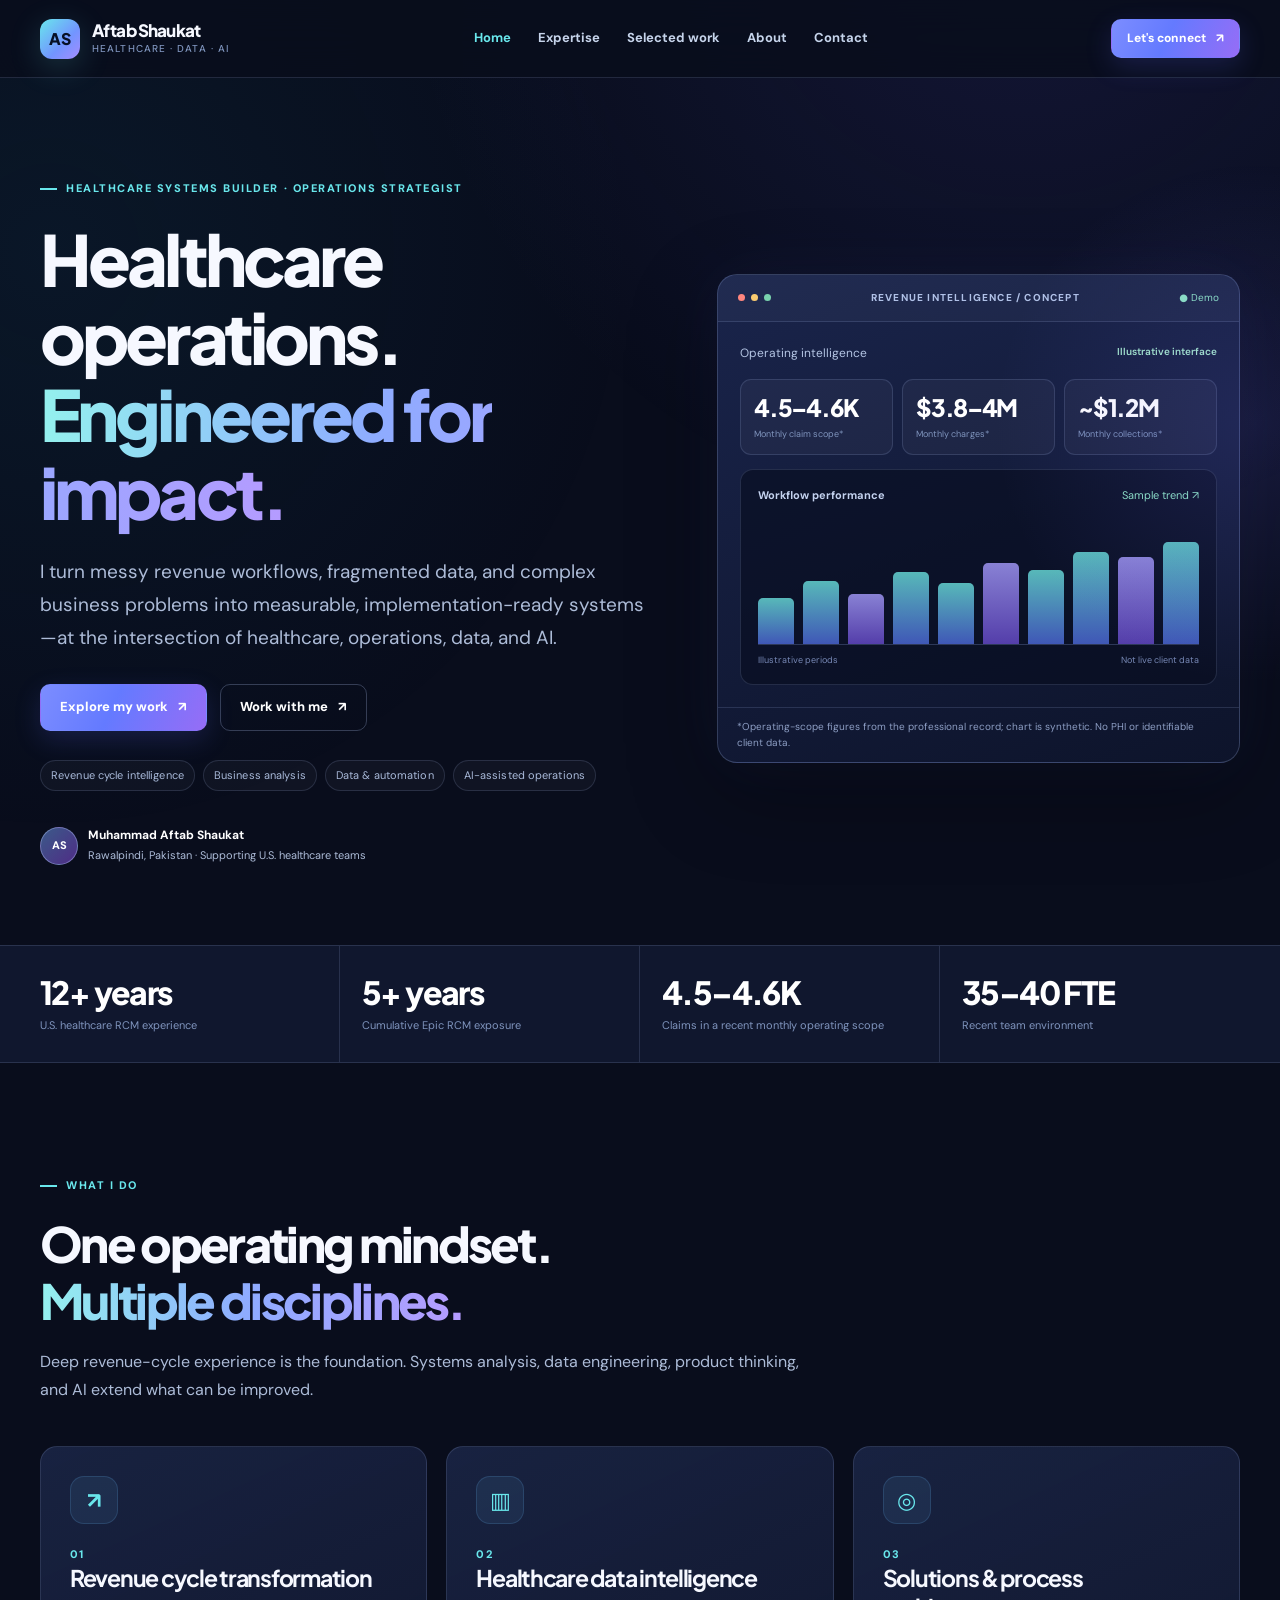
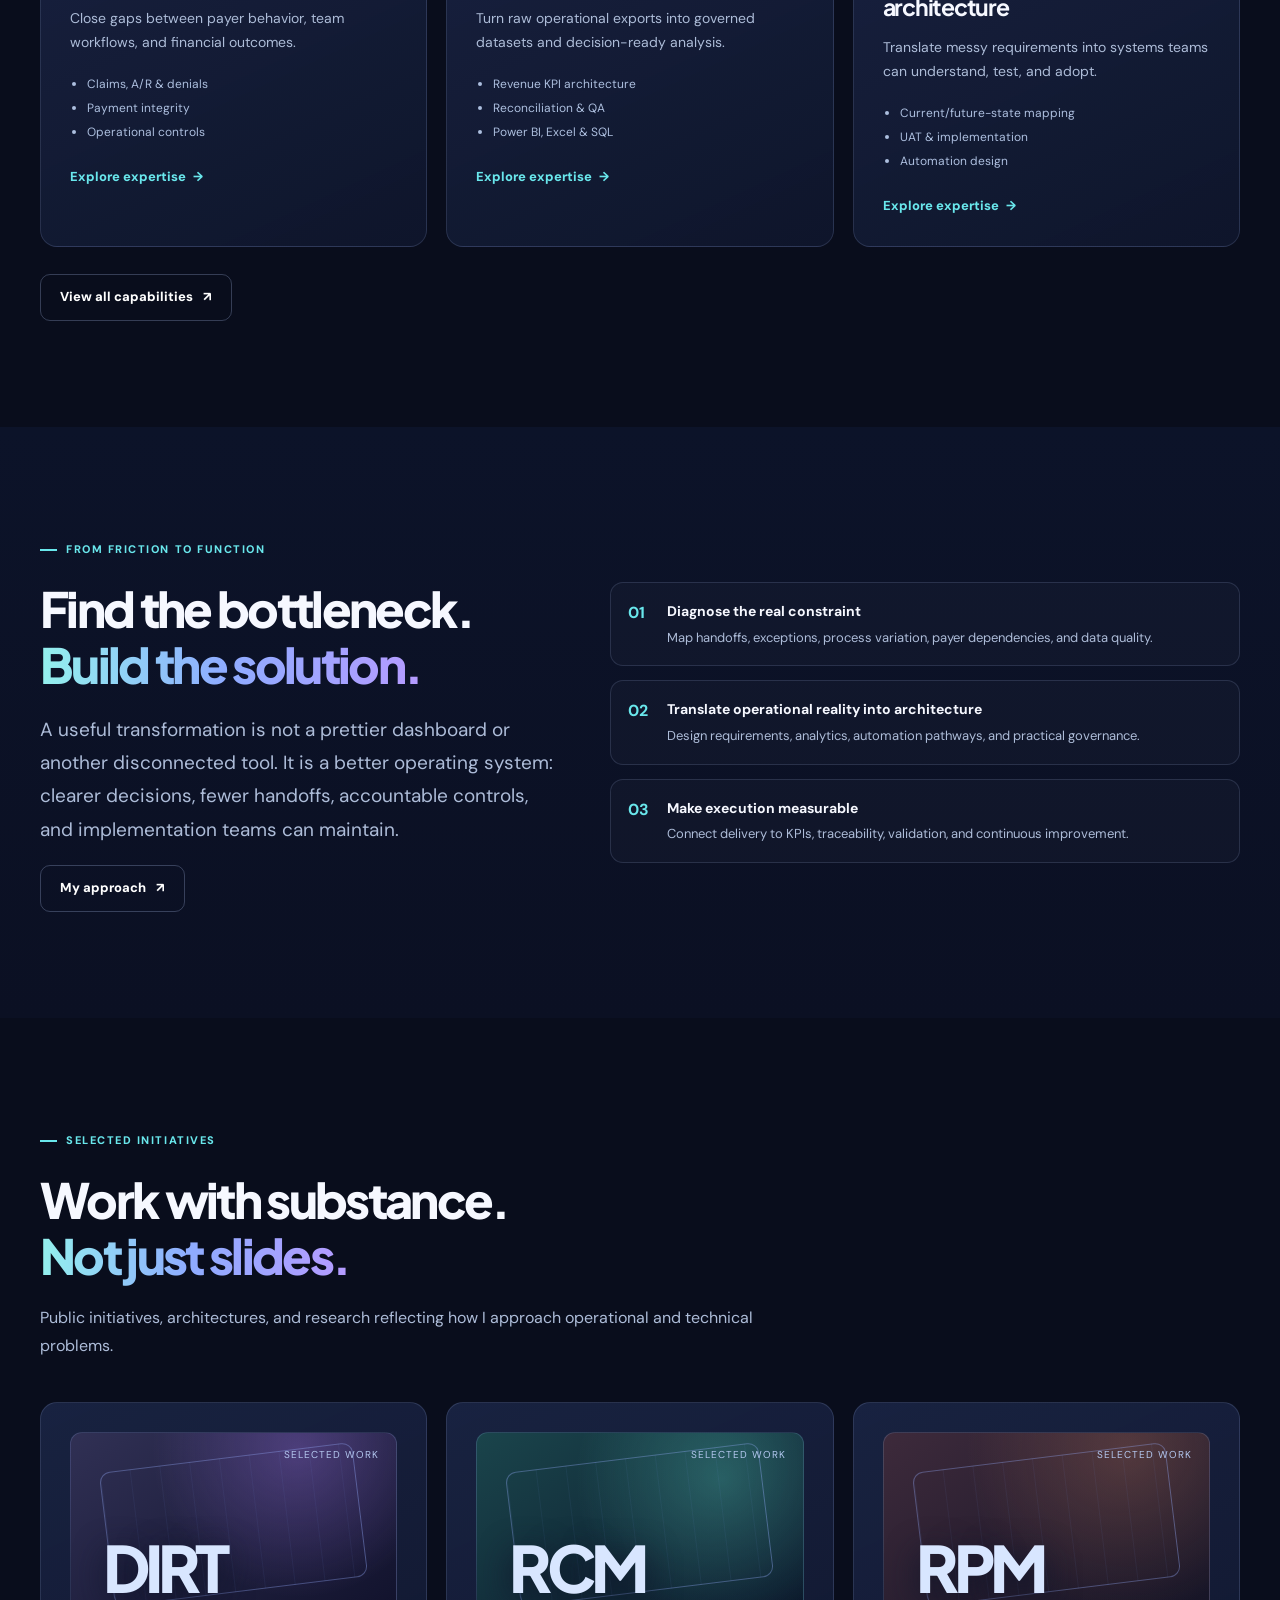
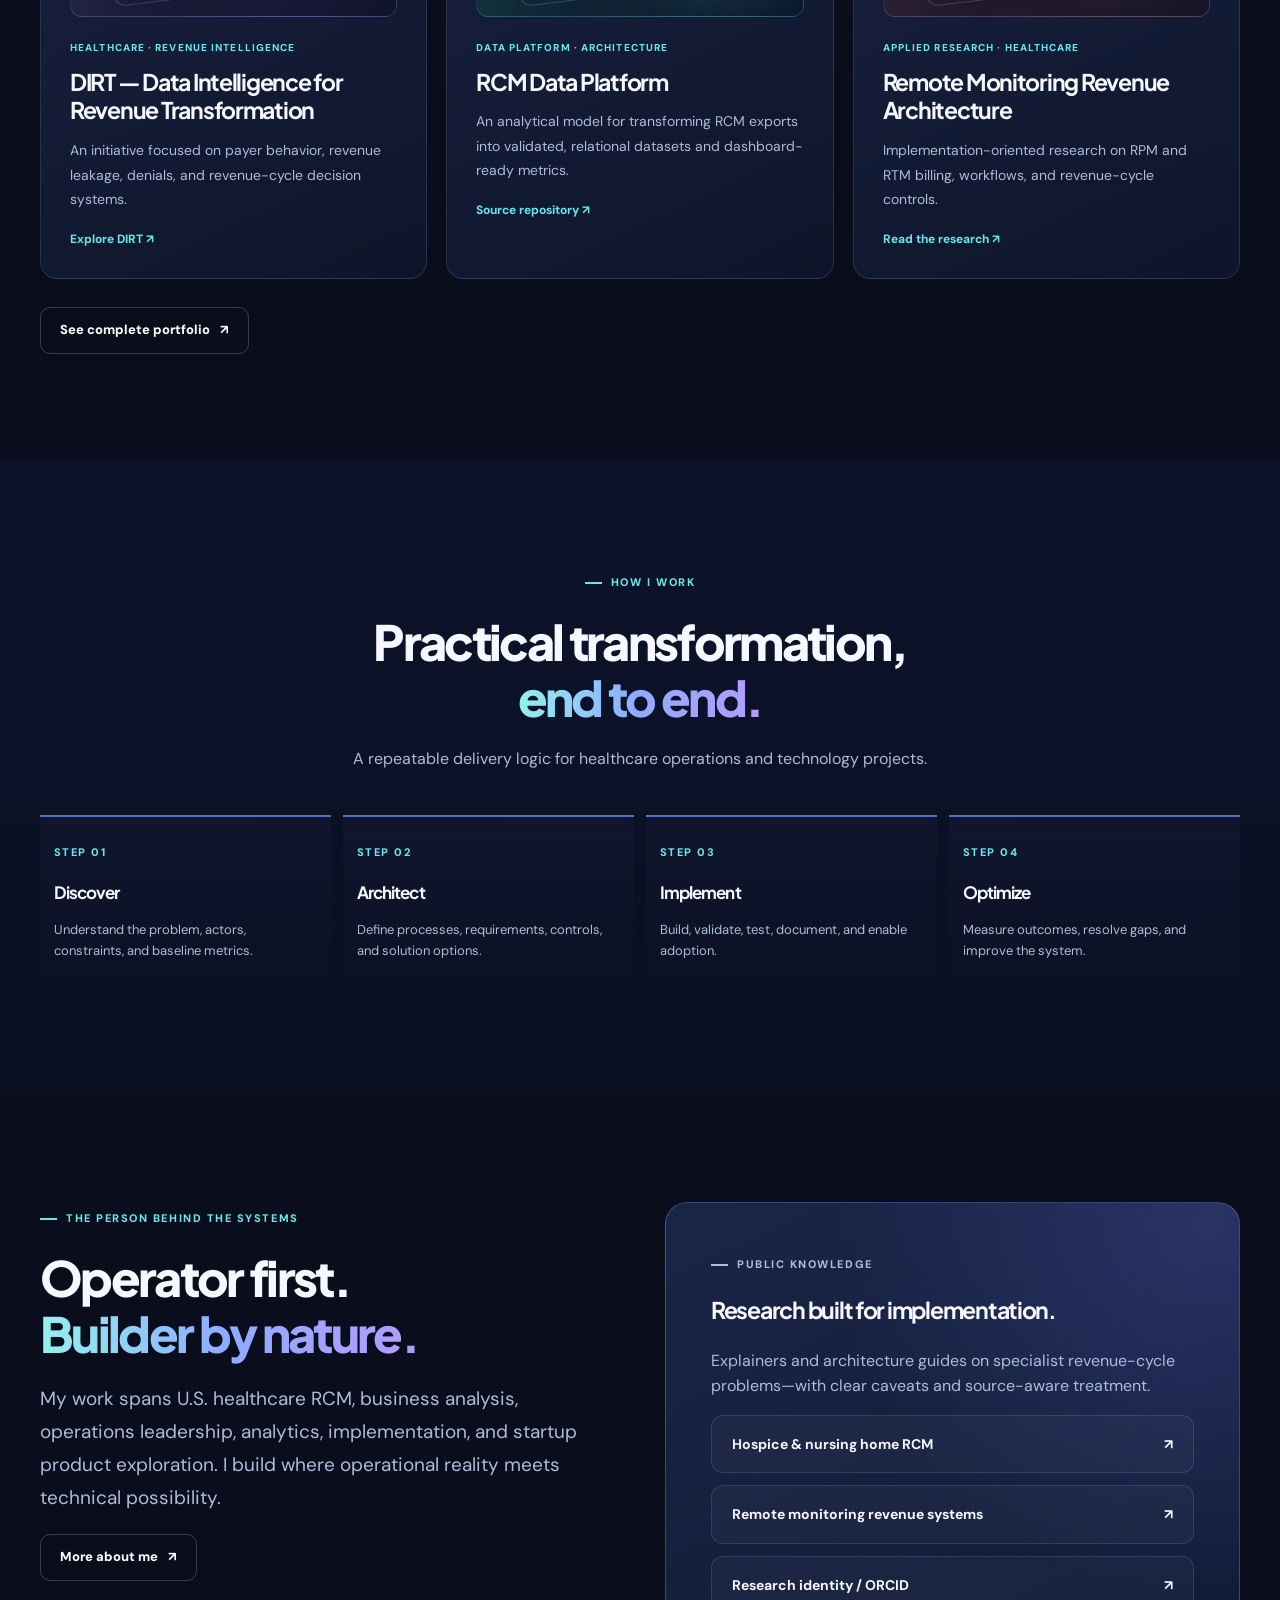
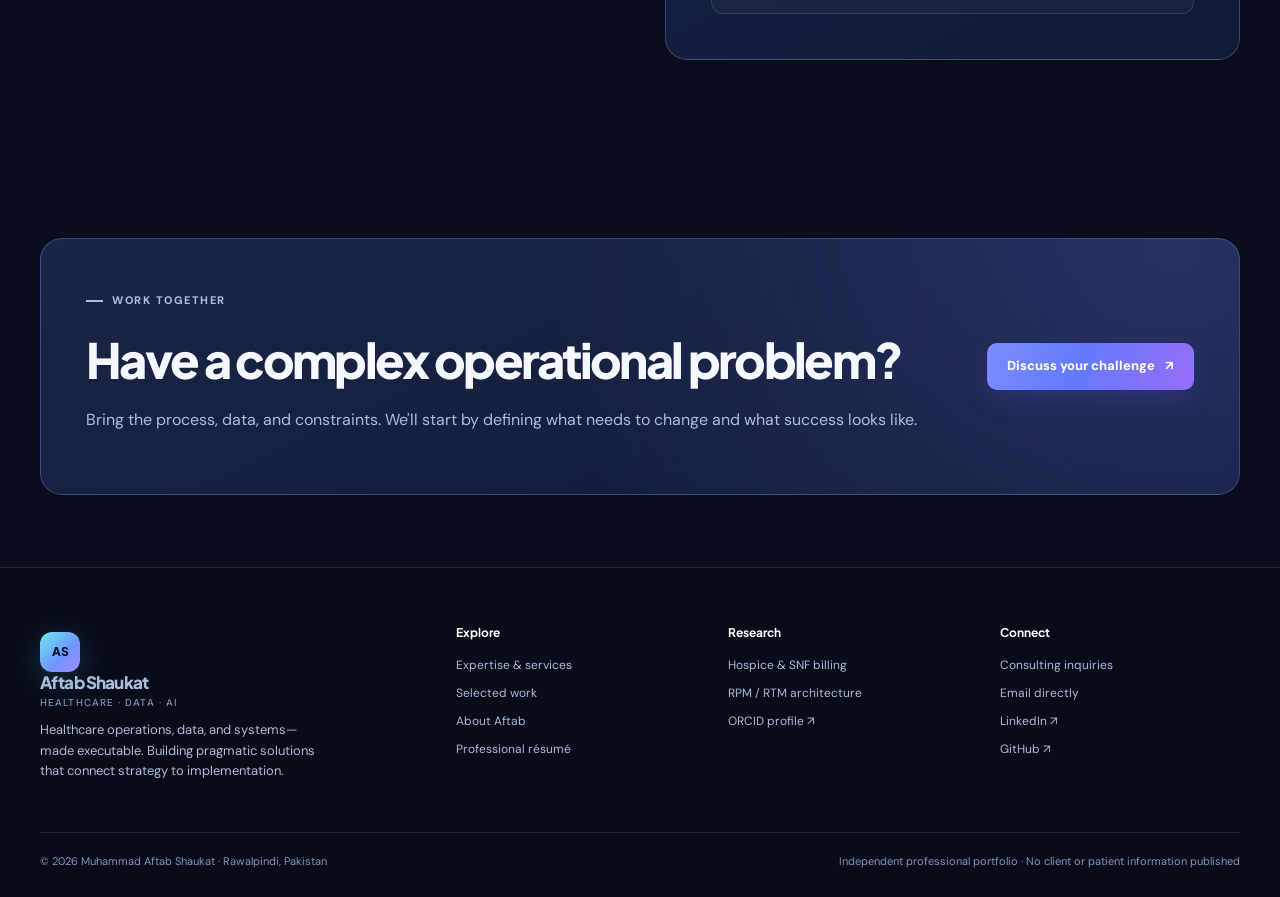
<file: index.html>
<!doctype html>
<html lang="en"><head>
<meta charset="utf-8"><meta name="viewport" content="width=device-width,initial-scale=1">
<title>Healthcare Operations, Data & AI Systems | Aftab Shaukat</title><meta name="description" content="Aftab Shaukat builds healthcare revenue intelligence, operations workflows, analytical systems and AI-assisted solutions grounded in U.S. RCM experience.">
<meta name="author" content="Muhammad Aftab Shaukat"><meta name="robots" content="index,follow,max-image-preview:large"><meta name="theme-color" content="#090d1c">
<link rel="canonical" href="https://aftabshaukat.me/"><meta property="og:type" content="website"><meta property="og:site_name" content="Aftab Shaukat"><meta property="og:title" content="Healthcare Operations, Data & AI Systems | Aftab Shaukat"><meta property="og:description" content="Aftab Shaukat builds healthcare revenue intelligence, operations workflows, analytical systems and AI-assisted solutions grounded in U.S. RCM experience."><meta property="og:url" content="https://aftabshaukat.me/"><meta name="twitter:card" content="summary">
<link rel="preconnect" href="https://fonts.googleapis.com"><link rel="preconnect" href="https://fonts.gstatic.com" crossorigin><link rel="stylesheet" href="/assets/css/portfolio-v2.css">
<script type="application/ld+json">{"@context":"https://schema.org","@graph":[{"@context":"https://schema.org","@type":"Person","@id":"https://aftabshaukat.me/#person","name":"Muhammad Aftab Shaukat","alternateName":["Aftab Shaukat","Muhammad A. Shaukat"],"url":"https://aftabshaukat.me/","email":"mailto:muhammadaftabshaukat@gmail.com","image":"https://avatars.githubusercontent.com/u/140397012?v=4","jobTitle":"Healthcare RCM & Operations Leader","homeLocation":{"@type":"Place","name":"Rawalpindi, Pakistan"},"sameAs":["https://www.linkedin.com/in/healthcare-rcm-leader/","https://github.com/aashaukatc","https://orcid.org/0009-0009-0342-9877"],"knowsAbout":["Healthcare revenue cycle management","Healthcare operations","Business analysis","Data analytics","Workflow automation","Solutions architecture","AI-assisted operations"]},{"@type":"WebSite","@id":"https://aftabshaukat.me/#website","name":"Aftab Shaukat","url":"https://aftabshaukat.me/","publisher":{"@id":"https://aftabshaukat.me/#person"}},{"@type":"WebPage","@id":"https://aftabshaukat.me/","url":"https://aftabshaukat.me/","name":"Healthcare Operations, Data & AI Systems","description":"Aftab Shaukat builds healthcare revenue intelligence, operations workflows, analytical systems and AI-assisted solutions grounded in U.S. RCM experience.","isPartOf":{"@id":"https://aftabshaukat.me/#website"},"about":{"@id":"https://aftabshaukat.me/#person"}}]}</script>
</head><body><a class="skip" href="#main">Skip to content</a><header class="site-header"><div class="container navbar">
<a href="/" class="brand" aria-label="Aftab Shaukat home"><span class="brand-mark" aria-hidden="true">AS</span><span class="brand-name">Aftab Shaukat<small>Healthcare · Data · AI</small></span></a>
<nav class="nav-menu" data-nav id="primary-nav" aria-label="Main navigation"><a href="/" aria-current="page">Home</a><a href="/services.html">Expertise</a><a href="/work.html">Selected work</a><a href="/about.html">About</a><a href="/contact.html">Contact</a></nav>
<div class="nav-actions"><a href="/contact.html" class="btn primary small">Let's connect <span aria-hidden="true">↗</span></a><button class="menu-btn" type="button" data-menu-toggle aria-label="Toggle navigation" aria-controls="primary-nav" aria-expanded="false"><svg viewBox="0 0 24 24" fill="none" stroke="currentColor" stroke-width="2" stroke-linecap="round"><path d="M4 7h16M4 12h16M4 17h16"/></svg></button></div>
</div></header><main id="main">
<section class="hero"><div class="container hero-layout"><div class="hero-copy"><p class="eyebrow">Healthcare systems builder · Operations strategist</p><h1>Healthcare operations.<br><span class="gradient-text">Engineered for impact.</span></h1><p class="lead">I turn messy revenue workflows, fragmented data, and complex business problems into measurable, implementation-ready systems—at the intersection of healthcare, operations, data, and AI.</p><div class="hero-cta"><a class="btn primary" href="/work.html">Explore my work <span class="arrow" aria-hidden="true">↗</span></a><a class="btn ghost" href="/contact.html">Work with me <span class="arrow" aria-hidden="true">↗</span></a></div><div class="hero-tags"><span class="tag">Revenue cycle intelligence</span><span class="tag">Business analysis</span><span class="tag">Data & automation</span><span class="tag">AI-assisted operations</span></div><div class="hero-avatar"><div class="avatar-initials" aria-hidden="true">AS</div><div class="avatar-details"><strong>Muhammad Aftab Shaukat</strong><span>Rawalpindi, Pakistan · Supporting U.S. healthcare teams</span></div></div></div><div class="hero-visual"><div class="window" aria-label="Illustrative RCM intelligence dashboard using synthetic example chart data"><div class="window-top"><span class="dots" aria-hidden="true"><i></i><i></i><i></i></span><span class="window-kicker">Revenue intelligence / Concept</span><span style="color:#8ce3c3;font-size:10px">● Demo</span></div><div class="window-body"><div class="data-title">Operating intelligence <strong>Illustrative interface</strong></div><div class="metric-grid"><div class="metric"><strong>4.5–4.6K</strong><span>Monthly claim scope*</span></div><div class="metric"><strong>$3.8–4M</strong><span>Monthly charges*</span></div><div class="metric"><strong>~$1.2M</strong><span>Monthly collections*</span></div></div><div class="chart-shell"><div class="chart-head"><b>Workflow performance</b><span>Sample trend ↗</span></div><div class="bar-chart" role="img" aria-label="Illustrative upward and variable bar trend; synthetic visualization"><div style="--h:38%"></div><div style="--h:52%"></div><div style="--h:41%"></div><div style="--h:59%"></div><div style="--h:50%"></div><div style="--h:67%"></div><div style="--h:61%"></div><div style="--h:76%"></div><div style="--h:72%"></div><div style="--h:84%"></div></div><div class="chart-foot"><span>Illustrative periods</span><span>Not live client data</span></div></div></div><div class="window-note">*Operating-scope figures from the professional record; chart is synthetic. No PHI or identifiable client data.</div></div></div></div></section>
<div class="proof-strip"><div class="container proof-grid"><div><strong>12+ years</strong><span>U.S. healthcare RCM experience</span></div><div><strong>5+ years</strong><span>Cumulative Epic RCM exposure</span></div><div><strong>4.5–4.6K</strong><span>Claims in a recent monthly operating scope</span></div><div><strong>35–40 FTE</strong><span>Recent team environment</span></div></div></div>
<section class="section" id="expertise"><div class="container"><div class="section-head"><p class="eyebrow">What I do</p><h2>One operating mindset.<br><span class="gradient-text">Multiple disciplines.</span></h2><p>Deep revenue-cycle experience is the foundation. Systems analysis, data engineering, product thinking, and AI extend what can be improved.</p></div><div class="card-grid"><article class="card fade-in"><div class="iconbox" aria-hidden="true">↗</div><div class="number">01</div><h3>Revenue cycle transformation</h3><p>Close gaps between payer behavior, team workflows, and financial outcomes.</p><ul><li>Claims, A/R & denials</li><li>Payment integrity</li><li>Operational controls</li></ul><p style="margin:20px 0 0"><a class="text-link" href="/services.html">Explore expertise <span class="arrow" aria-hidden="true">→</span></a></p></article><article class="card fade-in"><div class="iconbox" aria-hidden="true">▥</div><div class="number">02</div><h3>Healthcare data intelligence</h3><p>Turn raw operational exports into governed datasets and decision-ready analysis.</p><ul><li>Revenue KPI architecture</li><li>Reconciliation & QA</li><li>Power BI, Excel & SQL</li></ul><p style="margin:20px 0 0"><a class="text-link" href="/services.html">Explore expertise <span class="arrow" aria-hidden="true">→</span></a></p></article><article class="card fade-in"><div class="iconbox" aria-hidden="true">◎</div><div class="number">03</div><h3>Solutions & process architecture</h3><p>Translate messy requirements into systems teams can understand, test, and adopt.</p><ul><li>Current/future-state mapping</li><li>UAT & implementation</li><li>Automation design</li></ul><p style="margin:20px 0 0"><a class="text-link" href="/services.html">Explore expertise <span class="arrow" aria-hidden="true">→</span></a></p></article></div><div style="margin-top:27px"><a class="btn ghost" href="/services.html">View all capabilities <span class="arrow" aria-hidden="true">↗</span></a></div></div></section>
<section class="section alt"><div class="container feature-layout"><div><p class="eyebrow">From friction to function</p><h2>Find the bottleneck.<br><span class="gradient-text">Build the solution.</span></h2><p class="lead">A useful transformation is not a prettier dashboard or another disconnected tool. It is a better operating system: clearer decisions, fewer handoffs, accountable controls, and implementation teams can maintain.</p><a class="btn ghost" href="/about.html">My approach <span class="arrow" aria-hidden="true">↗</span></a></div><div class="feature-list"><div class="feature-item"><b>01</b><div><strong>Diagnose the real constraint</strong><p>Map handoffs, exceptions, process variation, payer dependencies, and data quality.</p></div></div><div class="feature-item"><b>02</b><div><strong>Translate operational reality into architecture</strong><p>Design requirements, analytics, automation pathways, and practical governance.</p></div></div><div class="feature-item"><b>03</b><div><strong>Make execution measurable</strong><p>Connect delivery to KPIs, traceability, validation, and continuous improvement.</p></div></div></div></div></section>
<section class="section" id="work"><div class="container"><div class="section-head"><p class="eyebrow">Selected initiatives</p><h2>Work with substance.<br><span class="gradient-text">Not just slides.</span></h2><p>Public initiatives, architectures, and research reflecting how I approach operational and technical problems.</p></div><div class="card-grid"><article class="card fade-in" data-category="healthcare data"><div class="project-visual violet" data-letter="DIRT" role="img" aria-label="Abstract visual identity for DIRT — Data Intelligence for Revenue Transformation"><span class="visual-kicker">Selected work</span></div><div class="project-top"><span class="project-type">Healthcare · Revenue intelligence</span></div><h3 style="margin-top:12px">DIRT — Data Intelligence for Revenue Transformation</h3><p>An initiative focused on payer behavior, revenue leakage, denials, and revenue-cycle decision systems.</p><div class="project-links"><a href="https://dirtrcm.com/" target="_blank" rel="noopener noreferrer">Explore DIRT ↗</a></div></article><article class="card fade-in" data-category="data systems"><div class="project-visual teal" data-letter="RCM" role="img" aria-label="Abstract visual identity for RCM Data Platform"><span class="visual-kicker">Selected work</span></div><div class="project-top"><span class="project-type">Data platform · Architecture</span></div><h3 style="margin-top:12px">RCM Data Platform</h3><p>An analytical model for transforming RCM exports into validated, relational datasets and dashboard-ready metrics.</p><div class="project-links"><a href="https://github.com/aashaukatc/rcm-data-platform" target="_blank" rel="noopener noreferrer">Source repository ↗</a></div></article><article class="card fade-in" data-category="healthcare research"><div class="project-visual warm" data-letter="RPM" role="img" aria-label="Abstract visual identity for Remote Monitoring Revenue Architecture"><span class="visual-kicker">Selected work</span></div><div class="project-top"><span class="project-type">Applied research · Healthcare</span></div><h3 style="margin-top:12px">Remote Monitoring Revenue Architecture</h3><p>Implementation-oriented research on RPM and RTM billing, workflows, and revenue-cycle controls.</p><div class="project-links"><a href="/remote-monitoring-rcm-architecture.html" >Read the research ↗</a></div></article></div><div style="margin-top:28px"><a class="btn ghost" href="/work.html">See complete portfolio <span class="arrow" aria-hidden="true">↗</span></a></div></div></section>
<section class="section alt" id="method"><div class="container"><div class="section-head center"><p class="eyebrow">How I work</p><h2>Practical transformation,<br><span class="gradient-text">end to end.</span></h2><p>A repeatable delivery logic for healthcare operations and technology projects.</p></div><div class="workflow"><div class="step"><span class="number">STEP 01</span><h3>Discover</h3><p>Understand the problem, actors, constraints, and baseline metrics.</p></div><div class="step"><span class="number">STEP 02</span><h3>Architect</h3><p>Define processes, requirements, controls, and solution options.</p></div><div class="step"><span class="number">STEP 03</span><h3>Implement</h3><p>Build, validate, test, document, and enable adoption.</p></div><div class="step"><span class="number">STEP 04</span><h3>Optimize</h3><p>Measure outcomes, resolve gaps, and improve the system.</p></div></div></div></section>
<section class="section"><div class="container split"><div><p class="eyebrow">The person behind the systems</p><h2>Operator first.<br><span class="gradient-text">Builder by nature.</span></h2><p class="lead">My work spans U.S. healthcare RCM, business analysis, operations leadership, analytics, implementation, and startup product exploration. I build where operational reality meets technical possibility.</p><a class="btn ghost" href="/about.html">More about me <span class="arrow" aria-hidden="true">↗</span></a></div><div class="callout"><p class="eyebrow">Public knowledge</p><h3>Research built for implementation.</h3><p>Explainers and architecture guides on specialist revenue-cycle problems—with clear caveats and source-aware treatment.</p><div class="list-links"><a href="/hospice-nursing-home-billing-rcm.html">Hospice & nursing home RCM <span>↗</span></a><a href="/remote-monitoring-rcm-architecture.html">Remote monitoring revenue systems <span>↗</span></a><a href="https://orcid.org/0009-0009-0342-9877" target="_blank" rel="noopener noreferrer">Research identity / ORCID <span>↗</span></a></div></div></div></section>
<section class="section narrow"><div class="container"><div class="callout big"><div><p class="eyebrow">Work together</p><h2>Have a complex operational problem?</h2><p>Bring the process, data, and constraints. We'll start by defining what needs to change and what success looks like.</p></div><div><a class="btn primary" href="/contact.html">Discuss your challenge <span class="arrow" aria-hidden="true">↗</span></a></div></div></div></section></main><footer class="site-footer"><div class="container"><div class="footer-grid"><div><a href="/" class="brand"><span class="brand-mark" aria-hidden="true">AS</span><span class="brand-name">Aftab Shaukat<small>Healthcare · Data · AI</small></span></a><p>Healthcare operations, data, and systems—made executable. Building pragmatic solutions that connect strategy to implementation.</p></div>
<div><h4>Explore</h4><a href="/services.html">Expertise & services</a><a href="/work.html">Selected work</a><a href="/about.html">About Aftab</a><a href="/resume.html">Professional résumé</a></div>
<div><h4>Research</h4><a href="/hospice-nursing-home-billing-rcm.html">Hospice & SNF billing</a><a href="/remote-monitoring-rcm-architecture.html">RPM / RTM architecture</a><a href="https://orcid.org/0009-0009-0342-9877" target="_blank" rel="noopener noreferrer">ORCID profile ↗</a></div>
<div><h4>Connect</h4><a href="/contact.html">Consulting inquiries</a><a href="mailto:muhammadaftabshaukat@gmail.com">Email directly</a><a href="https://www.linkedin.com/in/healthcare-rcm-leader/" target="_blank" rel="noopener noreferrer">LinkedIn ↗</a><a href="https://github.com/aashaukatc" target="_blank" rel="noopener noreferrer">GitHub ↗</a></div>
</div><div class="footer-bottom"><span>© <span data-year>2026</span> Muhammad Aftab Shaukat · Rawalpindi, Pakistan</span><span>Independent professional portfolio · No client or patient information published</span></div></div></footer><script defer src="/assets/js/portfolio-v2.js"></script></body></html>
</file>
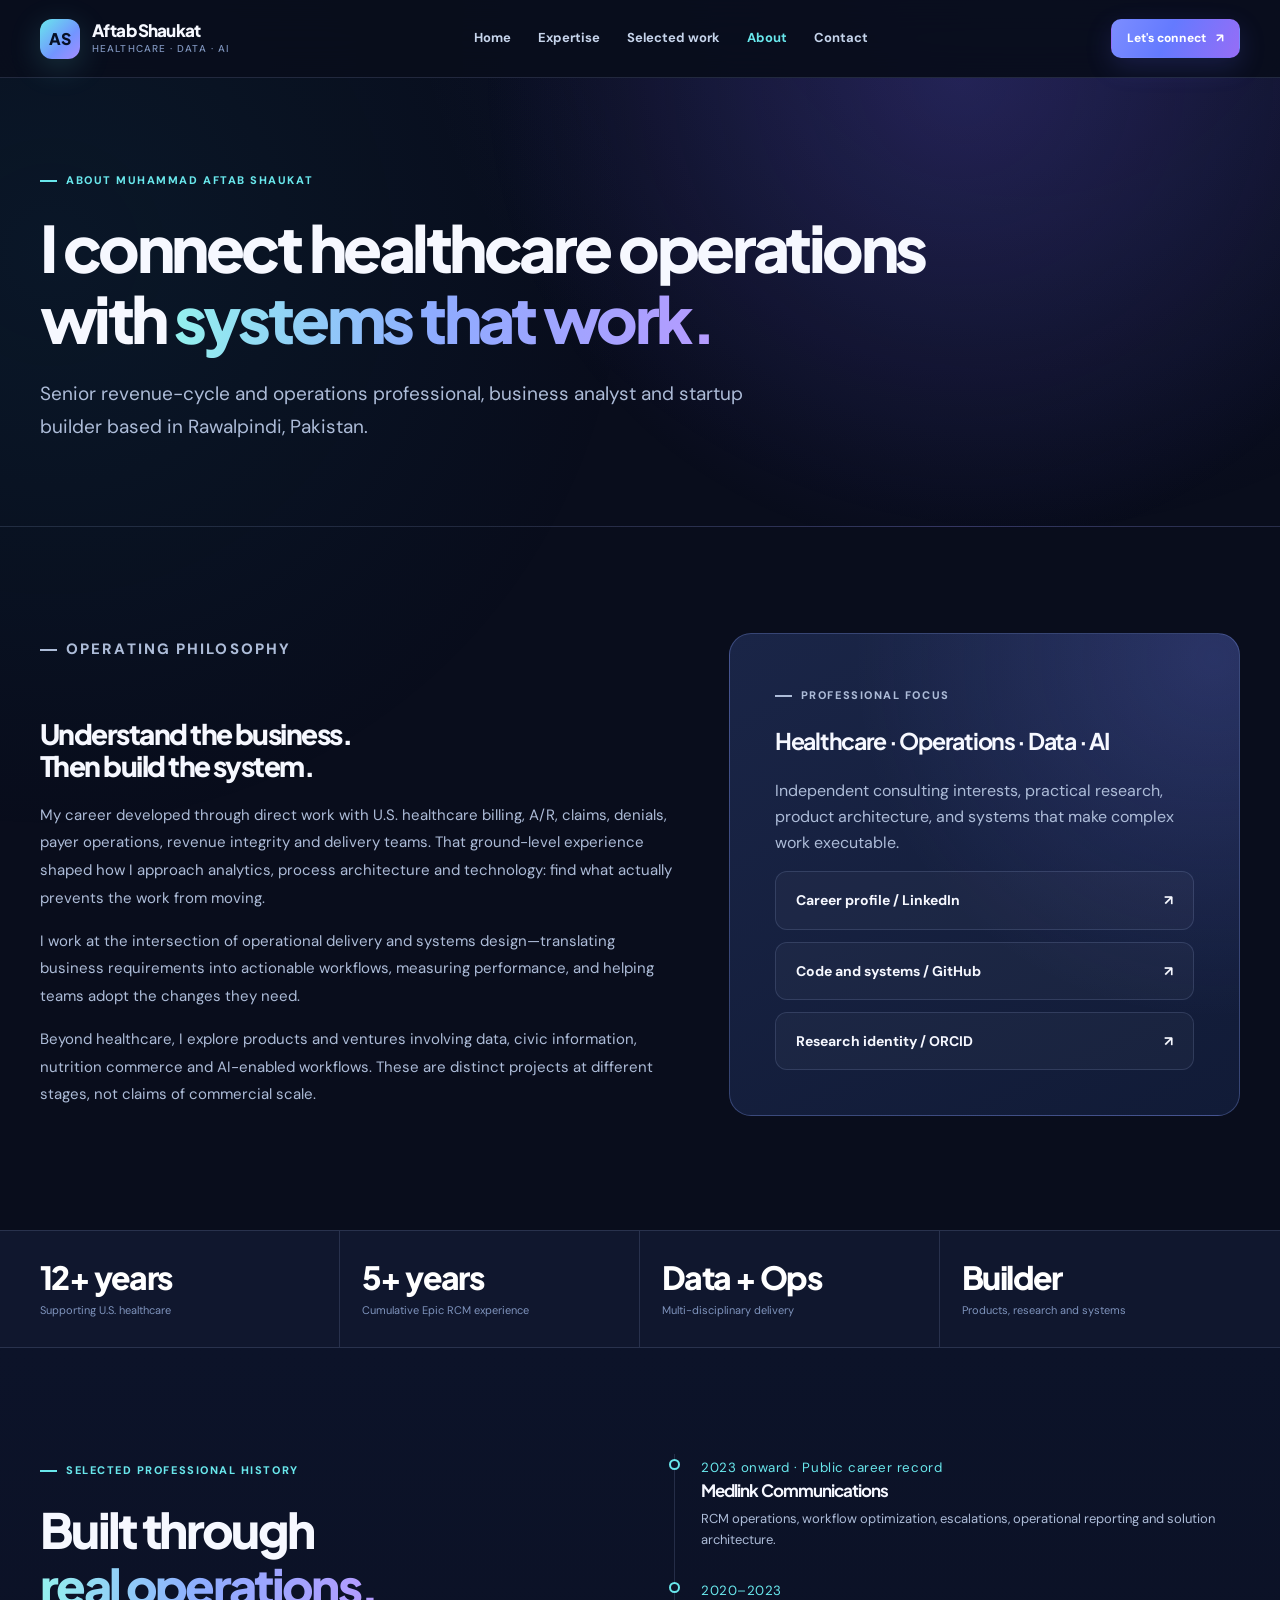
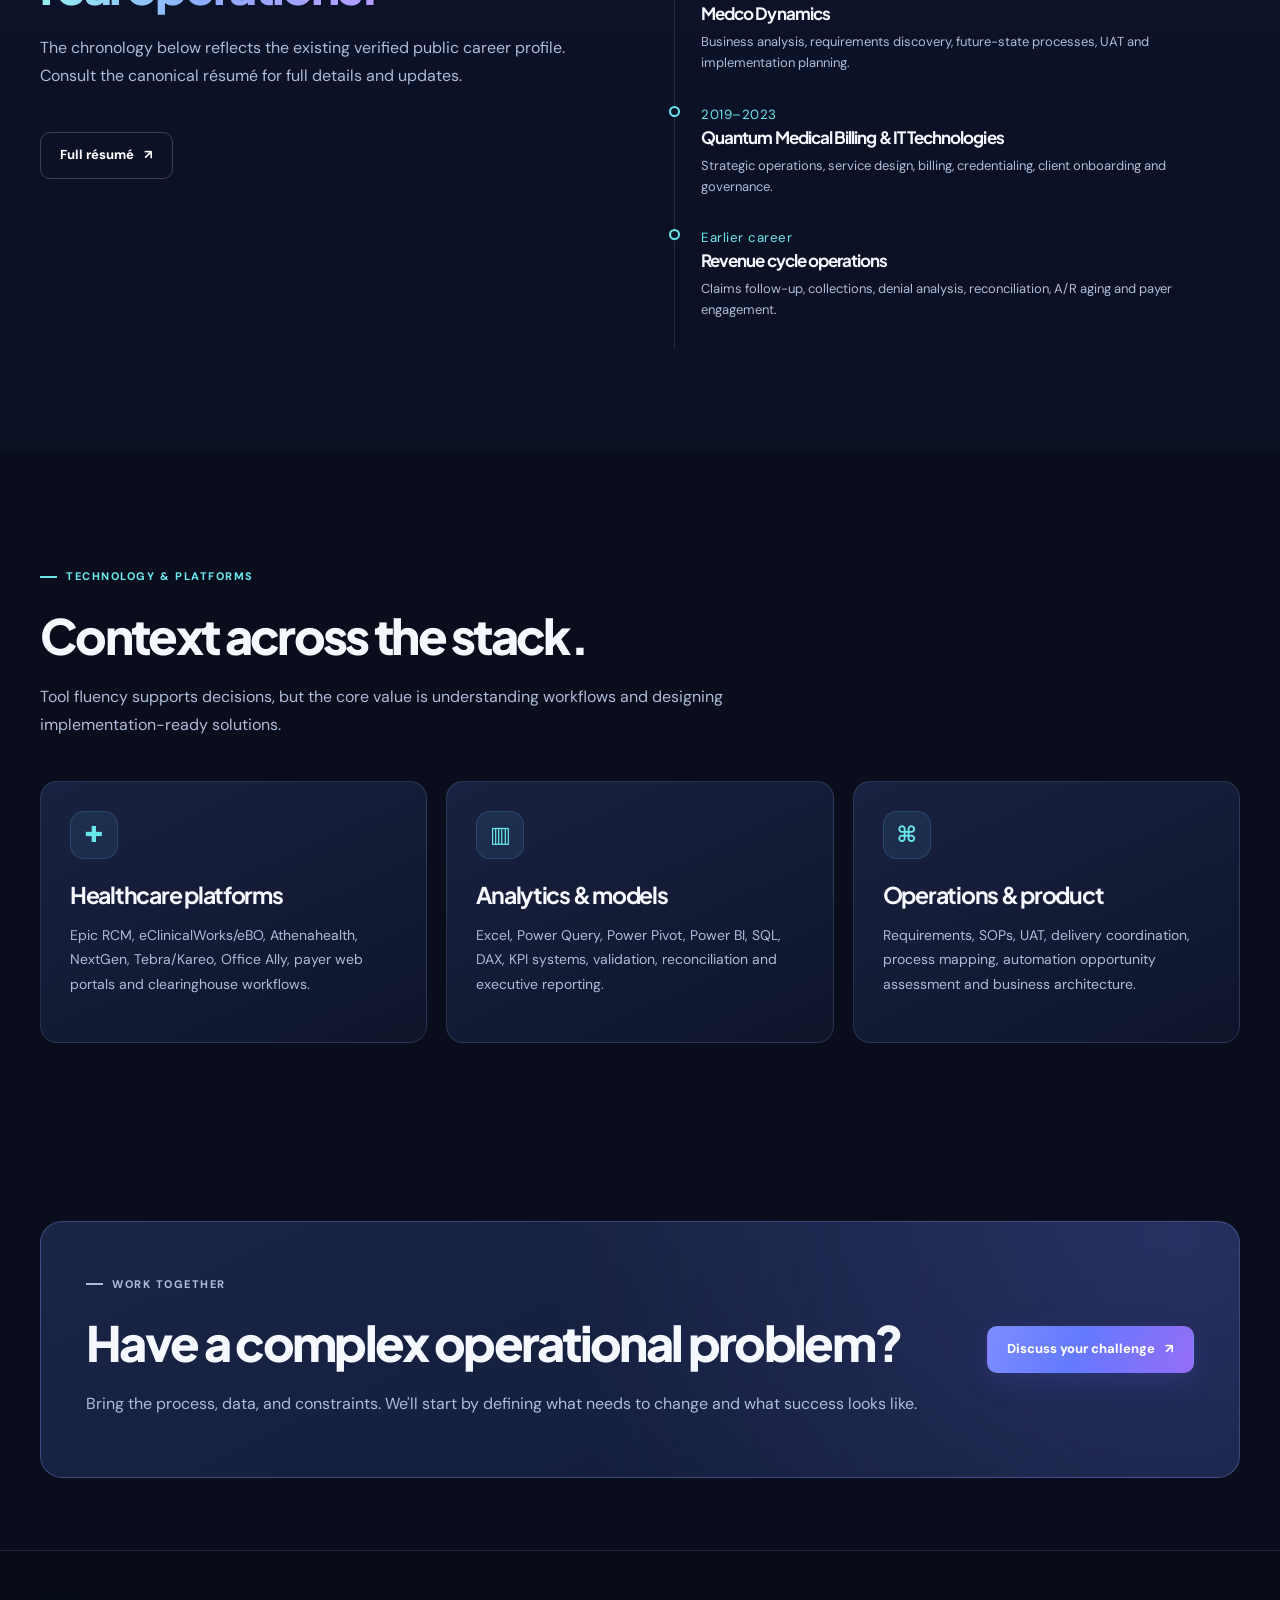
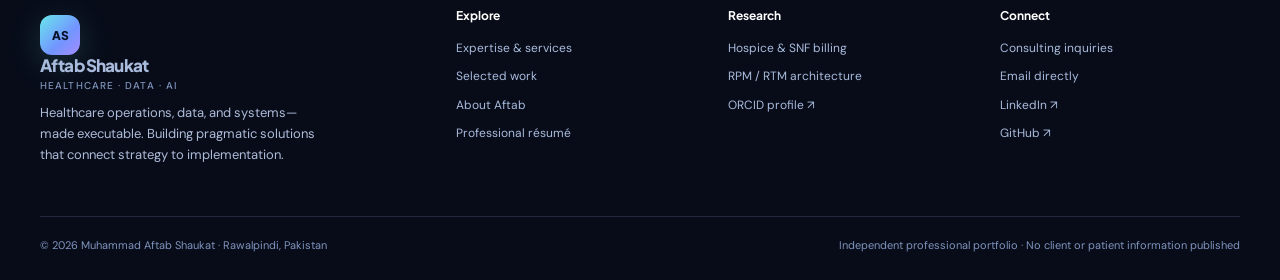
<file: about.html>
<!doctype html>
<html lang="en"><head>
<meta charset="utf-8"><meta name="viewport" content="width=device-width,initial-scale=1">
<title>About Muhammad Aftab Shaukat | Aftab Shaukat</title><meta name="description" content="Background, operating philosophy and career experience of Muhammad Aftab Shaukat: healthcare RCM leader, business analyst and systems builder.">
<meta name="author" content="Muhammad Aftab Shaukat"><meta name="robots" content="index,follow,max-image-preview:large"><meta name="theme-color" content="#090d1c">
<link rel="canonical" href="https://aftabshaukat.me/about.html"><meta property="og:type" content="website"><meta property="og:site_name" content="Aftab Shaukat"><meta property="og:title" content="About Muhammad Aftab Shaukat | Aftab Shaukat"><meta property="og:description" content="Background, operating philosophy and career experience of Muhammad Aftab Shaukat: healthcare RCM leader, business analyst and systems builder."><meta property="og:url" content="https://aftabshaukat.me/about.html"><meta name="twitter:card" content="summary">
<link rel="preconnect" href="https://fonts.googleapis.com"><link rel="preconnect" href="https://fonts.gstatic.com" crossorigin><link rel="stylesheet" href="/assets/css/portfolio-v2.css">
<script type="application/ld+json">{"@context":"https://schema.org","@graph":[{"@context":"https://schema.org","@type":"Person","@id":"https://aftabshaukat.me/#person","name":"Muhammad Aftab Shaukat","alternateName":["Aftab Shaukat","Muhammad A. Shaukat"],"url":"https://aftabshaukat.me/","email":"mailto:muhammadaftabshaukat@gmail.com","image":"https://avatars.githubusercontent.com/u/140397012?v=4","jobTitle":"Healthcare RCM & Operations Leader","homeLocation":{"@type":"Place","name":"Rawalpindi, Pakistan"},"sameAs":["https://www.linkedin.com/in/healthcare-rcm-leader/","https://github.com/aashaukatc","https://orcid.org/0009-0009-0342-9877"],"knowsAbout":["Healthcare revenue cycle management","Healthcare operations","Business analysis","Data analytics","Workflow automation","Solutions architecture","AI-assisted operations"]},{"@type":"WebSite","@id":"https://aftabshaukat.me/#website","name":"Aftab Shaukat","url":"https://aftabshaukat.me/","publisher":{"@id":"https://aftabshaukat.me/#person"}},{"@type":"WebPage","@id":"https://aftabshaukat.me/about.html","url":"https://aftabshaukat.me/about.html","name":"About Muhammad Aftab Shaukat","description":"Background, operating philosophy and career experience of Muhammad Aftab Shaukat: healthcare RCM leader, business analyst and systems builder.","isPartOf":{"@id":"https://aftabshaukat.me/#website"},"about":{"@id":"https://aftabshaukat.me/#person"}}]}</script>
</head><body><a class="skip" href="#main">Skip to content</a><header class="site-header"><div class="container navbar">
<a href="/" class="brand" aria-label="Aftab Shaukat home"><span class="brand-mark" aria-hidden="true">AS</span><span class="brand-name">Aftab Shaukat<small>Healthcare · Data · AI</small></span></a>
<nav class="nav-menu" data-nav id="primary-nav" aria-label="Main navigation"><a href="/">Home</a><a href="/services.html">Expertise</a><a href="/work.html">Selected work</a><a href="/about.html" aria-current="page">About</a><a href="/contact.html">Contact</a></nav>
<div class="nav-actions"><a href="/contact.html" class="btn primary small">Let's connect <span aria-hidden="true">↗</span></a><button class="menu-btn" type="button" data-menu-toggle aria-label="Toggle navigation" aria-controls="primary-nav" aria-expanded="false"><svg viewBox="0 0 24 24" fill="none" stroke="currentColor" stroke-width="2" stroke-linecap="round"><path d="M4 7h16M4 12h16M4 17h16"/></svg></button></div>
</div></header><main id="main">
<section class="page-hero"><div class="container"><p class="eyebrow">About Muhammad Aftab Shaukat</p><h1>I connect healthcare operations<br>with <span class="gradient-text">systems that work.</span></h1><p class="lead">Senior revenue-cycle and operations professional, business analyst and startup builder based in Rawalpindi, Pakistan.</p></div></section>
<section class="section"><div class="container intro-grid"><div class="prose"><p class="eyebrow">Operating philosophy</p><h2>Understand the business.<br>Then build the system.</h2><p>My career developed through direct work with U.S. healthcare billing, A/R, claims, denials, payer operations, revenue integrity and delivery teams. That ground-level experience shaped how I approach analytics, process architecture and technology: find what actually prevents the work from moving.</p><p>I work at the intersection of operational delivery and systems design—translating business requirements into actionable workflows, measuring performance, and helping teams adopt the changes they need.</p><p>Beyond healthcare, I explore products and ventures involving data, civic information, nutrition commerce and AI-enabled workflows. These are distinct projects at different stages, not claims of commercial scale.</p></div><div class="callout"><p class="eyebrow">Professional focus</p><h3>Healthcare · Operations · Data · AI</h3><p>Independent consulting interests, practical research, product architecture, and systems that make complex work executable.</p><div class="list-links"><a href="https://www.linkedin.com/in/healthcare-rcm-leader/" target="_blank" rel="noopener noreferrer">Career profile / LinkedIn <span>↗</span></a><a href="https://github.com/aashaukatc" target="_blank" rel="noopener noreferrer">Code and systems / GitHub <span>↗</span></a><a href="https://orcid.org/0009-0009-0342-9877" target="_blank" rel="noopener noreferrer">Research identity / ORCID <span>↗</span></a></div></div></div></section>
<div class="proof-strip"><div class="container proof-grid"><div><strong>12+ years</strong><span>Supporting U.S. healthcare</span></div><div><strong>5+ years</strong><span>Cumulative Epic RCM experience</span></div><div><strong>Data + Ops</strong><span>Multi-disciplinary delivery</span></div><div><strong>Builder</strong><span>Products, research and systems</span></div></div></div>
<section class="section alt"><div class="container split"><div><div class="section-head"><p class="eyebrow">Selected professional history</p><h2>Built through<br><span class="gradient-text">real operations.</span></h2><p>The chronology below reflects the existing verified public career profile. Consult the canonical résumé for full details and updates.</p></div><a class="btn ghost" href="/resume.html">Full résumé <span class="arrow" aria-hidden="true">↗</span></a></div><div class="timeline"><div class="time-item"><small>2023 onward · Public career record</small><h3>Medlink Communications</h3><p>RCM operations, workflow optimization, escalations, operational reporting and solution architecture.</p></div><div class="time-item"><small>2020–2023</small><h3>Medco Dynamics</h3><p>Business analysis, requirements discovery, future-state processes, UAT and implementation planning.</p></div><div class="time-item"><small>2019–2023</small><h3>Quantum Medical Billing & IT Technologies</h3><p>Strategic operations, service design, billing, credentialing, client onboarding and governance.</p></div><div class="time-item"><small>Earlier career</small><h3>Revenue cycle operations</h3><p>Claims follow-up, collections, denial analysis, reconciliation, A/R aging and payer engagement.</p></div></div></div></section>
<section class="section"><div class="container"><div class="section-head"><p class="eyebrow">Technology & platforms</p><h2>Context across the stack.</h2><p>Tool fluency supports decisions, but the core value is understanding workflows and designing implementation-ready solutions.</p></div><div class="card-grid"><div class="card"><div class="iconbox">✚</div><h3>Healthcare platforms</h3><p>Epic RCM, eClinicalWorks/eBO, Athenahealth, NextGen, Tebra/Kareo, Office Ally, payer web portals and clearinghouse workflows.</p></div><div class="card"><div class="iconbox">▥</div><h3>Analytics & models</h3><p>Excel, Power Query, Power Pivot, Power BI, SQL, DAX, KPI systems, validation, reconciliation and executive reporting.</p></div><div class="card"><div class="iconbox">⌘</div><h3>Operations & product</h3><p>Requirements, SOPs, UAT, delivery coordination, process mapping, automation opportunity assessment and business architecture.</p></div></div></div></section>
<section class="section narrow"><div class="container"><div class="callout big"><div><p class="eyebrow">Work together</p><h2>Have a complex operational problem?</h2><p>Bring the process, data, and constraints. We'll start by defining what needs to change and what success looks like.</p></div><div><a class="btn primary" href="/contact.html">Discuss your challenge <span class="arrow" aria-hidden="true">↗</span></a></div></div></div></section></main><footer class="site-footer"><div class="container"><div class="footer-grid"><div><a href="/" class="brand"><span class="brand-mark" aria-hidden="true">AS</span><span class="brand-name">Aftab Shaukat<small>Healthcare · Data · AI</small></span></a><p>Healthcare operations, data, and systems—made executable. Building pragmatic solutions that connect strategy to implementation.</p></div>
<div><h4>Explore</h4><a href="/services.html">Expertise & services</a><a href="/work.html">Selected work</a><a href="/about.html">About Aftab</a><a href="/resume.html">Professional résumé</a></div>
<div><h4>Research</h4><a href="/hospice-nursing-home-billing-rcm.html">Hospice & SNF billing</a><a href="/remote-monitoring-rcm-architecture.html">RPM / RTM architecture</a><a href="https://orcid.org/0009-0009-0342-9877" target="_blank" rel="noopener noreferrer">ORCID profile ↗</a></div>
<div><h4>Connect</h4><a href="/contact.html">Consulting inquiries</a><a href="mailto:muhammadaftabshaukat@gmail.com">Email directly</a><a href="https://www.linkedin.com/in/healthcare-rcm-leader/" target="_blank" rel="noopener noreferrer">LinkedIn ↗</a><a href="https://github.com/aashaukatc" target="_blank" rel="noopener noreferrer">GitHub ↗</a></div>
</div><div class="footer-bottom"><span>© <span data-year>2026</span> Muhammad Aftab Shaukat · Rawalpindi, Pakistan</span><span>Independent professional portfolio · No client or patient information published</span></div></div></footer><script defer src="/assets/js/portfolio-v2.js"></script></body></html>
</file>
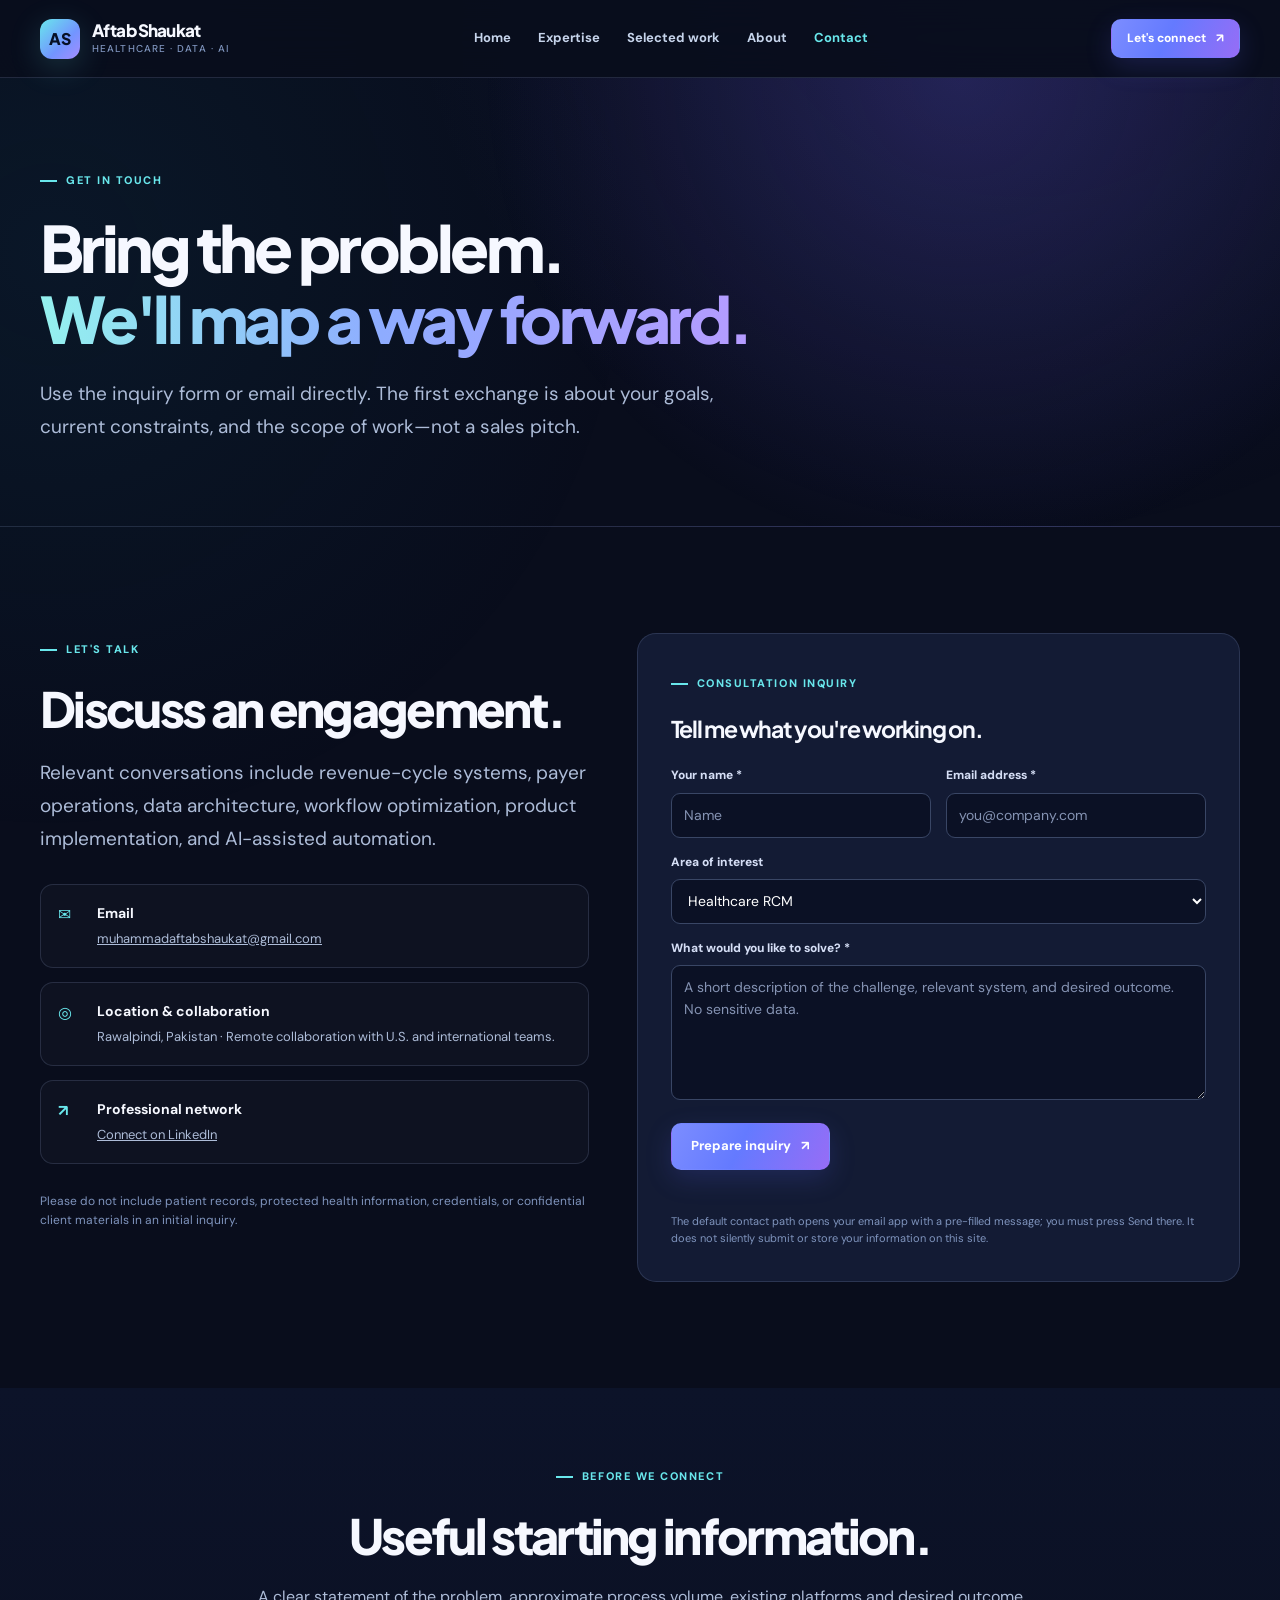
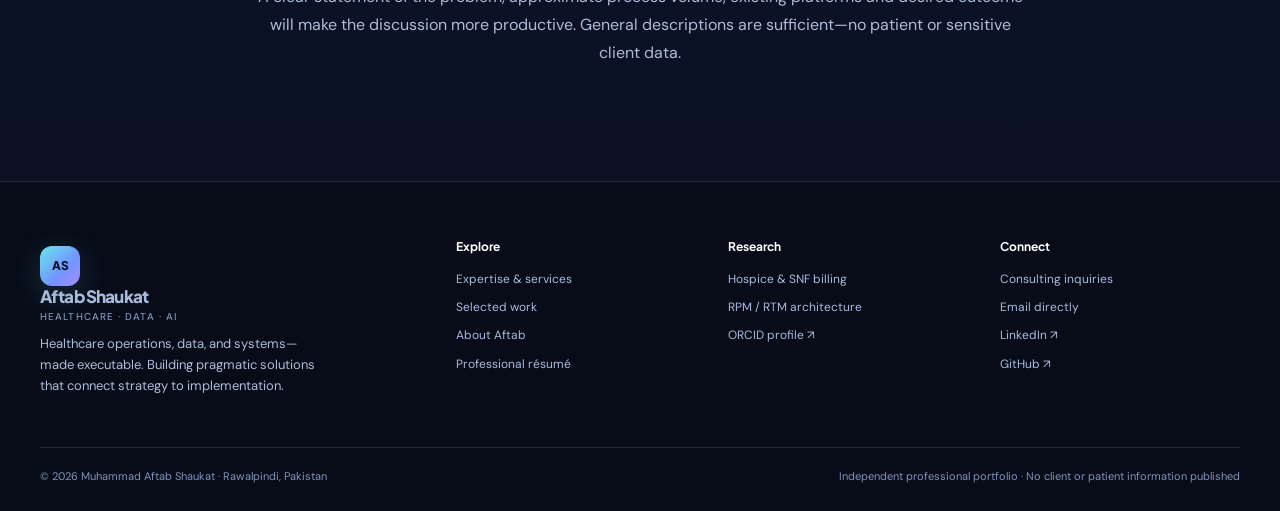
<file: contact.html>
<!doctype html>
<html lang="en"><head>
<meta charset="utf-8"><meta name="viewport" content="width=device-width,initial-scale=1">
<title>Contact & Consulting Inquiries | Aftab Shaukat</title><meta name="description" content="Contact Aftab Shaukat for healthcare revenue cycle consulting, analytics, implementation, process optimization and systems architecture projects.">
<meta name="author" content="Muhammad Aftab Shaukat"><meta name="robots" content="index,follow,max-image-preview:large"><meta name="theme-color" content="#090d1c">
<link rel="canonical" href="https://aftabshaukat.me/contact.html"><meta property="og:type" content="website"><meta property="og:site_name" content="Aftab Shaukat"><meta property="og:title" content="Contact & Consulting Inquiries | Aftab Shaukat"><meta property="og:description" content="Contact Aftab Shaukat for healthcare revenue cycle consulting, analytics, implementation, process optimization and systems architecture projects."><meta property="og:url" content="https://aftabshaukat.me/contact.html"><meta name="twitter:card" content="summary">
<link rel="preconnect" href="https://fonts.googleapis.com"><link rel="preconnect" href="https://fonts.gstatic.com" crossorigin><link rel="stylesheet" href="/assets/css/portfolio-v2.css">
<script type="application/ld+json">{"@context":"https://schema.org","@graph":[{"@context":"https://schema.org","@type":"Person","@id":"https://aftabshaukat.me/#person","name":"Muhammad Aftab Shaukat","alternateName":["Aftab Shaukat","Muhammad A. Shaukat"],"url":"https://aftabshaukat.me/","email":"mailto:muhammadaftabshaukat@gmail.com","image":"https://avatars.githubusercontent.com/u/140397012?v=4","jobTitle":"Healthcare RCM & Operations Leader","homeLocation":{"@type":"Place","name":"Rawalpindi, Pakistan"},"sameAs":["https://www.linkedin.com/in/healthcare-rcm-leader/","https://github.com/aashaukatc","https://orcid.org/0009-0009-0342-9877"],"knowsAbout":["Healthcare revenue cycle management","Healthcare operations","Business analysis","Data analytics","Workflow automation","Solutions architecture","AI-assisted operations"]},{"@type":"WebSite","@id":"https://aftabshaukat.me/#website","name":"Aftab Shaukat","url":"https://aftabshaukat.me/","publisher":{"@id":"https://aftabshaukat.me/#person"}},{"@type":"WebPage","@id":"https://aftabshaukat.me/contact.html","url":"https://aftabshaukat.me/contact.html","name":"Contact & Consulting Inquiries","description":"Contact Aftab Shaukat for healthcare revenue cycle consulting, analytics, implementation, process optimization and systems architecture projects.","isPartOf":{"@id":"https://aftabshaukat.me/#website"},"about":{"@id":"https://aftabshaukat.me/#person"}}]}</script>
</head><body><a class="skip" href="#main">Skip to content</a><header class="site-header"><div class="container navbar">
<a href="/" class="brand" aria-label="Aftab Shaukat home"><span class="brand-mark" aria-hidden="true">AS</span><span class="brand-name">Aftab Shaukat<small>Healthcare · Data · AI</small></span></a>
<nav class="nav-menu" data-nav id="primary-nav" aria-label="Main navigation"><a href="/">Home</a><a href="/services.html">Expertise</a><a href="/work.html">Selected work</a><a href="/about.html">About</a><a href="/contact.html" aria-current="page">Contact</a></nav>
<div class="nav-actions"><a href="/contact.html" class="btn primary small">Let's connect <span aria-hidden="true">↗</span></a><button class="menu-btn" type="button" data-menu-toggle aria-label="Toggle navigation" aria-controls="primary-nav" aria-expanded="false"><svg viewBox="0 0 24 24" fill="none" stroke="currentColor" stroke-width="2" stroke-linecap="round"><path d="M4 7h16M4 12h16M4 17h16"/></svg></button></div>
</div></header><main id="main">
<section class="page-hero"><div class="container"><p class="eyebrow">Get in touch</p><h1>Bring the problem.<br><span class="gradient-text">We'll map a way forward.</span></h1><p class="lead">Use the inquiry form or email directly. The first exchange is about your goals, current constraints, and the scope of work—not a sales pitch.</p></div></section>
<section class="section"><div class="container contact-layout"><div><p class="eyebrow">Let's talk</p><h2>Discuss an engagement.</h2><p class="lead">Relevant conversations include revenue-cycle systems, payer operations, data architecture, workflow optimization, product implementation, and AI-assisted automation.</p><div class="feature-list" style="margin:28px 0"><div class="feature-item"><b>✉</b><div><strong>Email</strong><p><a href="mailto:muhammadaftabshaukat@gmail.com">muhammadaftabshaukat@gmail.com</a></p></div></div><div class="feature-item"><b>◎</b><div><strong>Location & collaboration</strong><p>Rawalpindi, Pakistan · Remote collaboration with U.S. and international teams.</p></div></div><div class="feature-item"><b>↗</b><div><strong>Professional network</strong><p><a href="https://www.linkedin.com/in/healthcare-rcm-leader/" target="_blank" rel="noopener noreferrer">Connect on LinkedIn</a></p></div></div></div><p style="color:var(--subtle);font-size:12px">Please do not include patient records, protected health information, credentials, or confidential client materials in an initial inquiry.</p></div>
<div class="form-panel"><p class="eyebrow">Consultation inquiry</p><h3>Tell me what you're working on.</h3><form data-contact-form><div class="field-grid"><div class="field"><label for="name">Your name *</label><input id="name" name="name" autocomplete="name" maxlength="120" placeholder="Name" required></div><div class="field"><label for="email">Email address *</label><input id="email" type="email" name="email" autocomplete="email" maxlength="254" placeholder="you@company.com" required></div></div><div class="field"><label for="service">Area of interest</label><select id="service" name="service"><option value="Healthcare RCM">Healthcare RCM</option><option value="Data and reporting">Data & reporting</option><option value="Process optimization">Process optimization</option><option value="Solutions architecture">Solutions architecture</option><option value="AI assisted workflow design">AI-assisted workflows</option><option value="Other collaboration">Other collaboration</option></select></div><div class="field"><label for="message">What would you like to solve? *</label><textarea id="message" name="message" maxlength="5000" minlength="15" placeholder="A short description of the challenge, relevant system, and desired outcome. No sensitive data." required></textarea></div><button class="btn primary" type="submit">Prepare inquiry <span aria-hidden="true">↗</span></button><p id="form-status" role="status" aria-live="polite"></p><p class="form-note">The default contact path opens your email app with a pre-filled message; you must press Send there. It does not silently submit or store your information on this site.</p></form></div></div></section>
<section class="section alt narrow"><div class="container"><div class="section-head center"><p class="eyebrow">Before we connect</p><h2>Useful starting information.</h2><p>A clear statement of the problem, approximate process volume, existing platforms and desired outcome will make the discussion more productive. General descriptions are sufficient—no patient or sensitive client data.</p></div></div></section></main><footer class="site-footer"><div class="container"><div class="footer-grid"><div><a href="/" class="brand"><span class="brand-mark" aria-hidden="true">AS</span><span class="brand-name">Aftab Shaukat<small>Healthcare · Data · AI</small></span></a><p>Healthcare operations, data, and systems—made executable. Building pragmatic solutions that connect strategy to implementation.</p></div>
<div><h4>Explore</h4><a href="/services.html">Expertise & services</a><a href="/work.html">Selected work</a><a href="/about.html">About Aftab</a><a href="/resume.html">Professional résumé</a></div>
<div><h4>Research</h4><a href="/hospice-nursing-home-billing-rcm.html">Hospice & SNF billing</a><a href="/remote-monitoring-rcm-architecture.html">RPM / RTM architecture</a><a href="https://orcid.org/0009-0009-0342-9877" target="_blank" rel="noopener noreferrer">ORCID profile ↗</a></div>
<div><h4>Connect</h4><a href="/contact.html">Consulting inquiries</a><a href="mailto:muhammadaftabshaukat@gmail.com">Email directly</a><a href="https://www.linkedin.com/in/healthcare-rcm-leader/" target="_blank" rel="noopener noreferrer">LinkedIn ↗</a><a href="https://github.com/aashaukatc" target="_blank" rel="noopener noreferrer">GitHub ↗</a></div>
</div><div class="footer-bottom"><span>© <span data-year>2026</span> Muhammad Aftab Shaukat · Rawalpindi, Pakistan</span><span>Independent professional portfolio · No client or patient information published</span></div></div></footer><script defer src="/assets/js/portfolio-v2.js"></script></body></html>
</file>
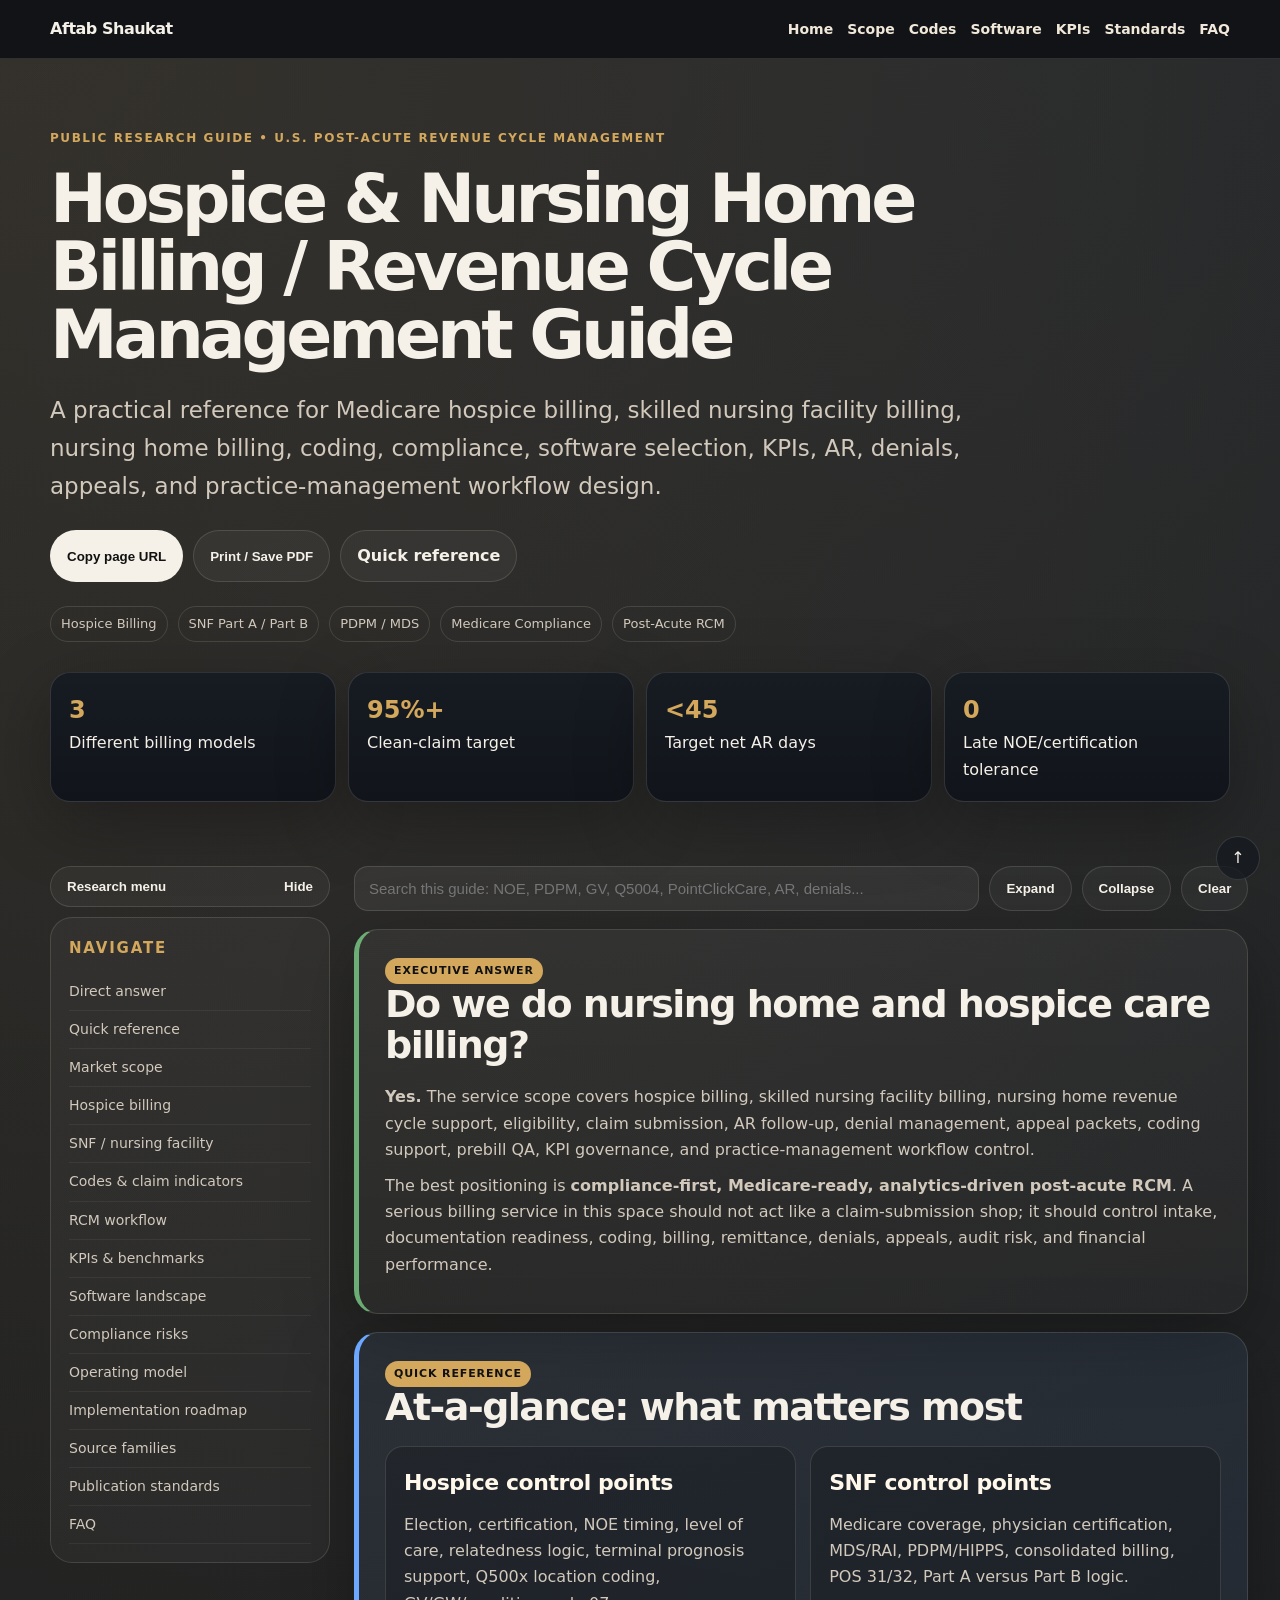
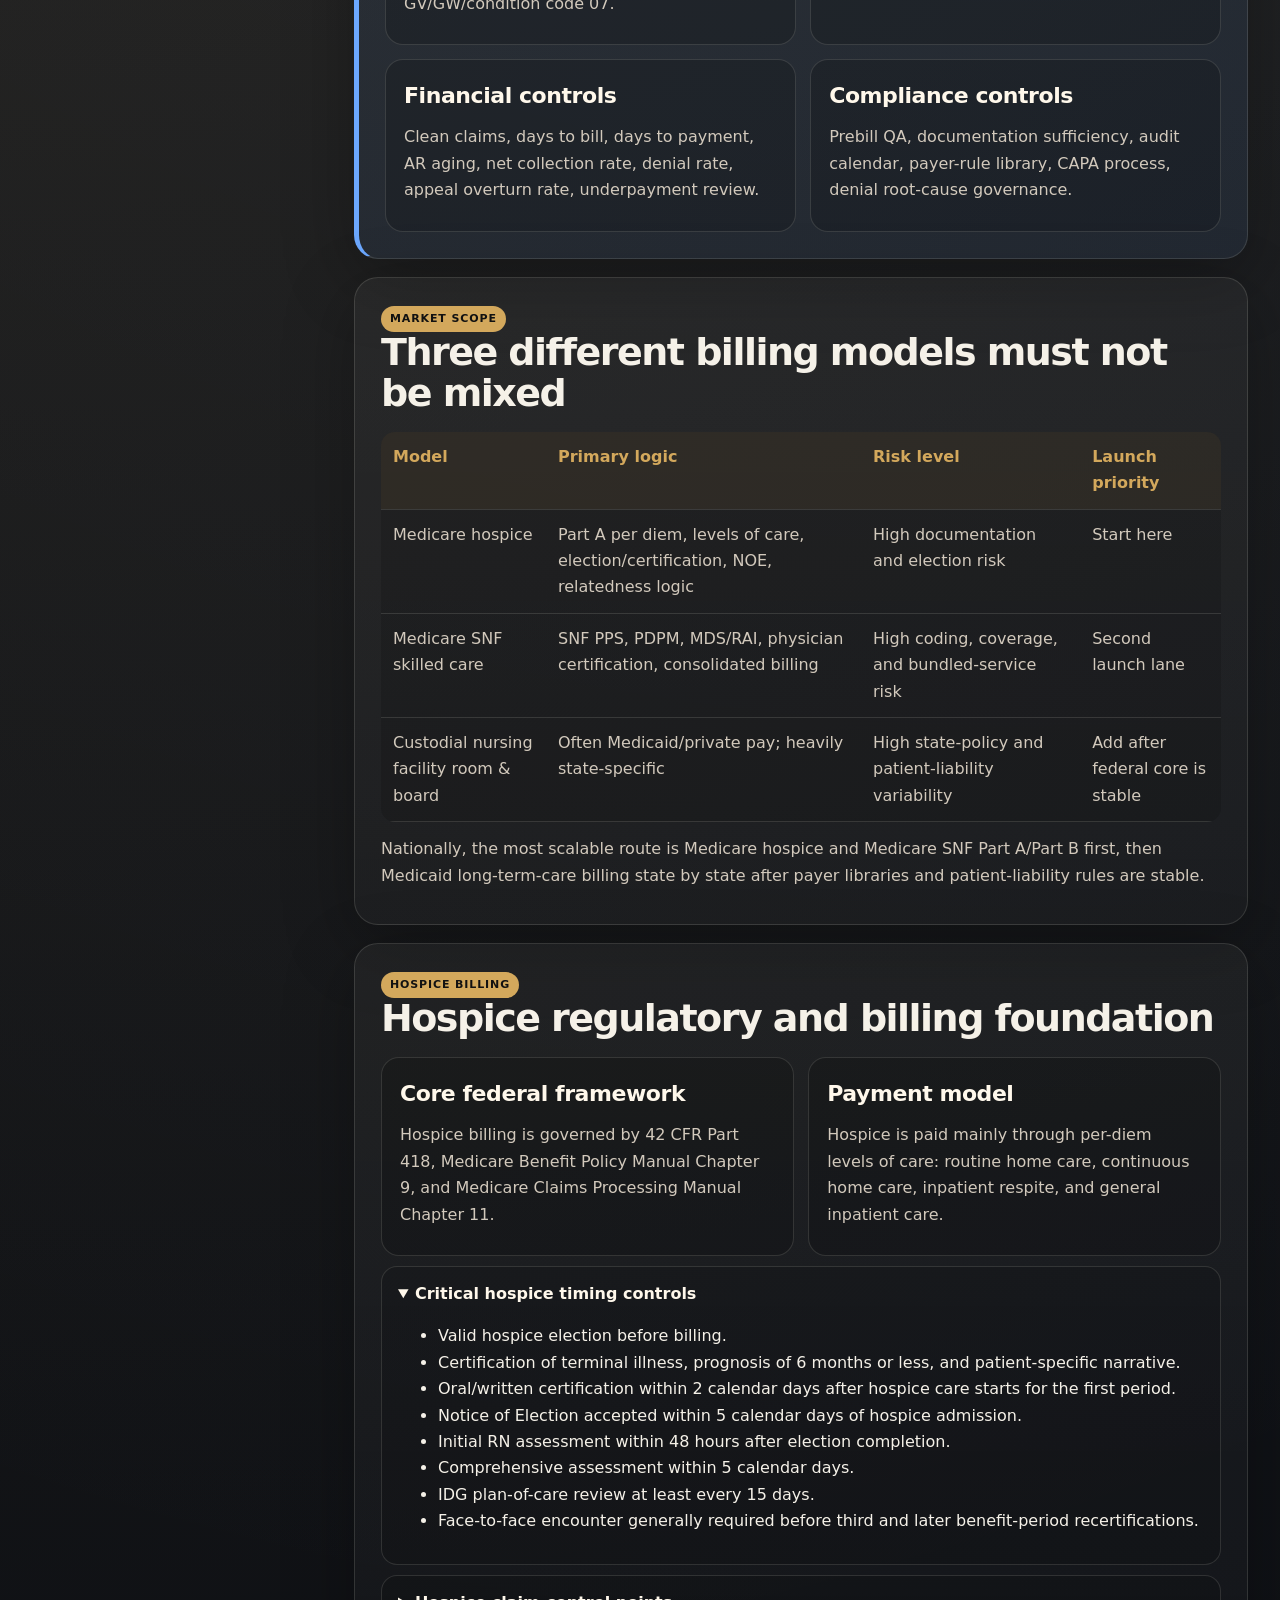
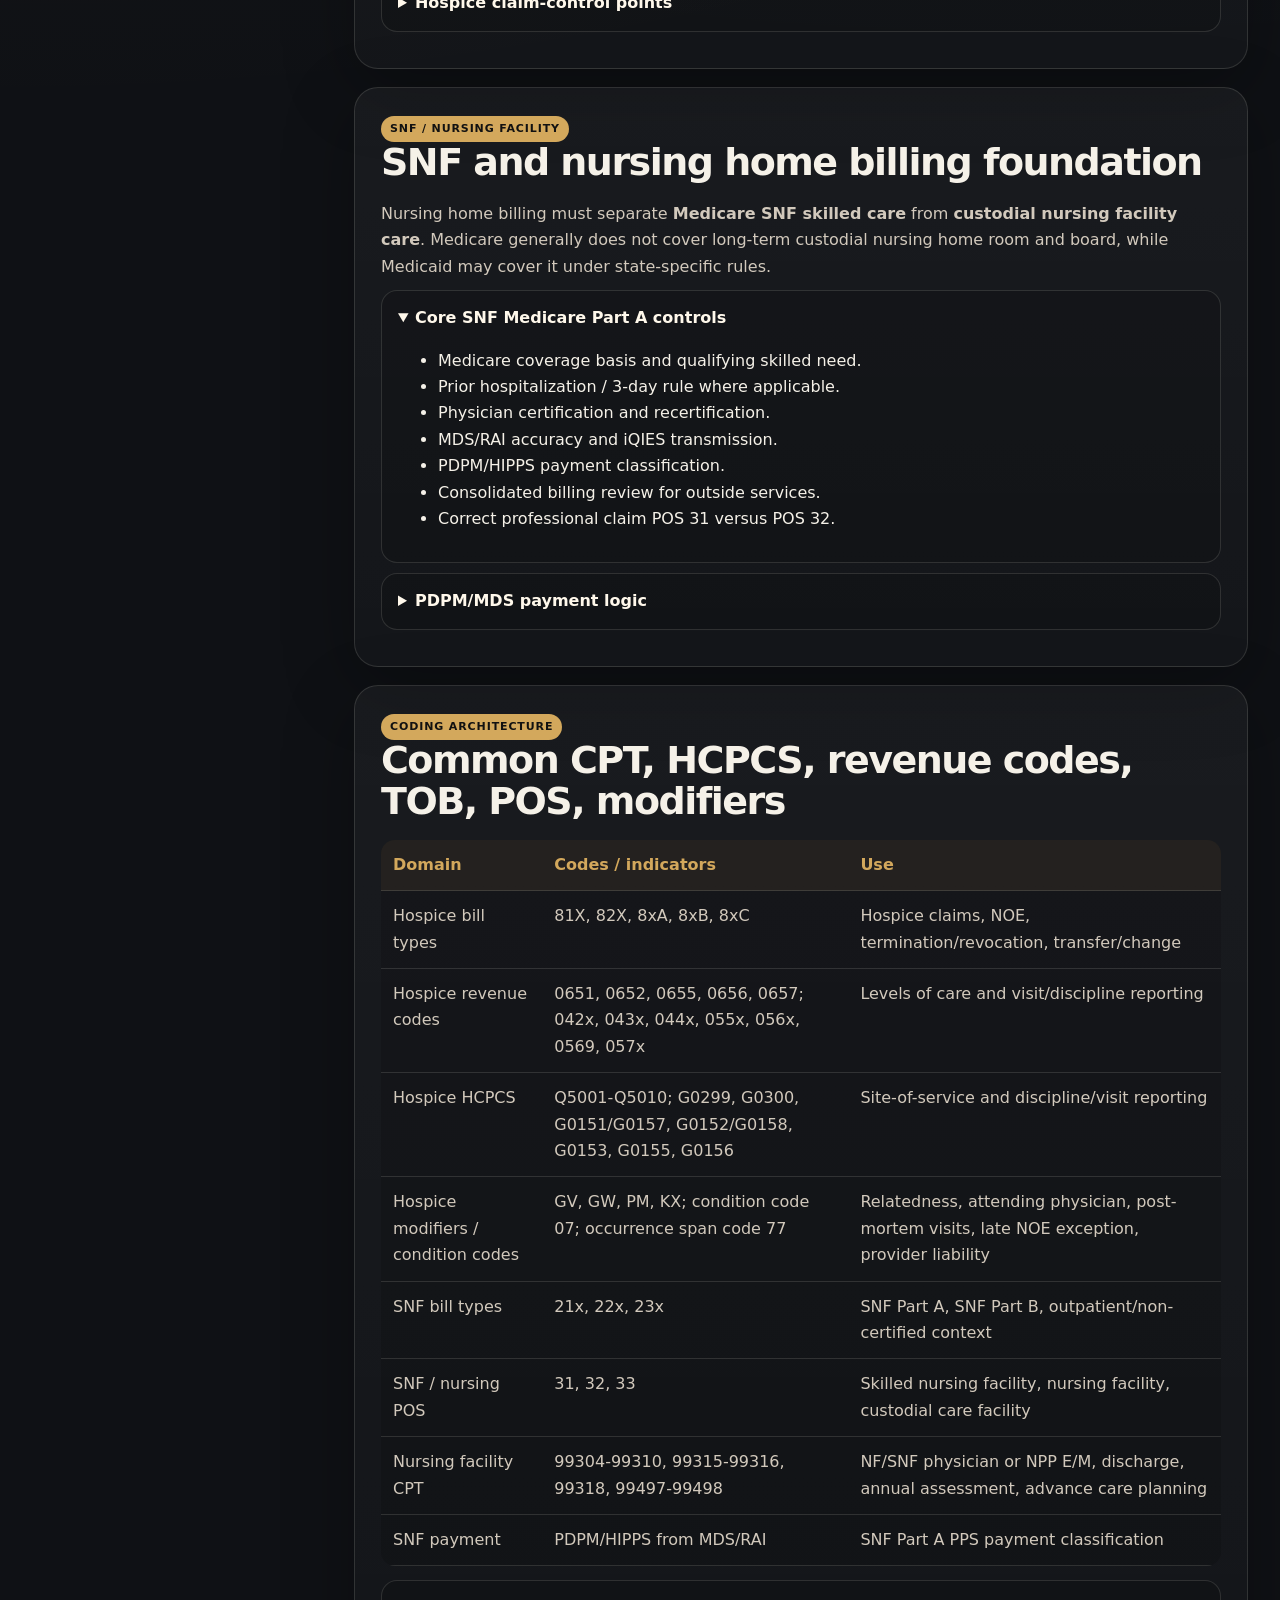
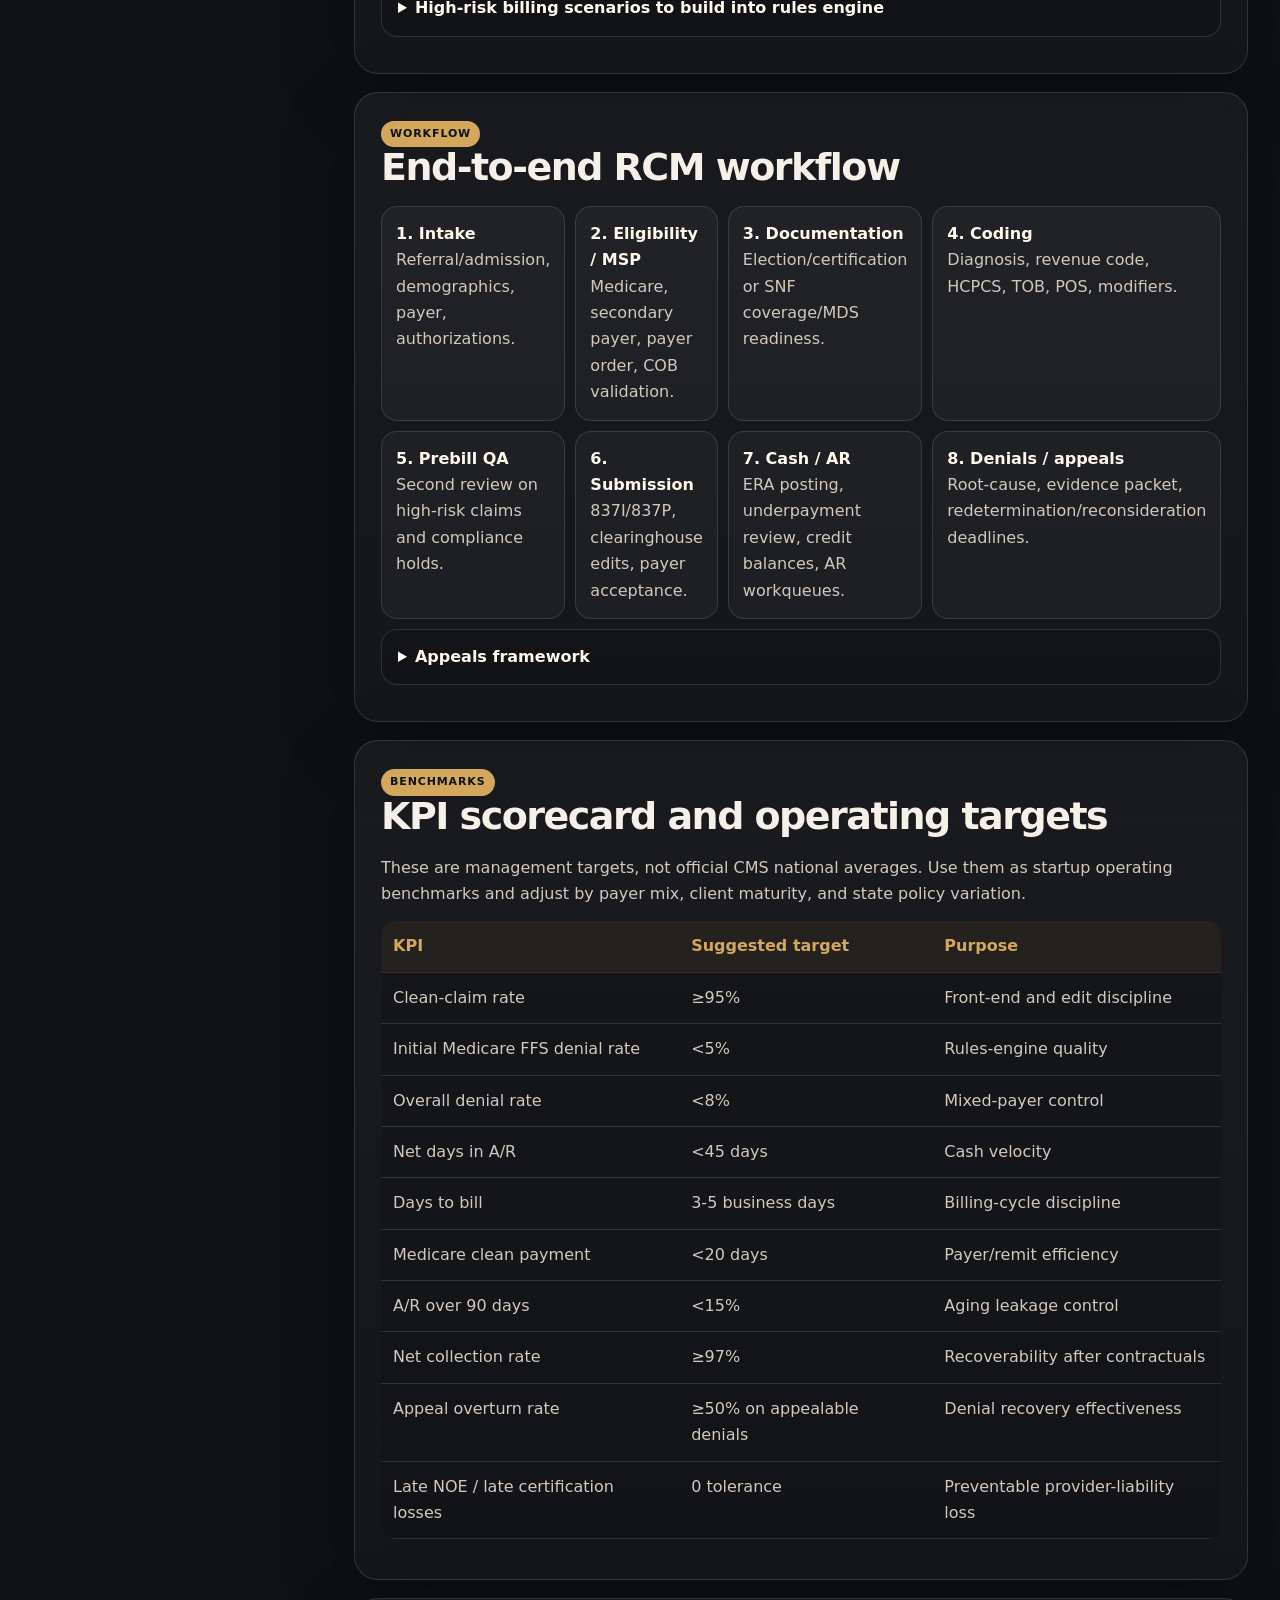
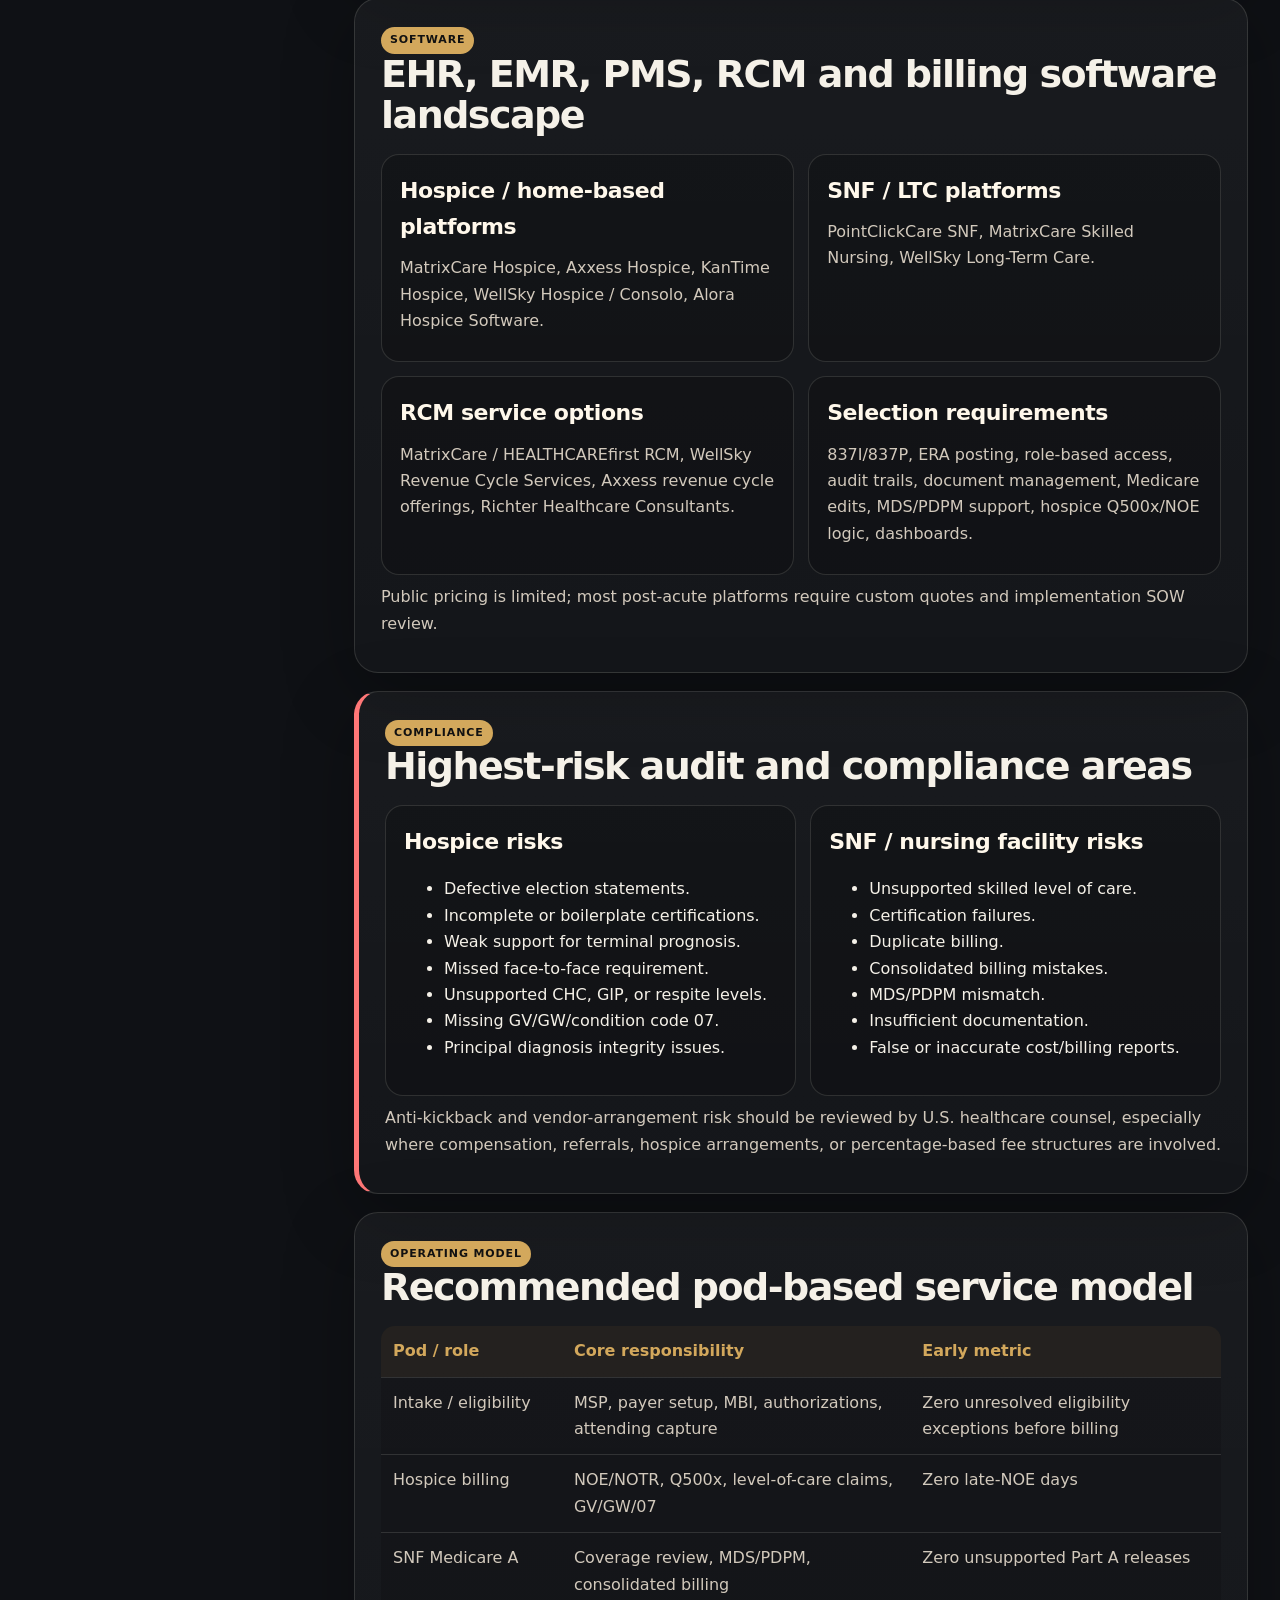
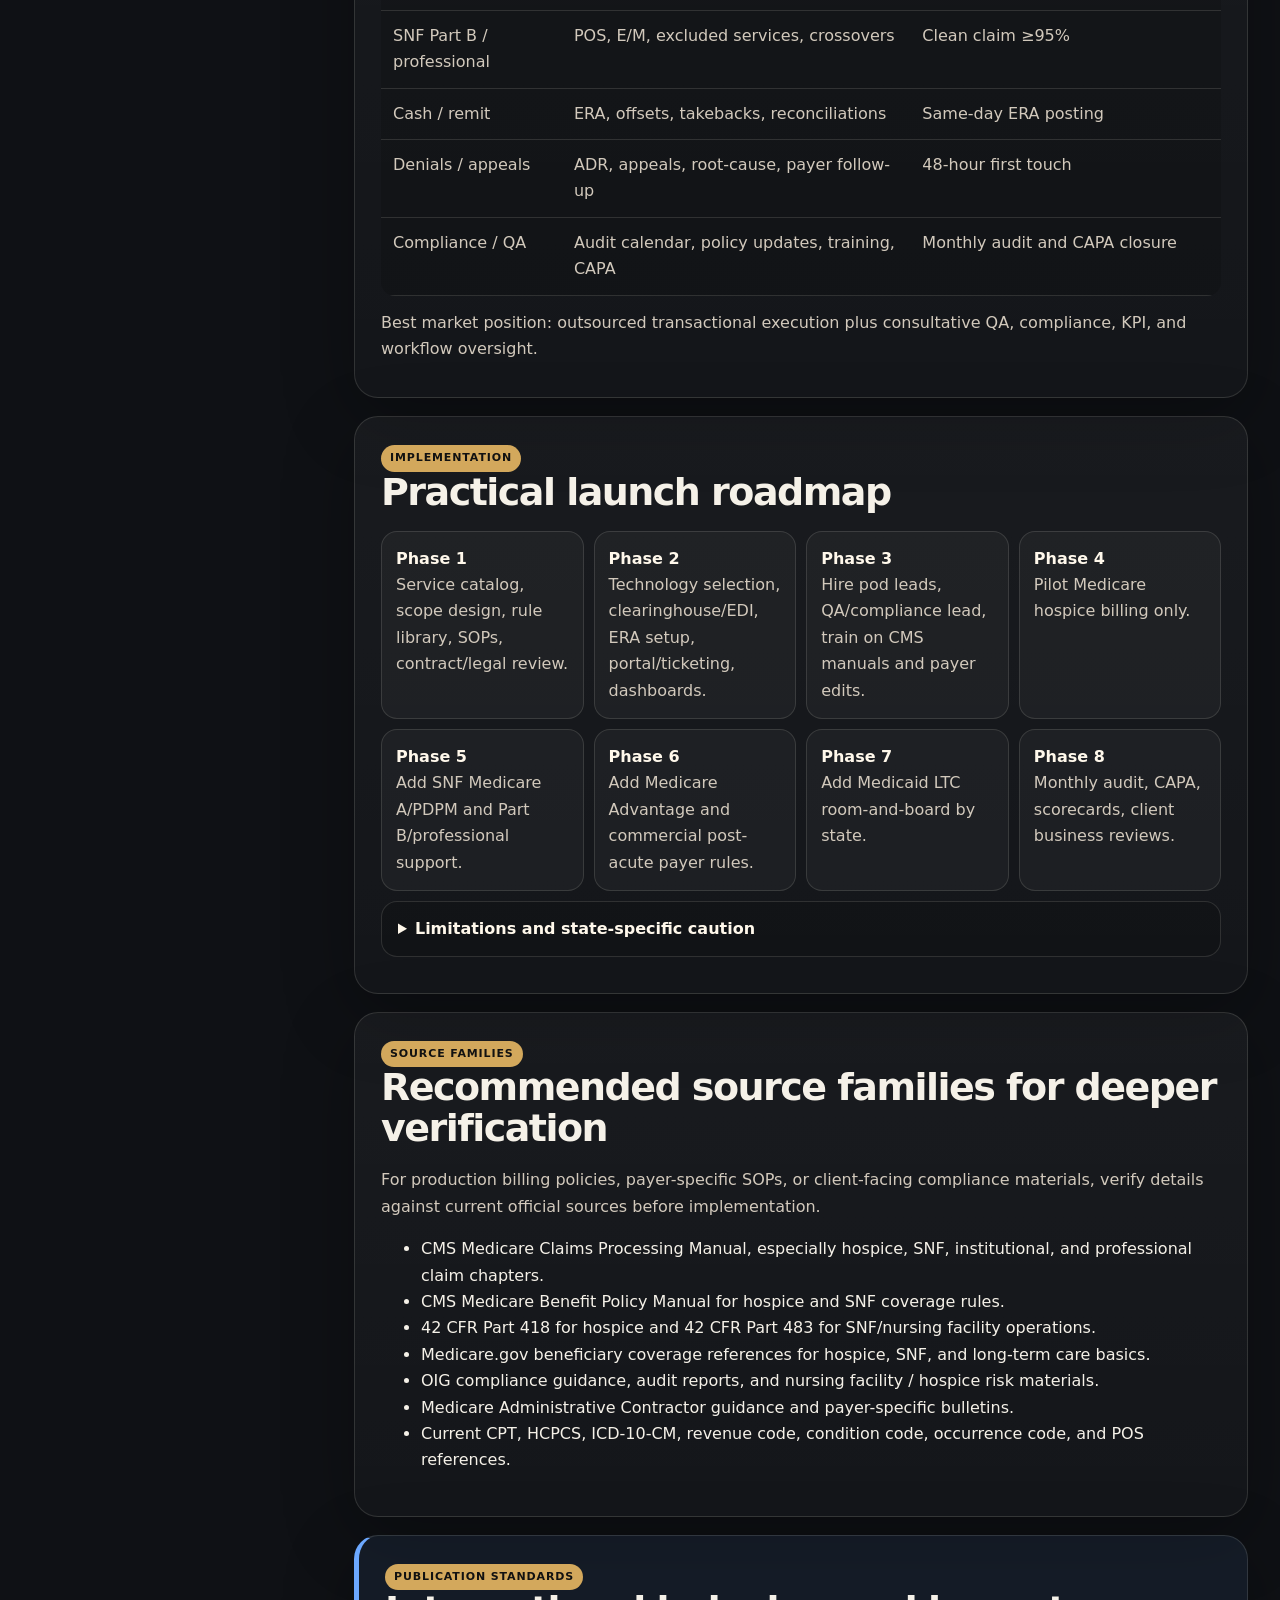
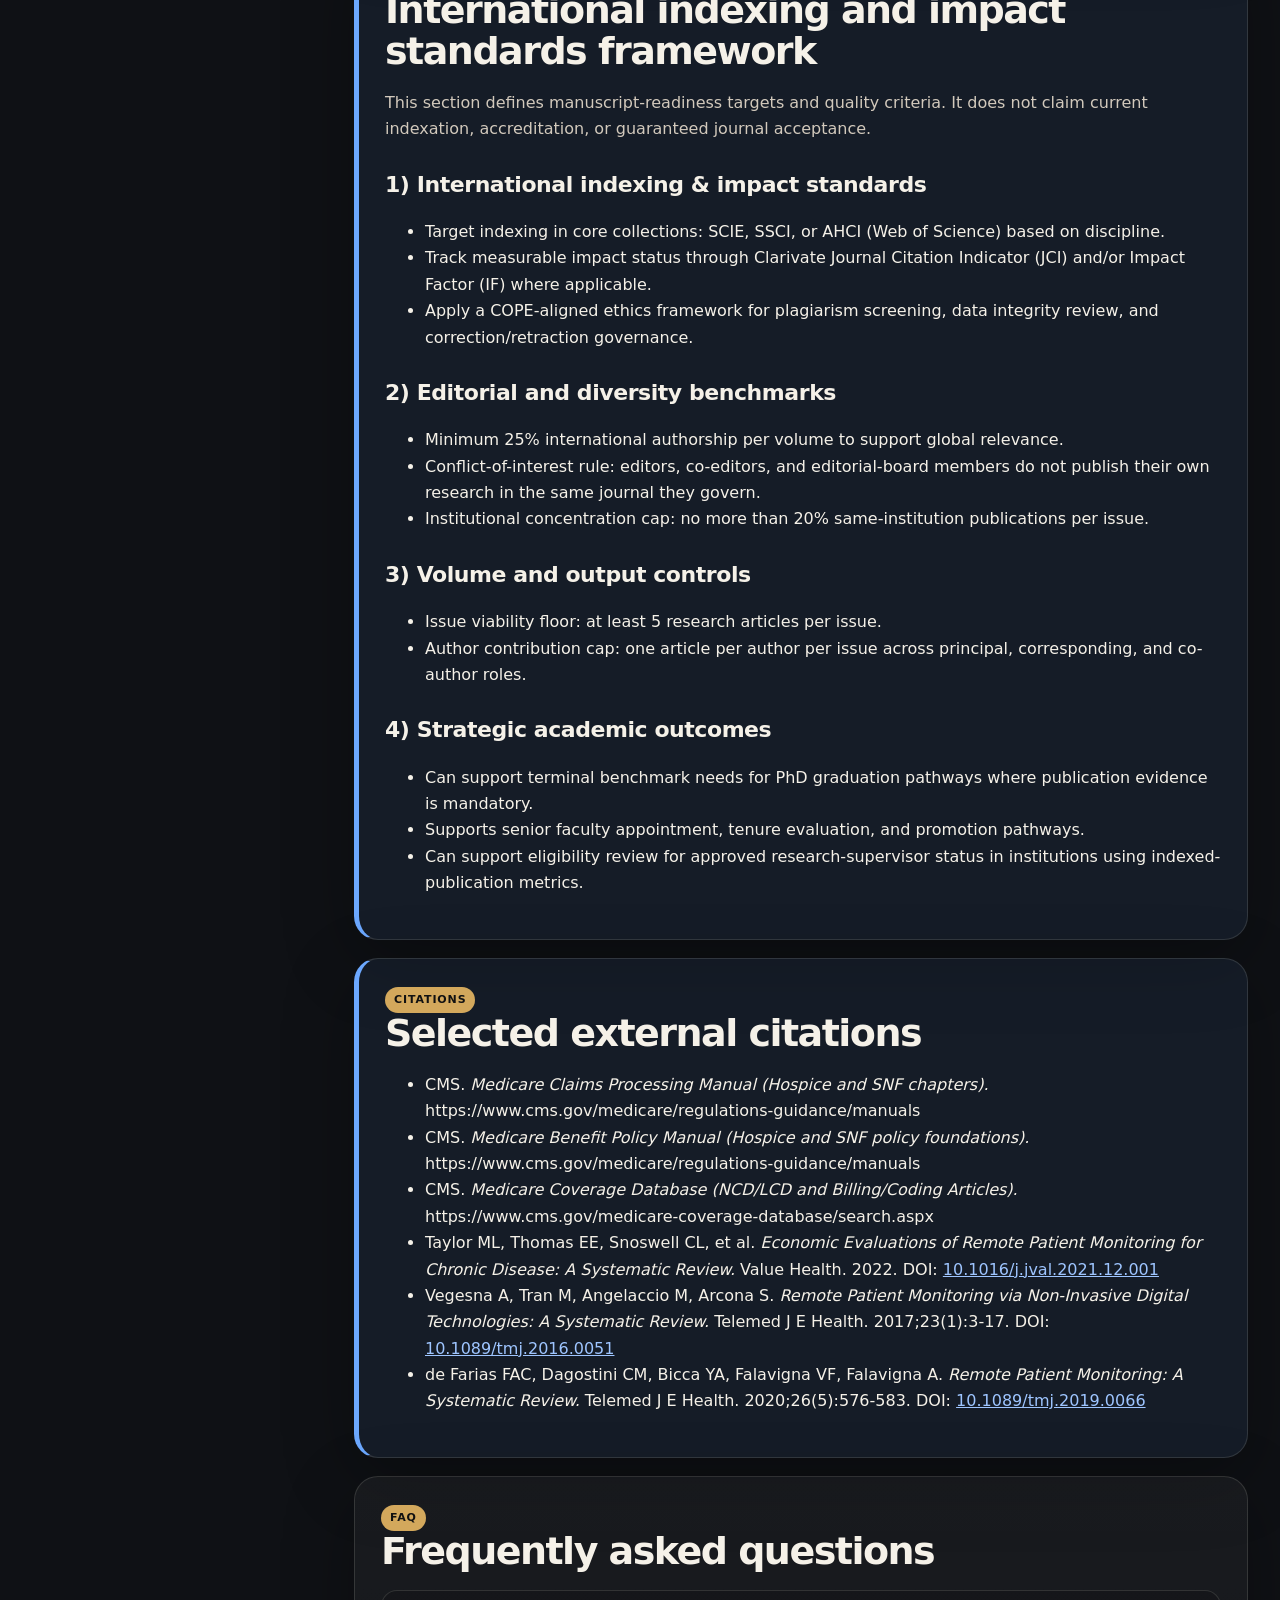
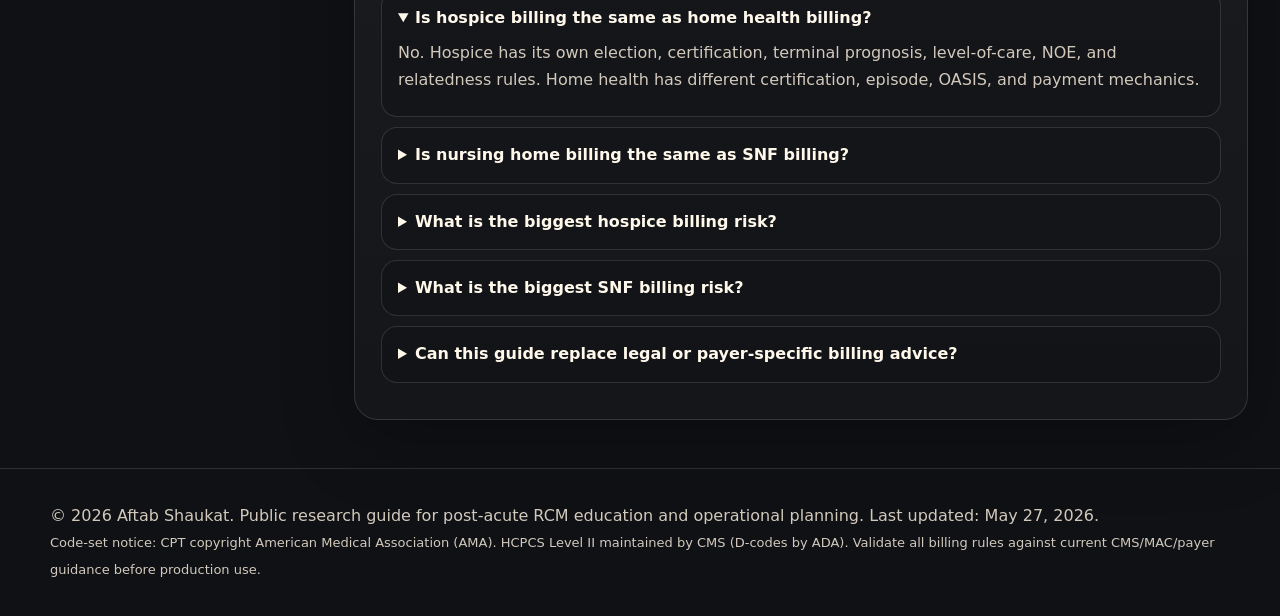
<file: hospice-nursing-home-billing-rcm.html>
<!doctype html>
<html lang="en">
<head>
  <meta charset="utf-8" />
  <meta name="viewport" content="width=device-width, initial-scale=1" />
  <title>Hospice & Nursing Home Billing RCM Guide | Medicare, SNF, Codes, KPIs</title>
  <meta name="description" content="Public U.S. hospice and nursing home billing RCM guide covering Medicare hospice, SNF billing, PDPM, MDS, CPT, HCPCS, TOB, POS, compliance, software, KPIs, AR, denials, and implementation planning." />
  <meta name="keywords" content="hospice billing, nursing home billing, SNF billing, skilled nursing facility billing, Medicare hospice billing, PDPM, MDS, RAI, Q5001, Q5004, GV modifier, GW modifier, condition code 07, revenue cycle management, RCM, post-acute billing, PointClickCare, MatrixCare, WellSky, Axxess, KanTime" />
  <meta name="author" content="Aftab Shaukat" />
  <meta name="theme-color" content="#080b12" />
  <meta name="robots" content="index, follow, max-image-preview:large" />
  <link rel="canonical" href="https://aftabshaukat.me/hospice-nursing-home-billing-rcm.html" />
  <meta property="og:type" content="article" />
  <meta property="og:title" content="Hospice & Nursing Home Billing RCM Guide" />
  <meta property="og:description" content="Interactive public guide for Medicare hospice billing, SNF billing, nursing home RCM, codes, software, benchmarks, compliance risks, and workflow design." />
  <meta property="og:url" content="https://aftabshaukat.me/hospice-nursing-home-billing-rcm.html" />
  <meta property="og:site_name" content="Aftab Shaukat" />
  <meta name="twitter:card" content="summary_large_image" />
  <meta name="twitter:title" content="Hospice & Nursing Home Billing RCM Guide" />
  <meta name="twitter:description" content="A public research guide for post-acute billing: hospice, SNF, Medicare RCM, codes, KPIs, software, documentation, and compliance." />
  <script type="application/ld+json">
  {
    "@context": "https://schema.org",
    "@type": "Article",
    "headline": "Hospice and Nursing Home Billing Revenue Cycle Management Guide",
    "description": "Public guide covering U.S. hospice billing, skilled nursing facility billing, nursing home billing, Medicare RCM, coding, compliance, software, KPIs, AR, denials, appeals, and implementation planning.",
    "author": {"@type": "Person", "name": "Aftab Shaukat"},
    "publisher": {"@type": "Person", "name": "Aftab Shaukat"},
    "datePublished": "2026-05-26",
    "dateModified": "2026-05-27",
    "mainEntityOfPage": "https://aftabshaukat.me/hospice-nursing-home-billing-rcm.html",
    "articleSection": ["Healthcare RCM", "Hospice Billing", "SNF Billing", "Post-Acute Billing", "Medicare Billing"],
    "keywords": "hospice billing, nursing home billing, SNF billing, Medicare hospice, PDPM, MDS, RCM, CPT, HCPCS, revenue codes, AR, denials"
  }
  </script>
  <script type="application/ld+json">
  {
    "@context": "https://schema.org",
    "@type": "FAQPage",
    "mainEntity": [
      {"@type":"Question","name":"What is the difference between hospice billing and SNF billing?","acceptedAnswer":{"@type":"Answer","text":"Hospice billing is generally Medicare Part A per-diem billing tied to election, certification, levels of care, NOE timing, and relatedness logic. SNF billing is generally tied to Medicare skilled coverage, MDS/RAI data, PDPM/HIPPS classification, physician certification, consolidated billing, and Part A or Part B claim rules."}},
      {"@type":"Question","name":"Does Medicare cover custodial nursing home care?","acceptedAnswer":{"@type":"Answer","text":"Medicare generally does not cover long-term custodial nursing home room and board. Medicaid or private pay often handles custodial nursing facility care, and Medicaid rules are state-specific."}},
      {"@type":"Question","name":"What KPIs should a hospice or SNF billing operation track?","acceptedAnswer":{"@type":"Answer","text":"Common management targets include clean claim rate, denial rate, net AR days, days to bill, days to payment, AR over 90 days, net collection rate, appeal overturn rate, late NOE/certification losses, and hospice outside-relatedness denials."}}
    ]
  }
  </script>
  <style>
    :root{--bg:#0f1115;--panel:#171b22;--panel2:#11151b;--text:#f5f1e8;--muted:#d2c9bc;--line:rgba(245,241,232,.13);--gold:#d3a85c;--green:#6cae75;--blue:#6ca8ff;--red:#ff7777;--cream:#fff8eb;--link:#9ec5ff;--shadow:0 20px 70px rgba(0,0,0,.28)}
    *{box-sizing:border-box}html{scroll-behavior:smooth}body{margin:0;font-family:Inter,ui-sans-serif,system-ui,-apple-system,BlinkMacSystemFont,"Segoe UI",sans-serif;background:radial-gradient(circle at top left,rgba(211,168,92,.17),transparent 28%),radial-gradient(circle at 80% 0,rgba(108,168,255,.08),transparent 28%),var(--bg);color:var(--text);line-height:1.65}a{color:inherit}.wrap{width:min(1180px,calc(100% - 32px));margin:auto}.top{position:sticky;top:0;z-index:20;background:rgba(15,17,21,.9);backdrop-filter:blur(14px);border-bottom:1px solid var(--line)}nav{display:flex;justify-content:space-between;align-items:center;gap:18px;padding:16px 0}.brand{font-weight:900;letter-spacing:-.03em;text-decoration:none}.navlinks{display:flex;gap:14px;flex-wrap:wrap;color:#f1e8da;font-size:14px;font-weight:600}.navlinks a{text-decoration:none}.hero{padding:70px 0 34px}.eyebrow{color:var(--gold);font-weight:800;text-transform:uppercase;letter-spacing:.13em;font-size:12px}h1{font-size:clamp(38px,6vw,68px);line-height:1;margin:16px 0 20px;letter-spacing:-.06em;max-width:1060px}h2{font-size:clamp(26px,3vw,38px);line-height:1.08;margin:0 0 18px;letter-spacing:-.04em}h3{font-size:22px;margin:24px 0 10px;letter-spacing:-.02em}.lead{font-size:clamp(18px,2.2vw,23px);color:var(--muted);max-width:940px}.actions,.chips{display:flex;flex-wrap:wrap;gap:10px;margin-top:24px}.btn{border:1px solid var(--line);padding:12px 16px;border-radius:999px;font-weight:800;background:rgba(255,255,255,.04);cursor:pointer;color:var(--text);text-decoration:none}.btn.primary{background:var(--text);color:#111}.chip{border:1px solid var(--line);border-radius:999px;padding:6px 10px;color:var(--muted);font-size:13px}.dashboard{display:grid;grid-template-columns:repeat(4,1fr);gap:12px;margin:30px 0}.stat{background:linear-gradient(180deg,var(--panel),var(--panel2));border:1px solid var(--line);border-radius:20px;padding:18px;box-shadow:var(--shadow)}.stat strong{font-size:24px;color:var(--gold);display:block}.layout{display:grid;grid-template-columns:280px 1fr;gap:24px;align-items:start;transition:grid-template-columns .28s ease,gap .28s ease}.layout.sidebar-collapsed{grid-template-columns:58px 1fr;gap:16px}.toc-shell{position:sticky;top:76px;min-width:0}.toc-toggle{width:100%;display:flex;align-items:center;justify-content:space-between;margin-bottom:10px;transition:all .25s ease}.toc{background:rgba(255,255,255,.035);border:1px solid var(--line);border-radius:22px;padding:18px;max-height:calc(100vh - 132px);overflow:auto;transition:opacity .18s ease,transform .25s ease,visibility .18s ease}.toc h3{margin:0 0 12px;font-size:15px;color:var(--gold);text-transform:uppercase;letter-spacing:.12em}.toc a{display:block;color:var(--muted);padding:7px 0;border-bottom:1px solid rgba(255,255,255,.06);font-size:14px;text-decoration:none}.toc-shell.collapsed .toc{opacity:0;visibility:hidden;transform:translateX(-22px);pointer-events:none;height:0;padding:0;border:0;overflow:hidden}.toc-shell.collapsed .toc-toggle{min-height:172px;padding:12px 8px;writing-mode:vertical-rl;text-orientation:mixed;justify-content:center;gap:10px;border-radius:18px}.toc-shell.collapsed .toc-label{display:none}.toc-shell.collapsed #tocState{font-size:13px;letter-spacing:.08em;text-transform:uppercase}.toolbox{display:grid;grid-template-columns:1fr auto auto auto;gap:10px;margin-bottom:18px}.search{width:100%;padding:13px 14px;border-radius:14px;border:1px solid var(--line);background:rgba(255,255,255,.06);color:var(--text);font-size:15px}.section{background:linear-gradient(180deg,rgba(255,255,255,.045),rgba(255,255,255,.025));border:1px solid var(--line);border-radius:24px;padding:26px;margin-bottom:18px;box-shadow:var(--shadow)}.section p{color:var(--muted);margin:9px 0}.section a{color:var(--link)}.grid{display:grid;grid-template-columns:repeat(2,1fr);gap:14px}.card{background:rgba(0,0,0,.18);border:1px solid var(--line);border-radius:18px;padding:18px}.card h3{margin-top:0;color:var(--cream)}.tag{display:inline-block;color:#111;background:var(--gold);font-weight:900;border-radius:999px;padding:4px 9px;font-size:11px;text-transform:uppercase;letter-spacing:.08em}.warn{border-left:5px solid var(--red)}.ok{border-left:5px solid var(--green)}.note{border-left:5px solid var(--blue);background:rgba(108,168,255,.08)}table{width:100%;border-collapse:collapse;margin:14px 0;background:rgba(0,0,0,.14);border-radius:14px;overflow:hidden}th,td{padding:12px;border-bottom:1px solid var(--line);vertical-align:top;text-align:left}th{color:var(--gold);background:rgba(211,168,92,.08)}td{color:var(--muted)}code{background:rgba(255,255,255,.08);border:1px solid var(--line);padding:2px 6px;border-radius:7px;color:var(--cream)}details{border:1px solid var(--line);border-radius:16px;padding:14px 16px;margin:10px 0;background:rgba(0,0,0,.12)}summary{cursor:pointer;font-weight:900;color:var(--cream)}.flow{display:grid;grid-template-columns:repeat(4,1fr);gap:10px}.step{border:1px solid var(--line);border-radius:16px;padding:14px;background:rgba(255,255,255,.035);color:var(--muted)}.step strong{color:var(--cream);display:block}.hidden{display:none!important}.foot{padding:34px 0;border-top:1px solid var(--line);margin-top:30px;color:var(--muted)}.small{font-size:13px;color:var(--muted)}.quick-jump{position:fixed;right:20px;bottom:20px;z-index:55;width:44px;height:44px;border-radius:999px;border:1px solid var(--line);background:rgba(23,27,34,.82);color:var(--text);display:inline-flex;align-items:center;justify-content:center;text-decoration:none}
    @media(max-width:940px){.layout,.layout.sidebar-collapsed{grid-template-columns:1fr;gap:18px}.toc-shell{position:relative;top:auto}.toc{max-height:0;opacity:0;padding:0 18px;overflow:hidden;border-color:transparent}.toc.open{max-height:70vh;opacity:1;padding:18px;border-color:var(--line);visibility:visible;transform:none}.toc-shell.collapsed .toc-toggle{min-height:auto;writing-mode:horizontal-tb;padding:12px 16px;border-radius:999px;justify-content:space-between}.toc-shell.collapsed .toc-label{display:inline}.dashboard,.grid,.flow{grid-template-columns:1fr}.toolbox{grid-template-columns:1fr}.navlinks{font-size:13px}nav{align-items:flex-start;flex-direction:column}}
    @media print{.top,.toc-shell,.toolbox,.actions{display:none}.layout{display:block}.section{break-inside:avoid;background:#fff;color:#111;border:1px solid #ddd;box-shadow:none}body{background:#fff;color:#111}.section p,td{color:#333}h1,h2,h3,th{color:#111}}
  </style>
</head>
<body>
  
  <header class="top"><div class="wrap"><nav><a class="brand" href="/">Aftab Shaukat</a><div class="navlinks"><a href="/">Home</a><a href="#scope">Scope</a><a href="#codes">Codes</a><a href="#software">Software</a><a href="#kpis">KPIs</a><a href="#publication-standards">Standards</a><a href="#faq">FAQ</a></div></nav></div></header>
  <main class="wrap">
    <article>
      <section class="hero">
        <div class="eyebrow">Public research guide • U.S. post-acute revenue cycle management</div>
        <h1>Hospice & Nursing Home Billing / Revenue Cycle Management Guide</h1>
        <p class="lead">A practical reference for Medicare hospice billing, skilled nursing facility billing, nursing home billing, coding, compliance, software selection, KPIs, AR, denials, appeals, and practice-management workflow design.</p>
        <div class="actions"><button class="btn primary" onclick="copyPageUrl()">Copy page URL</button><button class="btn" onclick="window.print()">Print / Save PDF</button><a class="btn" href="#quick-reference">Quick reference</a></div>
        <div class="chips"><span class="chip">Hospice Billing</span><span class="chip">SNF Part A / Part B</span><span class="chip">PDPM / MDS</span><span class="chip">Medicare Compliance</span><span class="chip">Post-Acute RCM</span></div>
        <div class="dashboard"><div class="stat"><strong>3</strong>Different billing models</div><div class="stat"><strong>95%+</strong>Clean-claim target</div><div class="stat"><strong>&lt;45</strong>Target net AR days</div><div class="stat"><strong>0</strong>Late NOE/certification tolerance</div></div>
      </section>
      <div id="researchLayout" class="layout">
        <aside id="tocShell" class="toc-shell"><button class="btn toc-toggle" onclick="toggleToc()"><span class="toc-label">Research menu</span><span id="tocState">Hide</span></button><div id="toc" class="toc"><h3>Navigate</h3><a href="#answer">Direct answer</a><a href="#quick-reference">Quick reference</a><a href="#scope">Market scope</a><a href="#hospice">Hospice billing</a><a href="#snf">SNF / nursing facility</a><a href="#codes">Codes & claim indicators</a><a href="#workflow">RCM workflow</a><a href="#kpis">KPIs & benchmarks</a><a href="#software">Software landscape</a><a href="#risks">Compliance risks</a><a href="#staffing">Operating model</a><a href="#roadmap">Implementation roadmap</a><a href="#references">Source families</a><a href="#publication-standards">Publication standards</a><a href="#faq">FAQ</a></div></aside>
        <div>
          <div class="toolbox"><input id="search" class="search" placeholder="Search this guide: NOE, PDPM, GV, Q5004, PointClickCare, AR, denials..." oninput="filterSections()" /><button class="btn" onclick="expandAll()">Expand</button><button class="btn" onclick="collapseAll()">Collapse</button><button class="btn" onclick="clearSearch()">Clear</button></div>

          <section id="answer" class="section searchable ok"><span class="tag">Executive answer</span><h2>Do we do nursing home and hospice care billing?</h2><p><strong>Yes.</strong> The service scope covers hospice billing, skilled nursing facility billing, nursing home revenue cycle support, eligibility, claim submission, AR follow-up, denial management, appeal packets, coding support, prebill QA, KPI governance, and practice-management workflow control.</p><p>The best positioning is <strong>compliance-first, Medicare-ready, analytics-driven post-acute RCM</strong>. A serious billing service in this space should not act like a claim-submission shop; it should control intake, documentation readiness, coding, billing, remittance, denials, appeals, audit risk, and financial performance.</p></section>

          <section id="quick-reference" class="section searchable note"><span class="tag">Quick reference</span><h2>At-a-glance: what matters most</h2><div class="grid"><div class="card"><h3>Hospice control points</h3><p>Election, certification, NOE timing, level of care, relatedness logic, terminal prognosis support, Q500x location coding, GV/GW/condition code 07.</p></div><div class="card"><h3>SNF control points</h3><p>Medicare coverage, physician certification, MDS/RAI, PDPM/HIPPS, consolidated billing, POS 31/32, Part A versus Part B logic.</p></div><div class="card"><h3>Financial controls</h3><p>Clean claims, days to bill, days to payment, AR aging, net collection rate, denial rate, appeal overturn rate, underpayment review.</p></div><div class="card"><h3>Compliance controls</h3><p>Prebill QA, documentation sufficiency, audit calendar, payer-rule library, CAPA process, denial root-cause governance.</p></div></div></section>

          <section id="scope" class="section searchable"><span class="tag">Market scope</span><h2>Three different billing models must not be mixed</h2><table><tr><th>Model</th><th>Primary logic</th><th>Risk level</th><th>Launch priority</th></tr><tr><td>Medicare hospice</td><td>Part A per diem, levels of care, election/certification, NOE, relatedness logic</td><td>High documentation and election risk</td><td>Start here</td></tr><tr><td>Medicare SNF skilled care</td><td>SNF PPS, PDPM, MDS/RAI, physician certification, consolidated billing</td><td>High coding, coverage, and bundled-service risk</td><td>Second launch lane</td></tr><tr><td>Custodial nursing facility room & board</td><td>Often Medicaid/private pay; heavily state-specific</td><td>High state-policy and patient-liability variability</td><td>Add after federal core is stable</td></tr></table><p>Nationally, the most scalable route is Medicare hospice and Medicare SNF Part A/Part B first, then Medicaid long-term-care billing state by state after payer libraries and patient-liability rules are stable.</p></section>

          <section id="hospice" class="section searchable"><span class="tag">Hospice billing</span><h2>Hospice regulatory and billing foundation</h2><div class="grid"><div class="card"><h3>Core federal framework</h3><p>Hospice billing is governed by 42 CFR Part 418, Medicare Benefit Policy Manual Chapter 9, and Medicare Claims Processing Manual Chapter 11.</p></div><div class="card"><h3>Payment model</h3><p>Hospice is paid mainly through per-diem levels of care: routine home care, continuous home care, inpatient respite, and general inpatient care.</p></div></div><details open><summary>Critical hospice timing controls</summary><ul><li>Valid hospice election before billing.</li><li>Certification of terminal illness, prognosis of 6 months or less, and patient-specific narrative.</li><li>Oral/written certification within 2 calendar days after hospice care starts for the first period.</li><li>Notice of Election accepted within 5 calendar days of hospice admission.</li><li>Initial RN assessment within 48 hours after election completion.</li><li>Comprehensive assessment within 5 calendar days.</li><li>IDG plan-of-care review at least every 15 days.</li><li>Face-to-face encounter generally required before third and later benefit-period recertifications.</li></ul></details><details><summary>Hospice claim-control points</summary><ul><li>Election statement and addendum rights.</li><li>NOE, NOTR, transfer/change transactions.</li><li>Level-of-care accuracy: RHC, CHC, respite, GIP.</li><li>Site-of-service Q500x coding.</li><li>Related versus unrelated service logic.</li><li>GV/GW/condition code 07 governance.</li><li>Late NOE or late certification provider-liability days.</li><li>Diagnosis integrity: avoid vague principal diagnosis when a definitive terminal diagnosis is known.</li></ul></details></section>

          <section id="snf" class="section searchable"><span class="tag">SNF / nursing facility</span><h2>SNF and nursing home billing foundation</h2><p>Nursing home billing must separate <strong>Medicare SNF skilled care</strong> from <strong>custodial nursing facility care</strong>. Medicare generally does not cover long-term custodial nursing home room and board, while Medicaid may cover it under state-specific rules.</p><details open><summary>Core SNF Medicare Part A controls</summary><ul><li>Medicare coverage basis and qualifying skilled need.</li><li>Prior hospitalization / 3-day rule where applicable.</li><li>Physician certification and recertification.</li><li>MDS/RAI accuracy and iQIES transmission.</li><li>PDPM/HIPPS payment classification.</li><li>Consolidated billing review for outside services.</li><li>Correct professional claim POS 31 versus POS 32.</li></ul></details><details><summary>PDPM/MDS payment logic</summary><p>PDPM classifies SNF Part A claims using MDS-derived components across PT, OT, SLP, NTA, and nursing categories. Diagnosis mapping, MDS coding, and documentation must reconcile before claim release.</p></details></section>

          <section id="codes" class="section searchable"><span class="tag">Coding architecture</span><h2>Common CPT, HCPCS, revenue codes, TOB, POS, modifiers</h2><table><tr><th>Domain</th><th>Codes / indicators</th><th>Use</th></tr><tr><td>Hospice bill types</td><td>81X, 82X, 8xA, 8xB, 8xC</td><td>Hospice claims, NOE, termination/revocation, transfer/change</td></tr><tr><td>Hospice revenue codes</td><td>0651, 0652, 0655, 0656, 0657; 042x, 043x, 044x, 055x, 056x, 0569, 057x</td><td>Levels of care and visit/discipline reporting</td></tr><tr><td>Hospice HCPCS</td><td>Q5001-Q5010; G0299, G0300, G0151/G0157, G0152/G0158, G0153, G0155, G0156</td><td>Site-of-service and discipline/visit reporting</td></tr><tr><td>Hospice modifiers / condition codes</td><td>GV, GW, PM, KX; condition code 07; occurrence span code 77</td><td>Relatedness, attending physician, post-mortem visits, late NOE exception, provider liability</td></tr><tr><td>SNF bill types</td><td>21x, 22x, 23x</td><td>SNF Part A, SNF Part B, outpatient/non-certified context</td></tr><tr><td>SNF / nursing POS</td><td>31, 32, 33</td><td>Skilled nursing facility, nursing facility, custodial care facility</td></tr><tr><td>Nursing facility CPT</td><td>99304-99310, 99315-99316, 99318, 99497-99498</td><td>NF/SNF physician or NPP E/M, discharge, annual assessment, advance care planning</td></tr><tr><td>SNF payment</td><td>PDPM/HIPPS from MDS/RAI</td><td>SNF Part A PPS payment classification</td></tr></table><details><summary>High-risk billing scenarios to build into rules engine</summary><table><tr><th>Scenario</th><th>Correct logic</th><th>Failure risk</th></tr><tr><td>Hospice routine home care at residence</td><td>0651 with Q5001 and visit details</td><td>Wrong site HCPCS or missing segments</td></tr><tr><td>Hospice in nursing home</td><td>0651 with Q5003 or Q5004 based on setting</td><td>Counting facility staff as hospice visits</td></tr><tr><td>Continuous home care</td><td>0652 with at least 8 hours of primarily nursing crisis care in 24 hours</td><td>Billing routine care as CHC</td></tr><tr><td>Unrelated outside service during hospice</td><td>GW on professional claim or condition code 07 on institutional claim</td><td>Provider-liability denial</td></tr><tr><td>SNF Part A stay with outside ancillary service</td><td>SNF bills bundled services unless excluded</td><td>Duplicate billing / consolidated billing violation</td></tr></table></details></section>

          <section id="workflow" class="section searchable"><span class="tag">Workflow</span><h2>End-to-end RCM workflow</h2><div class="flow"><div class="step"><strong>1. Intake</strong>Referral/admission, demographics, payer, authorizations.</div><div class="step"><strong>2. Eligibility / MSP</strong>Medicare, secondary payer, payer order, COB validation.</div><div class="step"><strong>3. Documentation</strong>Election/certification or SNF coverage/MDS readiness.</div><div class="step"><strong>4. Coding</strong>Diagnosis, revenue code, HCPCS, TOB, POS, modifiers.</div><div class="step"><strong>5. Prebill QA</strong>Second review on high-risk claims and compliance holds.</div><div class="step"><strong>6. Submission</strong>837I/837P, clearinghouse edits, payer acceptance.</div><div class="step"><strong>7. Cash / AR</strong>ERA posting, underpayment review, credit balances, AR workqueues.</div><div class="step"><strong>8. Denials / appeals</strong>Root-cause, evidence packet, redetermination/reconsideration deadlines.</div></div><details><summary>Appeals framework</summary><p>Medicare fee-for-service appeals generally follow five levels: MAC redetermination, QIC reconsideration, ALJ hearing, Medicare Appeals Council, and Federal district court. Standard clocks include 120 days for redetermination, 180 days for reconsideration, and generally 60 days for later levels. Missing documentation denials may be salvageable; classic untimely filing is usually a dead-end loss.</p></details></section>

          <section id="kpis" class="section searchable"><span class="tag">Benchmarks</span><h2>KPI scorecard and operating targets</h2><p>These are management targets, not official CMS national averages. Use them as startup operating benchmarks and adjust by payer mix, client maturity, and state policy variation.</p><table><tr><th>KPI</th><th>Suggested target</th><th>Purpose</th></tr><tr><td>Clean-claim rate</td><td>≥95%</td><td>Front-end and edit discipline</td></tr><tr><td>Initial Medicare FFS denial rate</td><td>&lt;5%</td><td>Rules-engine quality</td></tr><tr><td>Overall denial rate</td><td>&lt;8%</td><td>Mixed-payer control</td></tr><tr><td>Net days in A/R</td><td>&lt;45 days</td><td>Cash velocity</td></tr><tr><td>Days to bill</td><td>3-5 business days</td><td>Billing-cycle discipline</td></tr><tr><td>Medicare clean payment</td><td>&lt;20 days</td><td>Payer/remit efficiency</td></tr><tr><td>A/R over 90 days</td><td>&lt;15%</td><td>Aging leakage control</td></tr><tr><td>Net collection rate</td><td>≥97%</td><td>Recoverability after contractuals</td></tr><tr><td>Appeal overturn rate</td><td>≥50% on appealable denials</td><td>Denial recovery effectiveness</td></tr><tr><td>Late NOE / late certification losses</td><td>0 tolerance</td><td>Preventable provider-liability loss</td></tr></table></section>

          <section id="software" class="section searchable"><span class="tag">Software</span><h2>EHR, EMR, PMS, RCM and billing software landscape</h2><div class="grid"><div class="card"><h3>Hospice / home-based platforms</h3><p>MatrixCare Hospice, Axxess Hospice, KanTime Hospice, WellSky Hospice / Consolo, Alora Hospice Software.</p></div><div class="card"><h3>SNF / LTC platforms</h3><p>PointClickCare SNF, MatrixCare Skilled Nursing, WellSky Long-Term Care.</p></div><div class="card"><h3>RCM service options</h3><p>MatrixCare / HEALTHCAREfirst RCM, WellSky Revenue Cycle Services, Axxess revenue cycle offerings, Richter Healthcare Consultants.</p></div><div class="card"><h3>Selection requirements</h3><p>837I/837P, ERA posting, role-based access, audit trails, document management, Medicare edits, MDS/PDPM support, hospice Q500x/NOE logic, dashboards.</p></div></div><p>Public pricing is limited; most post-acute platforms require custom quotes and implementation SOW review.</p></section>

          <section id="risks" class="section searchable warn"><span class="tag">Compliance</span><h2>Highest-risk audit and compliance areas</h2><div class="grid"><div class="card"><h3>Hospice risks</h3><ul><li>Defective election statements.</li><li>Incomplete or boilerplate certifications.</li><li>Weak support for terminal prognosis.</li><li>Missed face-to-face requirement.</li><li>Unsupported CHC, GIP, or respite levels.</li><li>Missing GV/GW/condition code 07.</li><li>Principal diagnosis integrity issues.</li></ul></div><div class="card"><h3>SNF / nursing facility risks</h3><ul><li>Unsupported skilled level of care.</li><li>Certification failures.</li><li>Duplicate billing.</li><li>Consolidated billing mistakes.</li><li>MDS/PDPM mismatch.</li><li>Insufficient documentation.</li><li>False or inaccurate cost/billing reports.</li></ul></div></div><p>Anti-kickback and vendor-arrangement risk should be reviewed by U.S. healthcare counsel, especially where compensation, referrals, hospice arrangements, or percentage-based fee structures are involved.</p></section>

          <section id="staffing" class="section searchable"><span class="tag">Operating model</span><h2>Recommended pod-based service model</h2><table><tr><th>Pod / role</th><th>Core responsibility</th><th>Early metric</th></tr><tr><td>Intake / eligibility</td><td>MSP, payer setup, MBI, authorizations, attending capture</td><td>Zero unresolved eligibility exceptions before billing</td></tr><tr><td>Hospice billing</td><td>NOE/NOTR, Q500x, level-of-care claims, GV/GW/07</td><td>Zero late-NOE days</td></tr><tr><td>SNF Medicare A</td><td>Coverage review, MDS/PDPM, consolidated billing</td><td>Zero unsupported Part A releases</td></tr><tr><td>SNF Part B / professional</td><td>POS, E/M, excluded services, crossovers</td><td>Clean claim ≥95%</td></tr><tr><td>Cash / remit</td><td>ERA, offsets, takebacks, reconciliations</td><td>Same-day ERA posting</td></tr><tr><td>Denials / appeals</td><td>ADR, appeals, root-cause, payer follow-up</td><td>48-hour first touch</td></tr><tr><td>Compliance / QA</td><td>Audit calendar, policy updates, training, CAPA</td><td>Monthly audit and CAPA closure</td></tr></table><p>Best market position: outsourced transactional execution plus consultative QA, compliance, KPI, and workflow oversight.</p></section>

          <section id="roadmap" class="section searchable"><span class="tag">Implementation</span><h2>Practical launch roadmap</h2><div class="flow"><div class="step"><strong>Phase 1</strong>Service catalog, scope design, rule library, SOPs, contract/legal review.</div><div class="step"><strong>Phase 2</strong>Technology selection, clearinghouse/EDI, ERA setup, portal/ticketing, dashboards.</div><div class="step"><strong>Phase 3</strong>Hire pod leads, QA/compliance lead, train on CMS manuals and payer edits.</div><div class="step"><strong>Phase 4</strong>Pilot Medicare hospice billing only.</div><div class="step"><strong>Phase 5</strong>Add SNF Medicare A/PDPM and Part B/professional support.</div><div class="step"><strong>Phase 6</strong>Add Medicare Advantage and commercial post-acute payer rules.</div><div class="step"><strong>Phase 7</strong>Add Medicaid LTC room-and-board by state.</div><div class="step"><strong>Phase 8</strong>Monthly audit, CAPA, scorecards, client business reviews.</div></div><details><summary>Limitations and state-specific caution</summary><p>This guide is national in scope. Medicaid nursing facility rates, patient-liability methodology, bed-hold rules, crossover rules, EVV rules, and state hospice/licensure details must be built state by state.</p></details></section>

          <section id="references" class="section searchable"><span class="tag">Source families</span><h2>Recommended source families for deeper verification</h2><p>For production billing policies, payer-specific SOPs, or client-facing compliance materials, verify details against current official sources before implementation.</p><ul><li>CMS Medicare Claims Processing Manual, especially hospice, SNF, institutional, and professional claim chapters.</li><li>CMS Medicare Benefit Policy Manual for hospice and SNF coverage rules.</li><li>42 CFR Part 418 for hospice and 42 CFR Part 483 for SNF/nursing facility operations.</li><li>Medicare.gov beneficiary coverage references for hospice, SNF, and long-term care basics.</li><li>OIG compliance guidance, audit reports, and nursing facility / hospice risk materials.</li><li>Medicare Administrative Contractor guidance and payer-specific bulletins.</li><li>Current CPT, HCPCS, ICD-10-CM, revenue code, condition code, occurrence code, and POS references.</li></ul></section>

                    <section id="publication-standards" class="section searchable note"><span class="tag">Publication standards</span><h2>International indexing and impact standards framework</h2><p>This section defines manuscript-readiness targets and quality criteria. It does not claim current indexation, accreditation, or guaranteed journal acceptance.</p><h3>1) International indexing & impact standards</h3><ul><li>Target indexing in core collections: SCIE, SSCI, or AHCI (Web of Science) based on discipline.</li><li>Track measurable impact status through Clarivate Journal Citation Indicator (JCI) and/or Impact Factor (IF) where applicable.</li><li>Apply a COPE-aligned ethics framework for plagiarism screening, data integrity review, and correction/retraction governance.</li></ul><h3>2) Editorial and diversity benchmarks</h3><ul><li>Minimum 25% international authorship per volume to support global relevance.</li><li>Conflict-of-interest rule: editors, co-editors, and editorial-board members do not publish their own research in the same journal they govern.</li><li>Institutional concentration cap: no more than 20% same-institution publications per issue.</li></ul><h3>3) Volume and output controls</h3><ul><li>Issue viability floor: at least 5 research articles per issue.</li><li>Author contribution cap: one article per author per issue across principal, corresponding, and co-author roles.</li></ul><h3>4) Strategic academic outcomes</h3><ul><li>Can support terminal benchmark needs for PhD graduation pathways where publication evidence is mandatory.</li><li>Supports senior faculty appointment, tenure evaluation, and promotion pathways.</li><li>Can support eligibility review for approved research-supervisor status in institutions using indexed-publication metrics.</li></ul></section>

          <section id="selected-citations" class="section searchable note"><span class="tag">Citations</span><h2>Selected external citations</h2><ul><li>CMS. <em>Medicare Claims Processing Manual (Hospice and SNF chapters).</em> https://www.cms.gov/medicare/regulations-guidance/manuals</li><li>CMS. <em>Medicare Benefit Policy Manual (Hospice and SNF policy foundations).</em> https://www.cms.gov/medicare/regulations-guidance/manuals</li><li>CMS. <em>Medicare Coverage Database (NCD/LCD and Billing/Coding Articles).</em> https://www.cms.gov/medicare-coverage-database/search.aspx</li><li>Taylor ML, Thomas EE, Snoswell CL, et al. <em>Economic Evaluations of Remote Patient Monitoring for Chronic Disease: A Systematic Review.</em> Value Health. 2022. DOI: <a href="https://doi.org/10.1016/j.jval.2021.12.001">10.1016/j.jval.2021.12.001</a></li><li>Vegesna A, Tran M, Angelaccio M, Arcona S. <em>Remote Patient Monitoring via Non-Invasive Digital Technologies: A Systematic Review.</em> Telemed J E Health. 2017;23(1):3-17. DOI: <a href="https://doi.org/10.1089/tmj.2016.0051">10.1089/tmj.2016.0051</a></li><li>de Farias FAC, Dagostini CM, Bicca YA, Falavigna VF, Falavigna A. <em>Remote Patient Monitoring: A Systematic Review.</em> Telemed J E Health. 2020;26(5):576-583. DOI: <a href="https://doi.org/10.1089/tmj.2019.0066">10.1089/tmj.2019.0066</a></li></ul></section><section id="faq" class="section searchable"><span class="tag">FAQ</span><h2>Frequently asked questions</h2><details open><summary>Is hospice billing the same as home health billing?</summary><p>No. Hospice has its own election, certification, terminal prognosis, level-of-care, NOE, and relatedness rules. Home health has different certification, episode, OASIS, and payment mechanics.</p></details><details><summary>Is nursing home billing the same as SNF billing?</summary><p>No. SNF usually refers to skilled Medicare-covered care, while nursing home can also include custodial long-term care that is often Medicaid or private-pay driven.</p></details><details><summary>What is the biggest hospice billing risk?</summary><p>The biggest preventable risks are weak election/certification documentation, late NOE or late certification, unsupported level of care, poor terminal prognosis support, and incorrect relatedness coding.</p></details><details><summary>What is the biggest SNF billing risk?</summary><p>The biggest risks include unsupported skilled coverage, MDS/PDPM mismatch, physician certification issues, consolidated billing mistakes, duplicate billing, and poor documentation.</p></details><details><summary>Can this guide replace legal or payer-specific billing advice?</summary><p>No. It is a practical research guide. Final billing policies should be verified against current CMS, MAC, payer, state Medicaid, and legal/compliance guidance.</p></details></section>
        </div>
      </div>
    </article>
  </main>
  <a href="#" class="quick-jump" aria-label="Back to top">↑</a>
  <footer class="foot"><div class="wrap">© 2026 Aftab Shaukat. Public research guide for post-acute RCM education and operational planning. Last updated: May 27, 2026.<br /><span class="small">Code-set notice: CPT copyright American Medical Association (AMA). HCPCS Level II maintained by CMS (D-codes by ADA). Validate all billing rules against current CMS/MAC/payer guidance before production use.</span></div></footer>
  <script>
    const toc=document.getElementById('toc'); const tocShell=document.getElementById('tocShell'); const researchLayout=document.getElementById('researchLayout'); const tocState=document.getElementById('tocState');
    function copyPageUrl(){navigator.clipboard.writeText(location.href).then(()=>alert('Page URL copied.'))}
    function toggleToc(){const mobile=window.matchMedia('(max-width:940px)').matches;if(mobile){toc.classList.toggle('open');tocState.innerText=toc.classList.contains('open')?'Hide':'Show'}else{tocShell.classList.toggle('collapsed');researchLayout.classList.toggle('sidebar-collapsed');tocState.innerText=tocShell.classList.contains('collapsed')?'Menu':'Hide'}}
    function expandAll(){document.querySelectorAll('details').forEach(d=>d.open=true)}
    function collapseAll(){document.querySelectorAll('details').forEach(d=>d.open=false)}
    function clearSearch(){document.getElementById('search').value='';filterSections()}
    function filterSections(){const q=document.getElementById('search').value.trim().toLowerCase();document.querySelectorAll('.searchable').forEach(s=>{s.classList.toggle('hidden',q && !s.innerText.toLowerCase().includes(q))})}
    document.querySelectorAll('.toc a').forEach(a=>a.addEventListener('click',()=>{if(window.matchMedia('(max-width:940px)').matches){toc.classList.remove('open');tocState.innerText='Show'}}));
  </script>
</body>
</html>
</file>
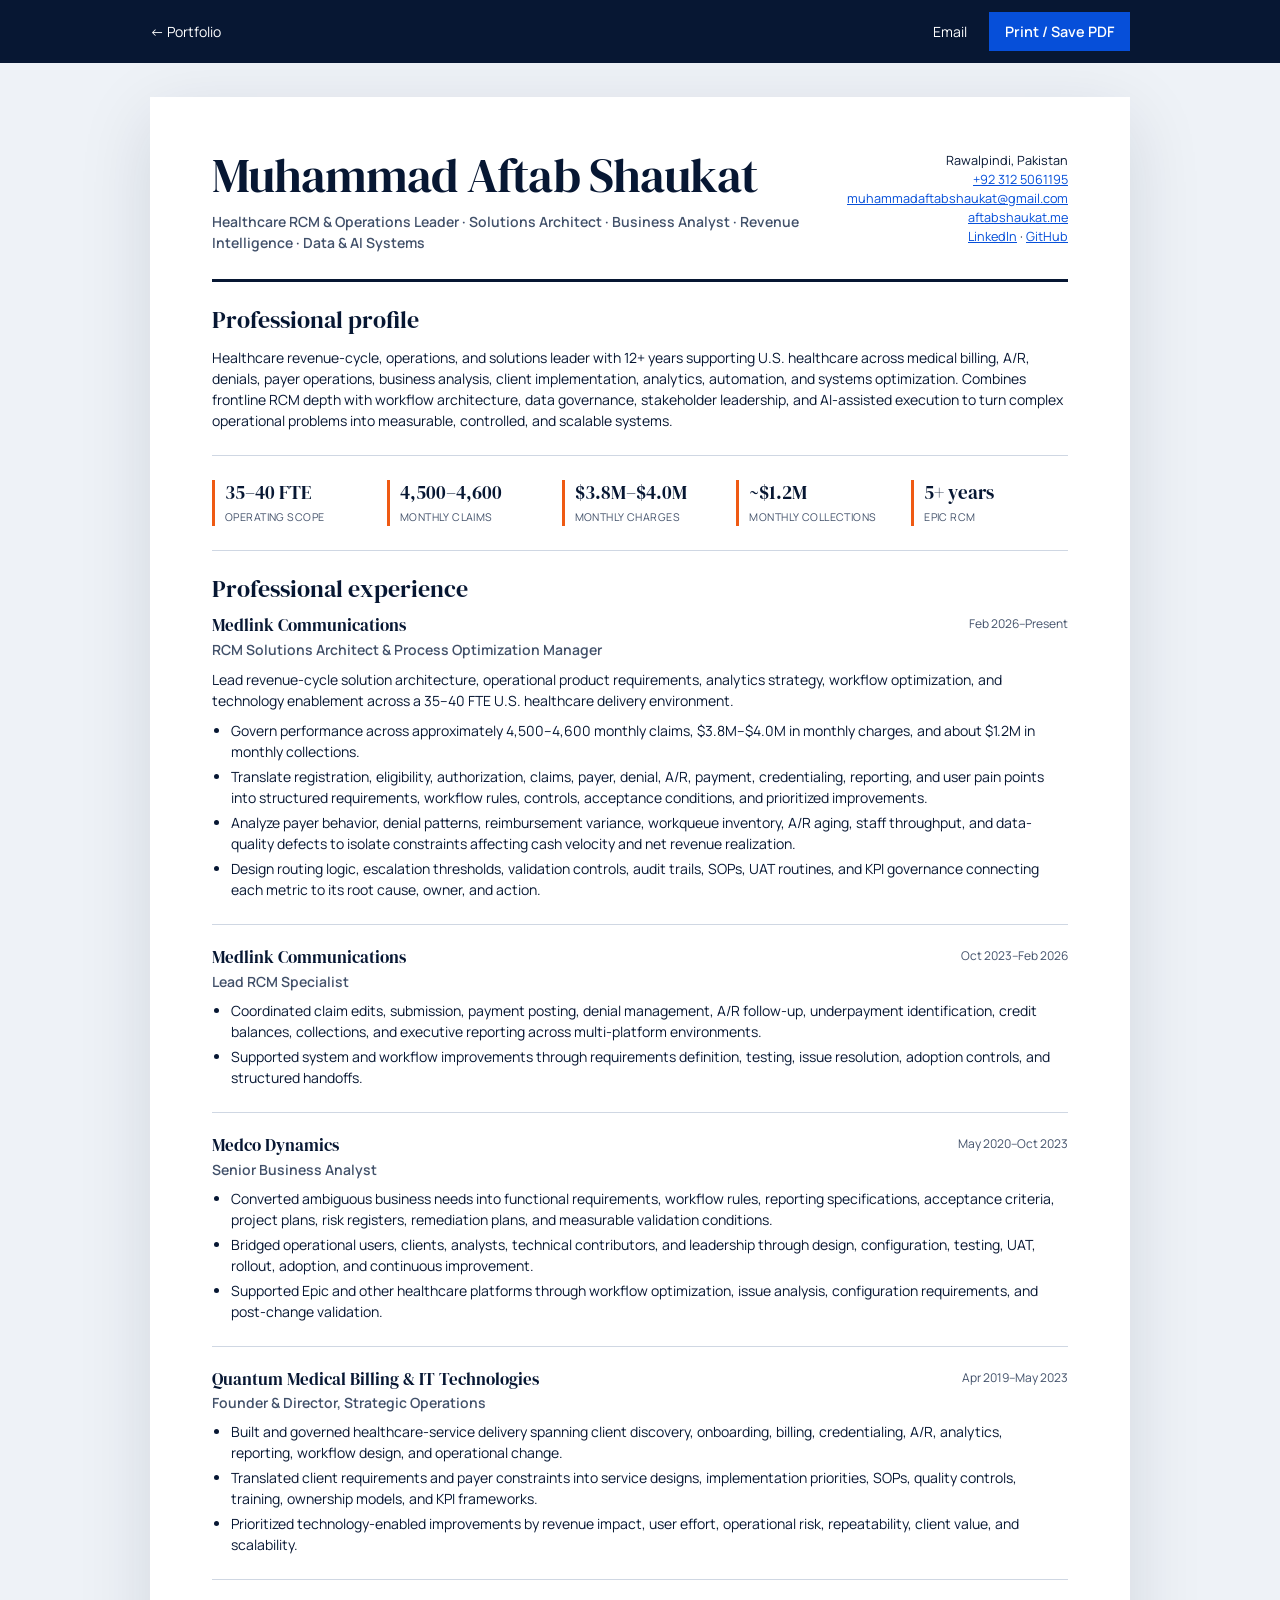
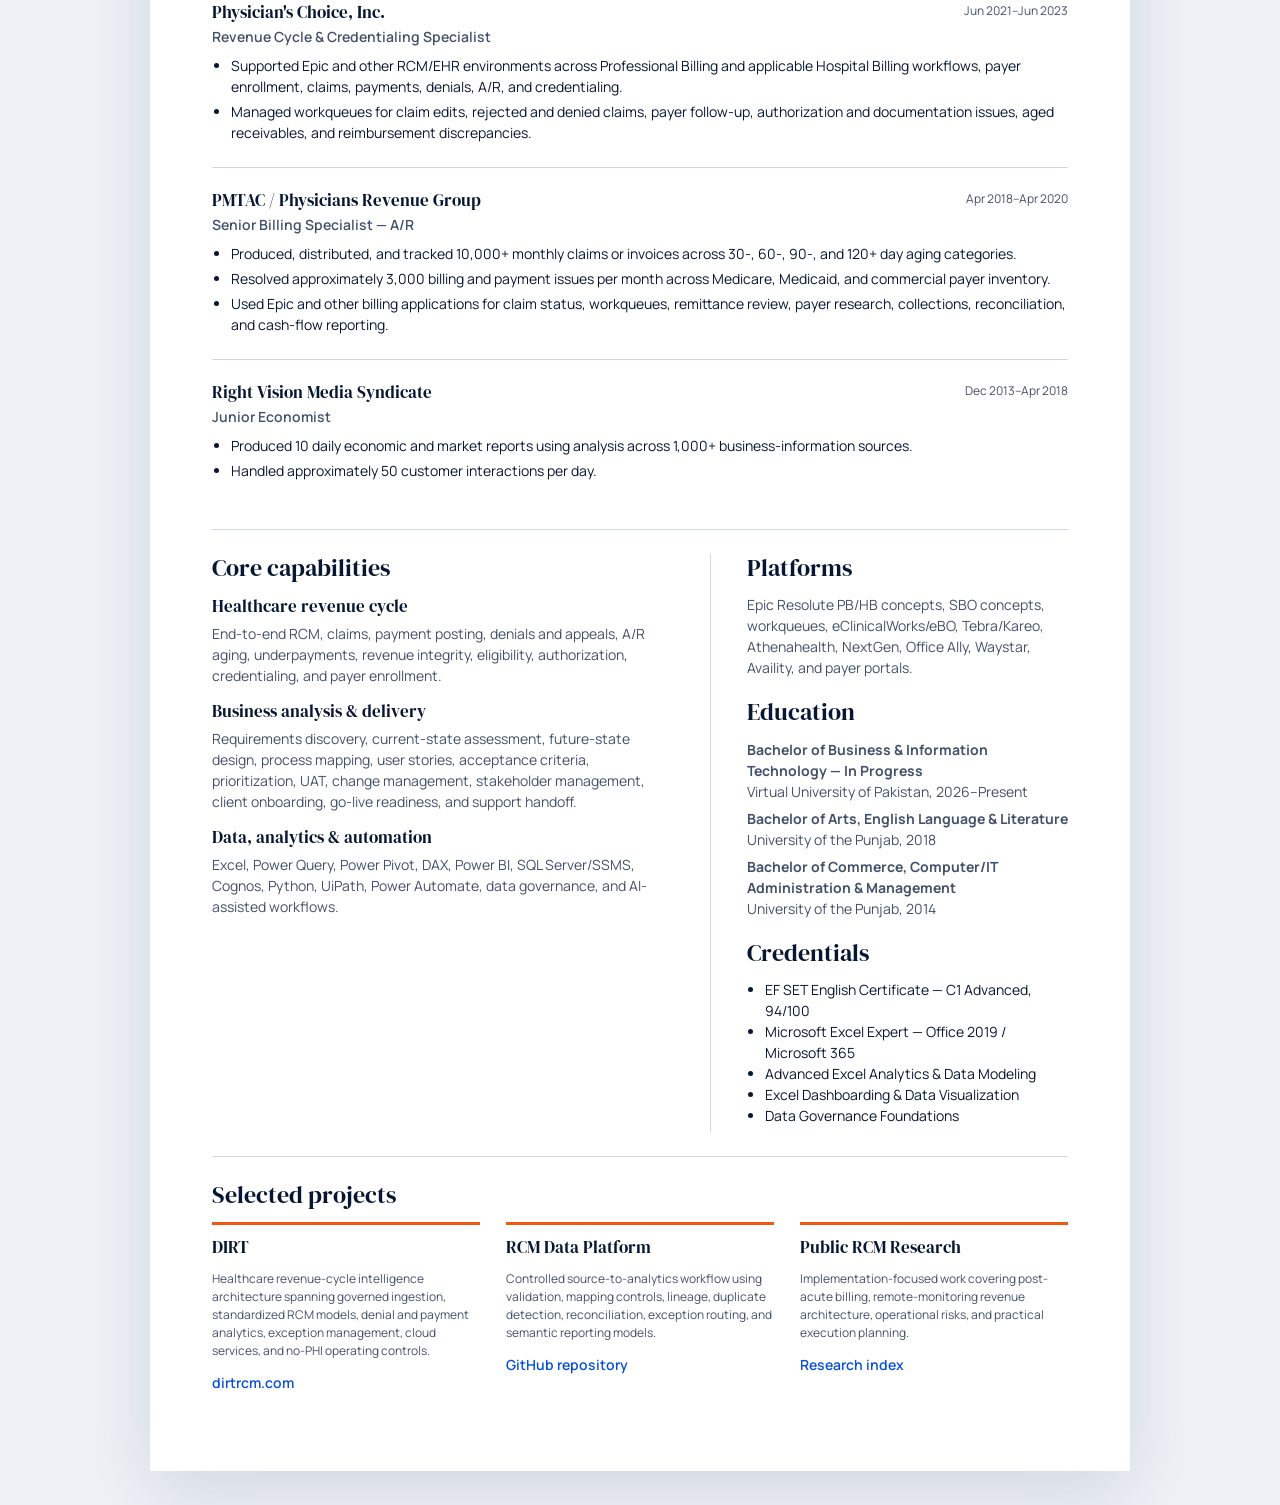
<file: resume.html>
<!doctype html>
<html lang="en">
<head>
  <meta charset="utf-8">
  <meta name="viewport" content="width=device-width, initial-scale=1">
  <title>Résumé | Muhammad Aftab Shaukat</title>
  <meta name="description" content="Professional résumé of Muhammad Aftab Shaukat, healthcare RCM and operations leader, solutions architect, business analyst, and data systems builder.">
  <meta name="robots" content="index, follow">
  <link rel="canonical" href="https://aftabshaukat.me/resume.html">
  <link rel="preconnect" href="https://fonts.googleapis.com">
  <link rel="preconnect" href="https://fonts.gstatic.com" crossorigin>
  <link href="https://fonts.googleapis.com/css2?family=DM+Serif+Display&family=Manrope:wght@400;500;600;700&display=swap" rel="stylesheet">
  <link rel="stylesheet" href="/assets/css/resume.css">
</head>
<body>
  <a class="skip-link" href="#resume">Skip to résumé</a>
  <header class="resume-toolbar">
    <a href="/">← Portfolio</a>
    <div>
      <a href="mailto:muhammadaftabshaukat@gmail.com">Email</a>
      <button type="button" data-print>Print / Save PDF</button>
    </div>
  </header>

  <main id="resume" class="resume">
    <header class="resume-header">
      <div>
        <h1>Muhammad Aftab Shaukat</h1>
        <p class="resume-title">Healthcare RCM & Operations Leader · Solutions Architect · Business Analyst · Revenue Intelligence · Data & AI Systems</p>
      </div>
      <address>
        Rawalpindi, Pakistan<br>
        <a href="tel:+923125061195">+92 312 5061195</a><br>
        <a href="mailto:muhammadaftabshaukat@gmail.com">muhammadaftabshaukat@gmail.com</a><br>
        <a href="https://aftabshaukat.me/">aftabshaukat.me</a><br>
        <a href="https://www.linkedin.com/in/healthcare-rcm-leader/">LinkedIn</a> · <a href="https://github.com/aashaukatc">GitHub</a>
      </address>
    </header>

    <section class="summary">
      <h2>Professional profile</h2>
      <p>Healthcare revenue-cycle, operations, and solutions leader with 12+ years supporting U.S. healthcare across medical billing, A/R, denials, payer operations, business analysis, client implementation, analytics, automation, and systems optimization. Combines frontline RCM depth with workflow architecture, data governance, stakeholder leadership, and AI-assisted execution to turn complex operational problems into measurable, controlled, and scalable systems.</p>
    </section>

    <section class="scope" aria-label="Verified recent operating scope">
      <div><strong>35–40 FTE</strong><span>Operating scope</span></div>
      <div><strong>4,500–4,600</strong><span>Monthly claims</span></div>
      <div><strong>$3.8M–$4.0M</strong><span>Monthly charges</span></div>
      <div><strong>~$1.2M</strong><span>Monthly collections</span></div>
      <div><strong>5+ years</strong><span>Epic RCM</span></div>
    </section>

    <section>
      <h2>Professional experience</h2>
      <article class="role">
        <div class="role-heading"><div><h3>Medlink Communications</h3><p>RCM Solutions Architect & Process Optimization Manager</p></div><time>Feb 2026–Present</time></div>
        <p>Lead revenue-cycle solution architecture, operational product requirements, analytics strategy, workflow optimization, and technology enablement across a 35–40 FTE U.S. healthcare delivery environment.</p>
        <ul>
          <li>Govern performance across approximately 4,500–4,600 monthly claims, $3.8M–$4.0M in monthly charges, and about $1.2M in monthly collections.</li>
          <li>Translate registration, eligibility, authorization, claims, payer, denial, A/R, payment, credentialing, reporting, and user pain points into structured requirements, workflow rules, controls, acceptance conditions, and prioritized improvements.</li>
          <li>Analyze payer behavior, denial patterns, reimbursement variance, workqueue inventory, A/R aging, staff throughput, and data-quality defects to isolate constraints affecting cash velocity and net revenue realization.</li>
          <li>Design routing logic, escalation thresholds, validation controls, audit trails, SOPs, UAT routines, and KPI governance connecting each metric to its root cause, owner, and action.</li>
        </ul>
      </article>
      <article class="role">
        <div class="role-heading"><div><h3>Medlink Communications</h3><p>Lead RCM Specialist</p></div><time>Oct 2023–Feb 2026</time></div>
        <ul>
          <li>Coordinated claim edits, submission, payment posting, denial management, A/R follow-up, underpayment identification, credit balances, collections, and executive reporting across multi-platform environments.</li>
          <li>Supported system and workflow improvements through requirements definition, testing, issue resolution, adoption controls, and structured handoffs.</li>
        </ul>
      </article>
      <article class="role">
        <div class="role-heading"><div><h3>Medco Dynamics</h3><p>Senior Business Analyst</p></div><time>May 2020–Oct 2023</time></div>
        <ul>
          <li>Converted ambiguous business needs into functional requirements, workflow rules, reporting specifications, acceptance criteria, project plans, risk registers, remediation plans, and measurable validation conditions.</li>
          <li>Bridged operational users, clients, analysts, technical contributors, and leadership through design, configuration, testing, UAT, rollout, adoption, and continuous improvement.</li>
          <li>Supported Epic and other healthcare platforms through workflow optimization, issue analysis, configuration requirements, and post-change validation.</li>
        </ul>
      </article>
      <article class="role">
        <div class="role-heading"><div><h3>Quantum Medical Billing & IT Technologies</h3><p>Founder & Director, Strategic Operations</p></div><time>Apr 2019–May 2023</time></div>
        <ul>
          <li>Built and governed healthcare-service delivery spanning client discovery, onboarding, billing, credentialing, A/R, analytics, reporting, workflow design, and operational change.</li>
          <li>Translated client requirements and payer constraints into service designs, implementation priorities, SOPs, quality controls, training, ownership models, and KPI frameworks.</li>
          <li>Prioritized technology-enabled improvements by revenue impact, user effort, operational risk, repeatability, client value, and scalability.</li>
        </ul>
      </article>
      <article class="role">
        <div class="role-heading"><div><h3>Physician's Choice, Inc.</h3><p>Revenue Cycle & Credentialing Specialist</p></div><time>Jun 2021–Jun 2023</time></div>
        <ul>
          <li>Supported Epic and other RCM/EHR environments across Professional Billing and applicable Hospital Billing workflows, payer enrollment, claims, payments, denials, A/R, and credentialing.</li>
          <li>Managed workqueues for claim edits, rejected and denied claims, payer follow-up, authorization and documentation issues, aged receivables, and reimbursement discrepancies.</li>
        </ul>
      </article>
      <article class="role">
        <div class="role-heading"><div><h3>PMTAC / Physicians Revenue Group</h3><p>Senior Billing Specialist — A/R</p></div><time>Apr 2018–Apr 2020</time></div>
        <ul>
          <li>Produced, distributed, and tracked 10,000+ monthly claims or invoices across 30-, 60-, 90-, and 120+ day aging categories.</li>
          <li>Resolved approximately 3,000 billing and payment issues per month across Medicare, Medicaid, and commercial payer inventory.</li>
          <li>Used Epic and other billing applications for claim status, workqueues, remittance review, payer research, collections, reconciliation, and cash-flow reporting.</li>
        </ul>
      </article>
      <article class="role">
        <div class="role-heading"><div><h3>Right Vision Media Syndicate</h3><p>Junior Economist</p></div><time>Dec 2013–Apr 2018</time></div>
        <ul>
          <li>Produced 10 daily economic and market reports using analysis across 1,000+ business-information sources.</li>
          <li>Handled approximately 50 customer interactions per day.</li>
        </ul>
      </article>
    </section>

    <section class="two-column">
      <div>
        <h2>Core capabilities</h2>
        <h3>Healthcare revenue cycle</h3>
        <p>End-to-end RCM, claims, payment posting, denials and appeals, A/R aging, underpayments, revenue integrity, eligibility, authorization, credentialing, and payer enrollment.</p>
        <h3>Business analysis & delivery</h3>
        <p>Requirements discovery, current-state assessment, future-state design, process mapping, user stories, acceptance criteria, prioritization, UAT, change management, stakeholder management, client onboarding, go-live readiness, and support handoff.</p>
        <h3>Data, analytics & automation</h3>
        <p>Excel, Power Query, Power Pivot, DAX, Power BI, SQL Server/SSMS, Cognos, Python, UiPath, Power Automate, data governance, and AI-assisted workflows.</p>
      </div>
      <div>
        <h2>Platforms</h2>
        <p>Epic Resolute PB/HB concepts, SBO concepts, workqueues, eClinicalWorks/eBO, Tebra/Kareo, Athenahealth, NextGen, Office Ally, Waystar, Availity, and payer portals.</p>
        <h2>Education</h2>
        <p><strong>Bachelor of Business & Information Technology — In Progress</strong><br>Virtual University of Pakistan, 2026–Present</p>
        <p><strong>Bachelor of Arts, English Language & Literature</strong><br>University of the Punjab, 2018</p>
        <p><strong>Bachelor of Commerce, Computer/IT Administration & Management</strong><br>University of the Punjab, 2014</p>
        <h2>Credentials</h2>
        <ul class="plain-list">
          <li>EF SET English Certificate — C1 Advanced, 94/100</li>
          <li>Microsoft Excel Expert — Office 2019 / Microsoft 365</li>
          <li>Advanced Excel Analytics & Data Modeling</li>
          <li>Excel Dashboarding & Data Visualization</li>
          <li>Data Governance Foundations</li>
        </ul>
      </div>
    </section>

    <section>
      <h2>Selected projects</h2>
      <div class="project-grid">
        <article><h3>DIRT</h3><p>Healthcare revenue-cycle intelligence architecture spanning governed ingestion, standardized RCM models, denial and payment analytics, exception management, cloud services, and no-PHI operating controls.</p><a href="https://dirtrcm.com/">dirtrcm.com</a></article>
        <article><h3>RCM Data Platform</h3><p>Controlled source-to-analytics workflow using validation, mapping controls, lineage, duplicate detection, reconciliation, exception routing, and semantic reporting models.</p><a href="https://github.com/aashaukatc/rcm-data-platform">GitHub repository</a></article>
        <article><h3>Public RCM Research</h3><p>Implementation-focused work covering post-acute billing, remote-monitoring revenue architecture, operational risks, and practical execution planning.</p><a href="/hospice-nursing-home-billing-rcm.html">Research index</a></article>
      </div>
    </section>
  </main>
  <script src="/assets/js/site.js" defer></script>
</body>
</html>
</file>
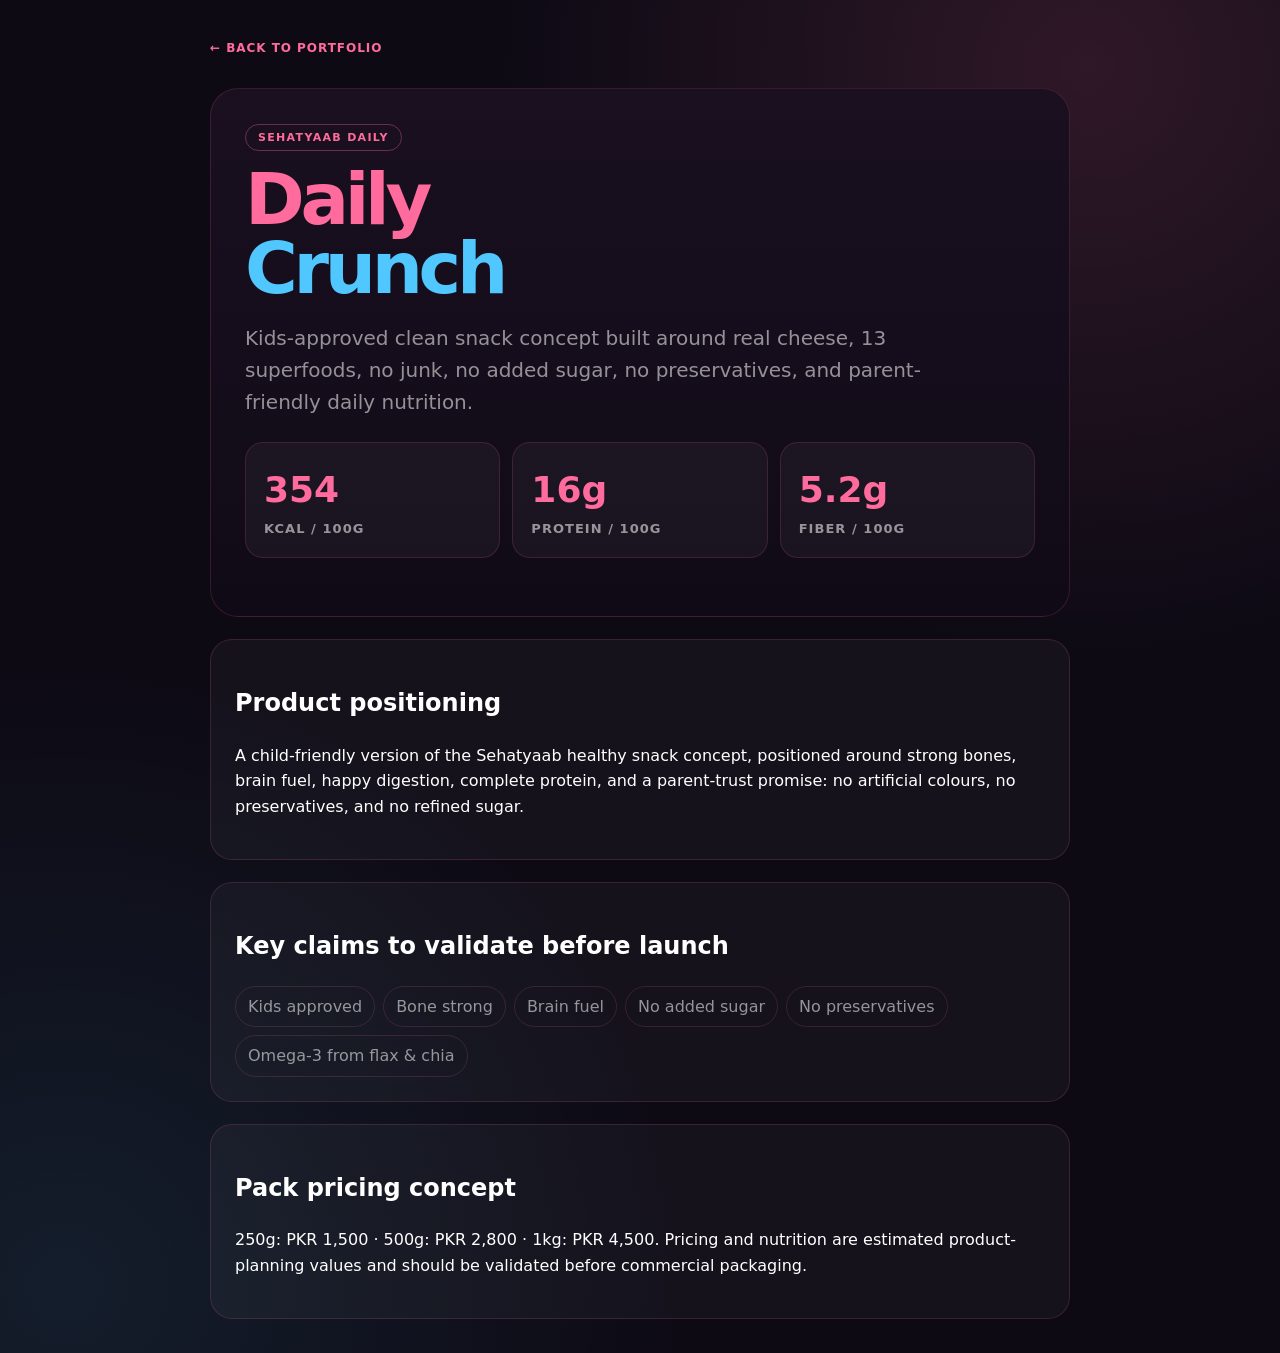
<file: sehatyaab-daily-crunch.html>
<!doctype html>
<html lang="en">
<head>
  <meta charset="utf-8" />
  <meta name="viewport" content="width=device-width, initial-scale=1" />
  <title>Sehatyaab Daily Crunch | Aftab Shaukat</title>
  <meta name="description" content="Sehatyaab Daily Crunch — kids-approved clean snack concept with real cheese, 13 superfoods, no added sugar, and parent-friendly nutrition positioning." />
  <style>
    :root{--bg:#0d0a14;--panel:#1a1020;--text:#fff;--muted:rgba(255,255,255,.55);--pink:#ff6b9d;--blue:#50c8ff;--line:rgba(255,107,157,.16)}*{box-sizing:border-box}body{margin:0;font-family:Nunito,Inter,system-ui,sans-serif;background:radial-gradient(circle at 85% 5%,rgba(255,107,157,.14),transparent 35%),radial-gradient(circle at 5% 95%,rgba(80,200,255,.1),transparent 35%),var(--bg);color:var(--text);line-height:1.6;padding:34px 18px}.wrap{max-width:860px;margin:auto}.back{color:var(--pink);font-weight:900;text-decoration:none;letter-spacing:.08em;text-transform:uppercase;font-size:12px}.hero{margin-top:28px;border:1px solid var(--line);background:linear-gradient(180deg,#1a1020,#100a16);border-radius:28px;padding:34px}.badge{display:inline-block;color:var(--pink);border:1px solid rgba(255,107,157,.35);border-radius:999px;padding:4px 12px;font-weight:900;text-transform:uppercase;letter-spacing:.12em;font-size:11px}h1{font-size:clamp(42px,8vw,72px);line-height:.95;margin:14px 0 14px;letter-spacing:-.06em}.lead{font-size:20px;color:var(--muted);max-width:720px}.grid{display:grid;grid-template-columns:repeat(3,1fr);gap:12px;margin:24px 0}.card{border:1px solid var(--line);background:rgba(255,255,255,.04);border-radius:18px;padding:18px}.num{font-size:36px;color:var(--pink);font-weight:900}.label{color:var(--muted);font-size:13px;text-transform:uppercase;letter-spacing:.08em;font-weight:900}.section{margin-top:22px;border:1px solid var(--line);background:rgba(255,255,255,.035);border-radius:22px;padding:24px}.chips{display:flex;flex-wrap:wrap;gap:8px}.chip{border:1px solid var(--line);border-radius:999px;padding:7px 12px;color:var(--muted)}@media(max-width:720px){.grid{grid-template-columns:1fr}}
  </style>
</head>
<body><div class="wrap"><a class="back" href="/">← Back to portfolio</a><section class="hero"><span class="badge">Sehatyaab Daily</span><h1><span style="color:var(--pink)">Daily</span><br><span style="color:var(--blue)">Crunch</span></h1><p class="lead">Kids-approved clean snack concept built around real cheese, 13 superfoods, no junk, no added sugar, no preservatives, and parent-friendly daily nutrition.</p><div class="grid"><div class="card"><div class="num">354</div><div class="label">kcal / 100g</div></div><div class="card"><div class="num">16g</div><div class="label">protein / 100g</div></div><div class="card"><div class="num">5.2g</div><div class="label">fiber / 100g</div></div></div></section><section class="section"><h2>Product positioning</h2><p>A child-friendly version of the Sehatyaab healthy snack concept, positioned around strong bones, brain fuel, happy digestion, complete protein, and a parent-trust promise: no artificial colours, no preservatives, and no refined sugar.</p></section><section class="section"><h2>Key claims to validate before launch</h2><div class="chips"><span class="chip">Kids approved</span><span class="chip">Bone strong</span><span class="chip">Brain fuel</span><span class="chip">No added sugar</span><span class="chip">No preservatives</span><span class="chip">Omega-3 from flax & chia</span></div></section><section class="section"><h2>Pack pricing concept</h2><p>250g: PKR 1,500 · 500g: PKR 2,800 · 1kg: PKR 4,500. Pricing and nutrition are estimated product-planning values and should be validated before commercial packaging.</p></section></div></body></html>
</file>
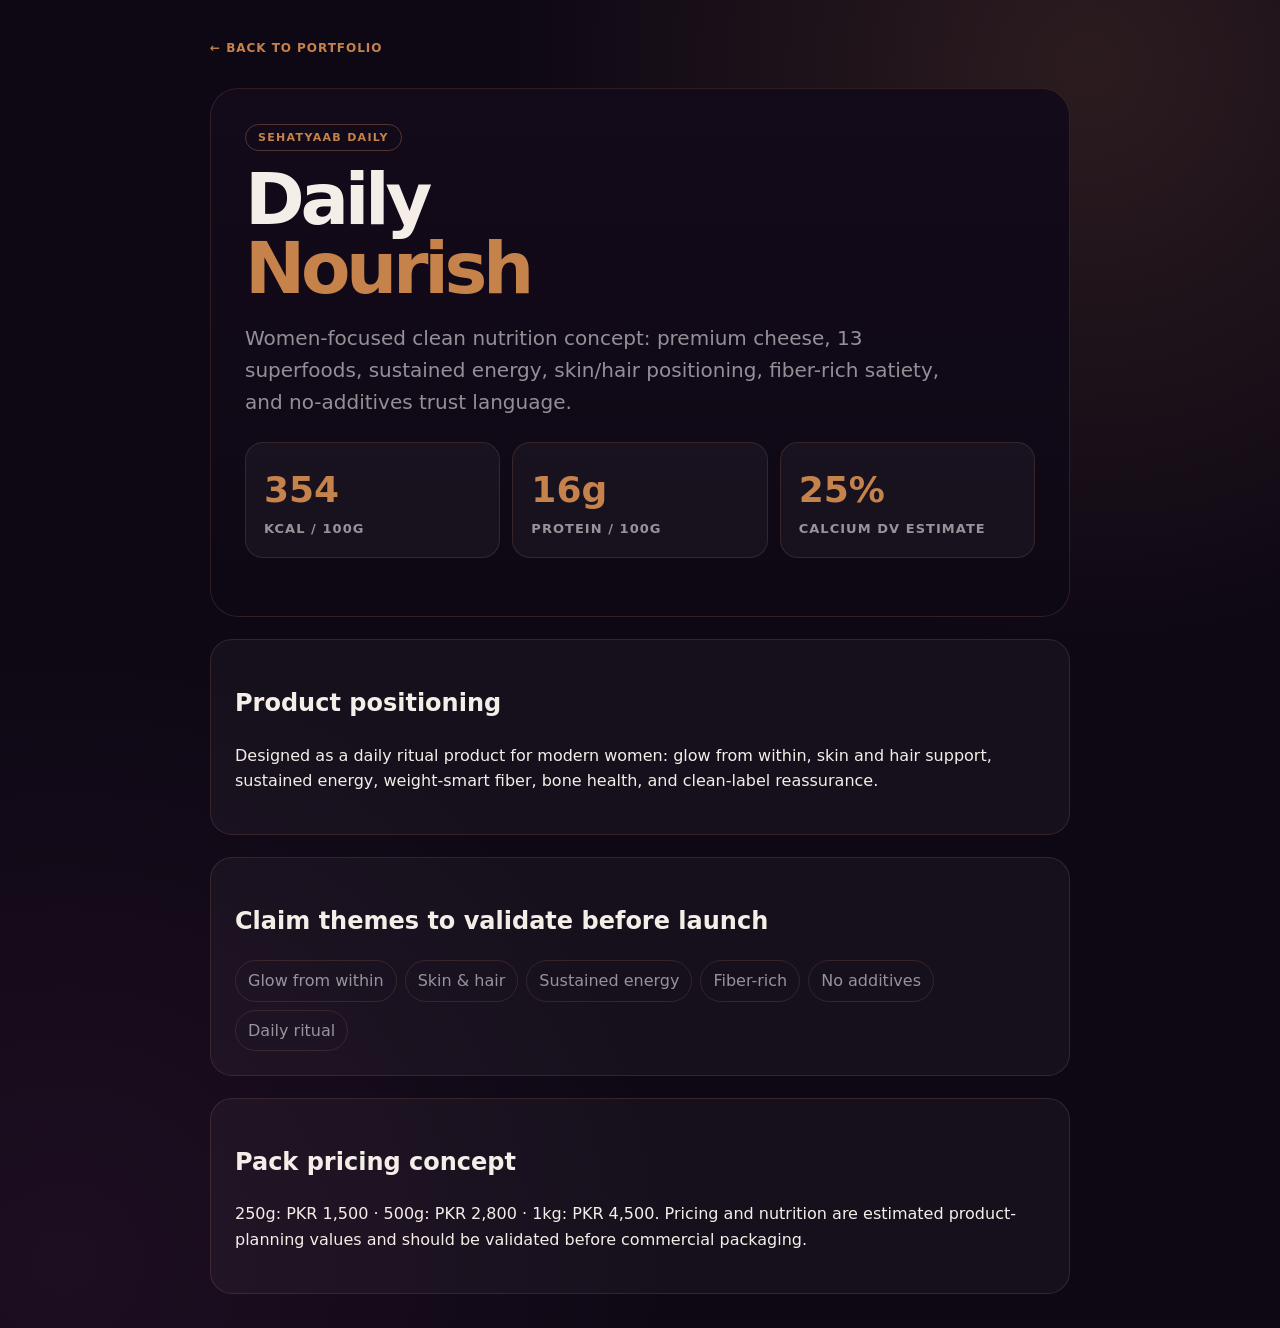
<file: sehatyaab-daily-nourish.html>
<!doctype html>
<html lang="en">
<head>
  <meta charset="utf-8" />
  <meta name="viewport" content="width=device-width, initial-scale=1" />
  <title>Sehatyaab Daily Nourish | Aftab Shaukat</title>
  <meta name="description" content="Sehatyaab Daily Nourish — women-focused clean nutrition concept with premium cheese, 13 superfoods, skin/hair, energy, and daily ritual positioning." />
  <style>
    :root{--bg:#0e0814;--panel:#130a1a;--text:#f5eee8;--muted:rgba(255,255,255,.55);--bronze:#c5824a;--plum:#8c3c82;--line:rgba(197,130,90,.18)}*{box-sizing:border-box}body{margin:0;font-family:Inter,system-ui,sans-serif;background:radial-gradient(circle at 85% 5%,rgba(197,130,90,.16),transparent 35%),radial-gradient(circle at 5% 95%,rgba(140,60,130,.12),transparent 35%),var(--bg);color:var(--text);line-height:1.6;padding:34px 18px}.wrap{max-width:860px;margin:auto}.back{color:var(--bronze);font-weight:800;text-decoration:none;letter-spacing:.08em;text-transform:uppercase;font-size:12px}.hero{margin-top:28px;border:1px solid var(--line);background:linear-gradient(180deg,#130a1a,#0e0814);border-radius:28px;padding:34px}.badge{display:inline-block;color:var(--bronze);border:1px solid rgba(197,130,90,.36);border-radius:999px;padding:4px 12px;font-weight:800;text-transform:uppercase;letter-spacing:.12em;font-size:11px}h1{font-size:clamp(42px,8vw,72px);line-height:.95;margin:14px 0 14px;letter-spacing:-.06em}.lead{font-size:20px;color:var(--muted);max-width:720px}.grid{display:grid;grid-template-columns:repeat(3,1fr);gap:12px;margin:24px 0}.card{border:1px solid var(--line);background:rgba(255,255,255,.04);border-radius:18px;padding:18px}.num{font-size:36px;color:var(--bronze);font-weight:900}.label{color:var(--muted);font-size:13px;text-transform:uppercase;letter-spacing:.08em;font-weight:800}.section{margin-top:22px;border:1px solid var(--line);background:rgba(255,255,255,.035);border-radius:22px;padding:24px}.chips{display:flex;flex-wrap:wrap;gap:8px}.chip{border:1px solid var(--line);border-radius:999px;padding:7px 12px;color:var(--muted)}@media(max-width:720px){.grid{grid-template-columns:1fr}}
  </style>
</head>
<body><div class="wrap"><a class="back" href="/">← Back to portfolio</a><section class="hero"><span class="badge">Sehatyaab Daily</span><h1>Daily<br><span style="color:var(--bronze)">Nourish</span></h1><p class="lead">Women-focused clean nutrition concept: premium cheese, 13 superfoods, sustained energy, skin/hair positioning, fiber-rich satiety, and no-additives trust language.</p><div class="grid"><div class="card"><div class="num">354</div><div class="label">kcal / 100g</div></div><div class="card"><div class="num">16g</div><div class="label">protein / 100g</div></div><div class="card"><div class="num">25%</div><div class="label">calcium DV estimate</div></div></div></section><section class="section"><h2>Product positioning</h2><p>Designed as a daily ritual product for modern women: glow from within, skin and hair support, sustained energy, weight-smart fiber, bone health, and clean-label reassurance.</p></section><section class="section"><h2>Claim themes to validate before launch</h2><div class="chips"><span class="chip">Glow from within</span><span class="chip">Skin & hair</span><span class="chip">Sustained energy</span><span class="chip">Fiber-rich</span><span class="chip">No additives</span><span class="chip">Daily ritual</span></div></section><section class="section"><h2>Pack pricing concept</h2><p>250g: PKR 1,500 · 500g: PKR 2,800 · 1kg: PKR 4,500. Pricing and nutrition are estimated product-planning values and should be validated before commercial packaging.</p></section></div></body></html>
</file>
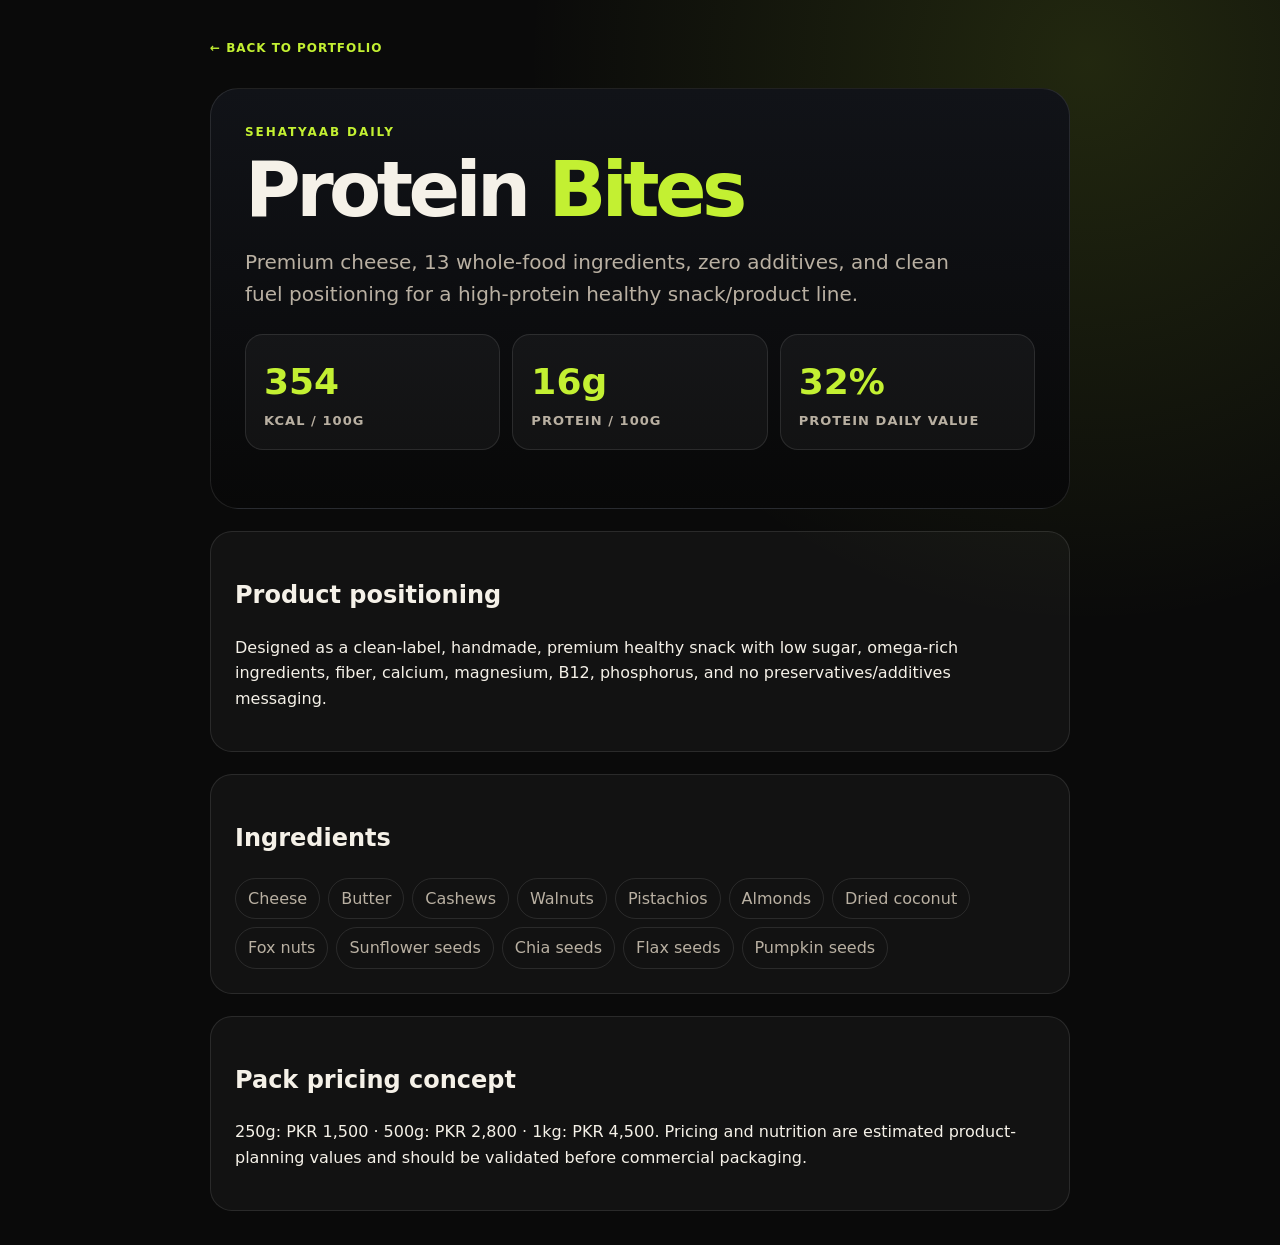
<file: sehatyaab-protein-bites.html>
<!doctype html>
<html lang="en">
<head>
  <meta charset="utf-8" />
  <meta name="viewport" content="width=device-width, initial-scale=1" />
  <title>Sehatyaab Daily Protein Bites | Aftab Shaukat</title>
  <meta name="description" content="Sehatyaab Daily Protein Bites — premium cheese, 13 whole-food ingredients, clean nutrition positioning, and direct-order product proof-of-work." />
  <style>
    :root{--bg:#0a0a0a;--panel:#111318;--text:#f5f1e8;--muted:#b9b0a2;--lime:#c3f032;--line:rgba(255,255,255,.1)}*{box-sizing:border-box}body{margin:0;font-family:Inter,system-ui,sans-serif;background:radial-gradient(circle at 85% 5%,rgba(195,240,50,.13),transparent 35%),var(--bg);color:var(--text);line-height:1.6;padding:34px 18px}.wrap{max-width:860px;margin:auto}.back{color:var(--lime);font-weight:800;text-decoration:none;letter-spacing:.08em;text-transform:uppercase;font-size:12px}.hero{margin-top:28px;border:1px solid var(--line);background:linear-gradient(180deg,#111318,#080808);border-radius:28px;padding:34px}.eyebrow{color:var(--lime);font-weight:800;text-transform:uppercase;letter-spacing:.16em;font-size:12px}h1{font-size:clamp(42px,8vw,76px);line-height:.95;margin:12px 0 14px;letter-spacing:-.06em}.lead{font-size:20px;color:var(--muted);max-width:720px}.grid{display:grid;grid-template-columns:repeat(3,1fr);gap:12px;margin:24px 0}.card{border:1px solid var(--line);background:rgba(255,255,255,.04);border-radius:18px;padding:18px}.num{font-size:36px;color:var(--lime);font-weight:900}.label{color:var(--muted);font-size:13px;text-transform:uppercase;letter-spacing:.08em;font-weight:800}.section{margin-top:22px;border:1px solid var(--line);background:rgba(255,255,255,.035);border-radius:22px;padding:24px}.chips{display:flex;flex-wrap:wrap;gap:8px}.chip{border:1px solid var(--line);border-radius:999px;padding:7px 12px;color:var(--muted)}@media(max-width:720px){.grid{grid-template-columns:1fr}}
  </style>
</head>
<body><div class="wrap"><a class="back" href="/">← Back to portfolio</a><section class="hero"><div class="eyebrow">Sehatyaab Daily</div><h1>Protein <span style="color:var(--lime)">Bites</span></h1><p class="lead">Premium cheese, 13 whole-food ingredients, zero additives, and clean fuel positioning for a high-protein healthy snack/product line.</p><div class="grid"><div class="card"><div class="num">354</div><div class="label">kcal / 100g</div></div><div class="card"><div class="num">16g</div><div class="label">protein / 100g</div></div><div class="card"><div class="num">32%</div><div class="label">protein daily value</div></div></div></section><section class="section"><h2>Product positioning</h2><p>Designed as a clean-label, handmade, premium healthy snack with low sugar, omega-rich ingredients, fiber, calcium, magnesium, B12, phosphorus, and no preservatives/additives messaging.</p></section><section class="section"><h2>Ingredients</h2><div class="chips"><span class="chip">Cheese</span><span class="chip">Butter</span><span class="chip">Cashews</span><span class="chip">Walnuts</span><span class="chip">Pistachios</span><span class="chip">Almonds</span><span class="chip">Dried coconut</span><span class="chip">Fox nuts</span><span class="chip">Sunflower seeds</span><span class="chip">Chia seeds</span><span class="chip">Flax seeds</span><span class="chip">Pumpkin seeds</span></div></section><section class="section"><h2>Pack pricing concept</h2><p>250g: PKR 1,500 · 500g: PKR 2,800 · 1kg: PKR 4,500. Pricing and nutrition are estimated product-planning values and should be validated before commercial packaging.</p></section></div></body></html>
</file>
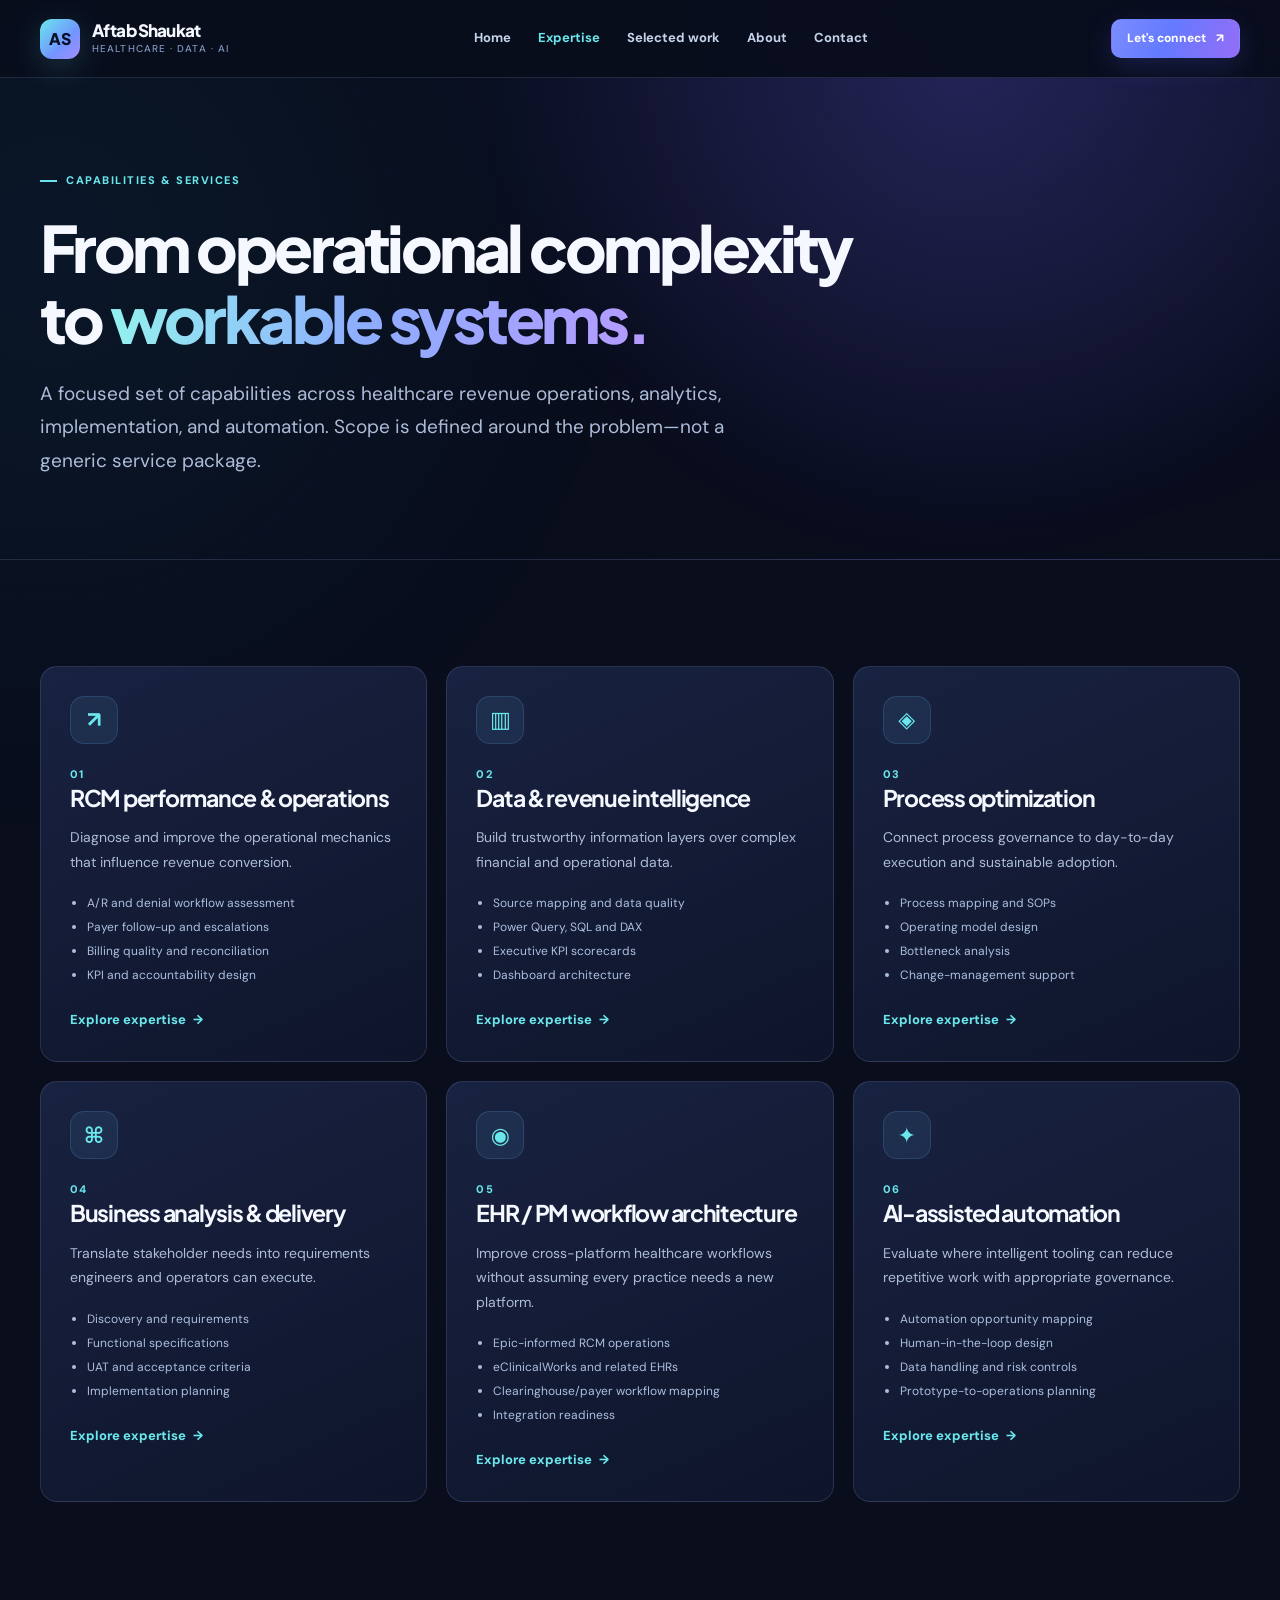
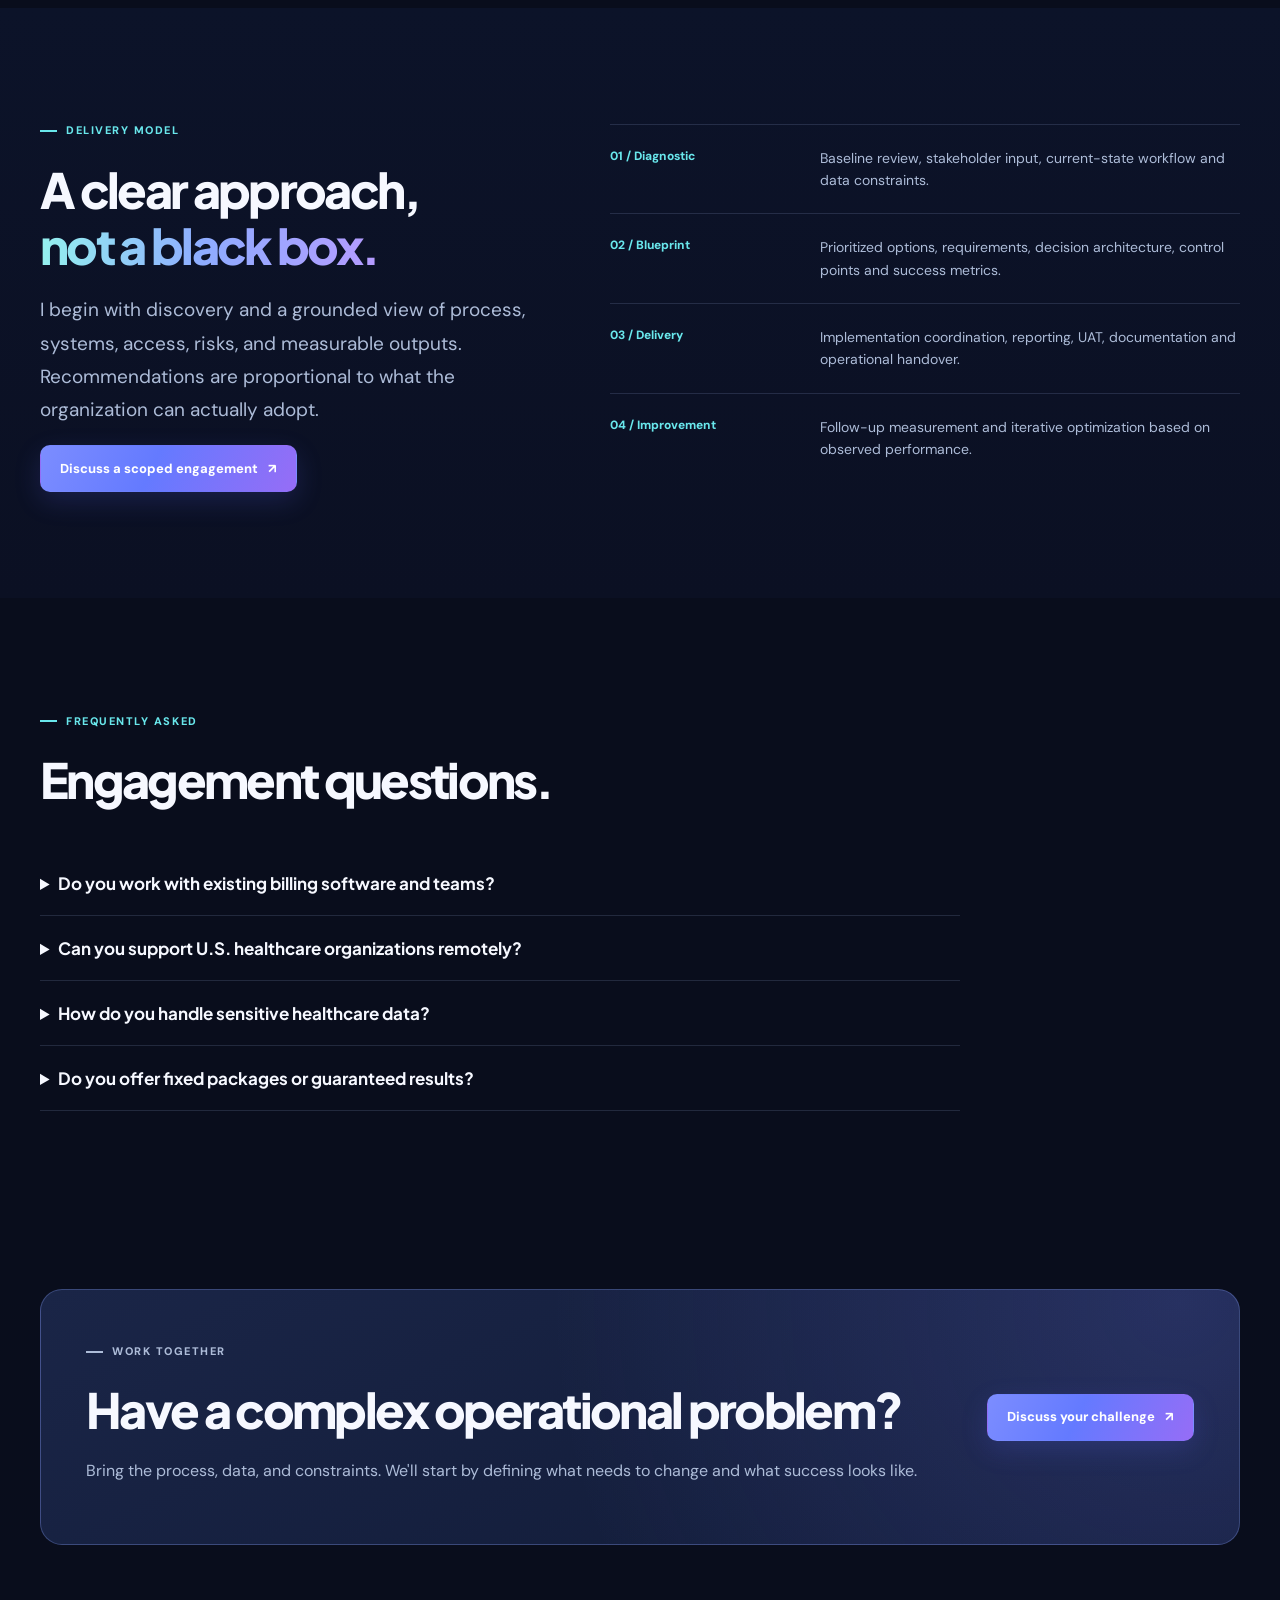
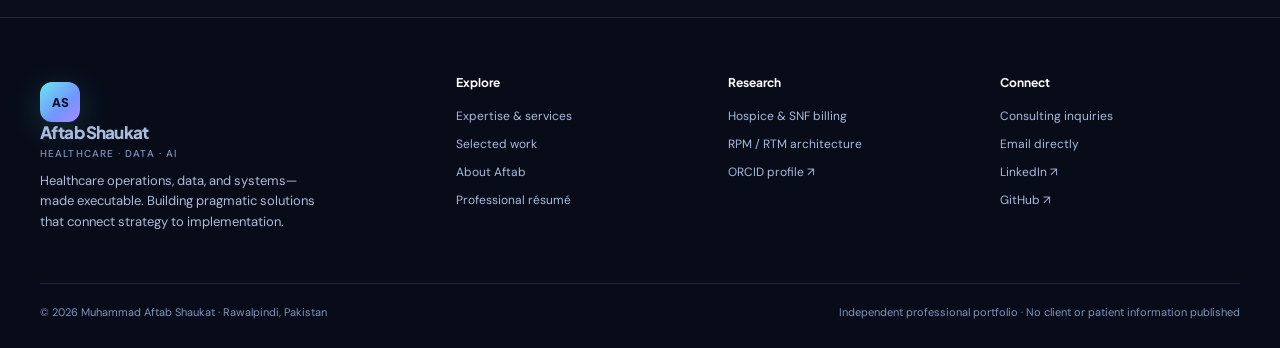
<file: services.html>
<!doctype html>
<html lang="en"><head>
<meta charset="utf-8"><meta name="viewport" content="width=device-width,initial-scale=1">
<title>Expertise & Consulting | Aftab Shaukat</title><meta name="description" content="Healthcare RCM transformation, operational analytics, business analysis, solutions architecture and AI-assisted workflow design from Aftab Shaukat.">
<meta name="author" content="Muhammad Aftab Shaukat"><meta name="robots" content="index,follow,max-image-preview:large"><meta name="theme-color" content="#090d1c">
<link rel="canonical" href="https://aftabshaukat.me/services.html"><meta property="og:type" content="website"><meta property="og:site_name" content="Aftab Shaukat"><meta property="og:title" content="Expertise & Consulting | Aftab Shaukat"><meta property="og:description" content="Healthcare RCM transformation, operational analytics, business analysis, solutions architecture and AI-assisted workflow design from Aftab Shaukat."><meta property="og:url" content="https://aftabshaukat.me/services.html"><meta name="twitter:card" content="summary">
<link rel="preconnect" href="https://fonts.googleapis.com"><link rel="preconnect" href="https://fonts.gstatic.com" crossorigin><link rel="stylesheet" href="/assets/css/portfolio-v2.css">
<script type="application/ld+json">{"@context":"https://schema.org","@graph":[{"@context":"https://schema.org","@type":"Person","@id":"https://aftabshaukat.me/#person","name":"Muhammad Aftab Shaukat","alternateName":["Aftab Shaukat","Muhammad A. Shaukat"],"url":"https://aftabshaukat.me/","email":"mailto:muhammadaftabshaukat@gmail.com","image":"https://avatars.githubusercontent.com/u/140397012?v=4","jobTitle":"Healthcare RCM & Operations Leader","homeLocation":{"@type":"Place","name":"Rawalpindi, Pakistan"},"sameAs":["https://www.linkedin.com/in/healthcare-rcm-leader/","https://github.com/aashaukatc","https://orcid.org/0009-0009-0342-9877"],"knowsAbout":["Healthcare revenue cycle management","Healthcare operations","Business analysis","Data analytics","Workflow automation","Solutions architecture","AI-assisted operations"]},{"@type":"WebSite","@id":"https://aftabshaukat.me/#website","name":"Aftab Shaukat","url":"https://aftabshaukat.me/","publisher":{"@id":"https://aftabshaukat.me/#person"}},{"@type":"WebPage","@id":"https://aftabshaukat.me/services.html","url":"https://aftabshaukat.me/services.html","name":"Expertise & Consulting","description":"Healthcare RCM transformation, operational analytics, business analysis, solutions architecture and AI-assisted workflow design from Aftab Shaukat.","isPartOf":{"@id":"https://aftabshaukat.me/#website"},"about":{"@id":"https://aftabshaukat.me/#person"}}]}</script>
</head><body><a class="skip" href="#main">Skip to content</a><header class="site-header"><div class="container navbar">
<a href="/" class="brand" aria-label="Aftab Shaukat home"><span class="brand-mark" aria-hidden="true">AS</span><span class="brand-name">Aftab Shaukat<small>Healthcare · Data · AI</small></span></a>
<nav class="nav-menu" data-nav id="primary-nav" aria-label="Main navigation"><a href="/">Home</a><a href="/services.html" aria-current="page">Expertise</a><a href="/work.html">Selected work</a><a href="/about.html">About</a><a href="/contact.html">Contact</a></nav>
<div class="nav-actions"><a href="/contact.html" class="btn primary small">Let's connect <span aria-hidden="true">↗</span></a><button class="menu-btn" type="button" data-menu-toggle aria-label="Toggle navigation" aria-controls="primary-nav" aria-expanded="false"><svg viewBox="0 0 24 24" fill="none" stroke="currentColor" stroke-width="2" stroke-linecap="round"><path d="M4 7h16M4 12h16M4 17h16"/></svg></button></div>
</div></header><main id="main">
<section class="page-hero"><div class="container"><p class="eyebrow">Capabilities & services</p><h1>From operational complexity<br>to <span class="gradient-text">workable systems.</span></h1><p class="lead">A focused set of capabilities across healthcare revenue operations, analytics, implementation, and automation. Scope is defined around the problem—not a generic service package.</p></div></section>
<section class="section"><div class="container"><div class="card-grid"><article class="card fade-in"><div class="iconbox" aria-hidden="true">↗</div><div class="number">01</div><h3>RCM performance & operations</h3><p>Diagnose and improve the operational mechanics that influence revenue conversion.</p><ul><li>A/R and denial workflow assessment</li><li>Payer follow-up and escalations</li><li>Billing quality and reconciliation</li><li>KPI and accountability design</li></ul><p style="margin:20px 0 0"><a class="text-link" href="/contact.html">Explore expertise <span class="arrow" aria-hidden="true">→</span></a></p></article><article class="card fade-in"><div class="iconbox" aria-hidden="true">▥</div><div class="number">02</div><h3>Data & revenue intelligence</h3><p>Build trustworthy information layers over complex financial and operational data.</p><ul><li>Source mapping and data quality</li><li>Power Query, SQL and DAX</li><li>Executive KPI scorecards</li><li>Dashboard architecture</li></ul><p style="margin:20px 0 0"><a class="text-link" href="/contact.html">Explore expertise <span class="arrow" aria-hidden="true">→</span></a></p></article><article class="card fade-in"><div class="iconbox" aria-hidden="true">◈</div><div class="number">03</div><h3>Process optimization</h3><p>Connect process governance to day-to-day execution and sustainable adoption.</p><ul><li>Process mapping and SOPs</li><li>Operating model design</li><li>Bottleneck analysis</li><li>Change-management support</li></ul><p style="margin:20px 0 0"><a class="text-link" href="/contact.html">Explore expertise <span class="arrow" aria-hidden="true">→</span></a></p></article><article class="card fade-in"><div class="iconbox" aria-hidden="true">⌘</div><div class="number">04</div><h3>Business analysis & delivery</h3><p>Translate stakeholder needs into requirements engineers and operators can execute.</p><ul><li>Discovery and requirements</li><li>Functional specifications</li><li>UAT and acceptance criteria</li><li>Implementation planning</li></ul><p style="margin:20px 0 0"><a class="text-link" href="/contact.html">Explore expertise <span class="arrow" aria-hidden="true">→</span></a></p></article><article class="card fade-in"><div class="iconbox" aria-hidden="true">◉</div><div class="number">05</div><h3>EHR / PM workflow architecture</h3><p>Improve cross-platform healthcare workflows without assuming every practice needs a new platform.</p><ul><li>Epic-informed RCM operations</li><li>eClinicalWorks and related EHRs</li><li>Clearinghouse/payer workflow mapping</li><li>Integration readiness</li></ul><p style="margin:20px 0 0"><a class="text-link" href="/contact.html">Explore expertise <span class="arrow" aria-hidden="true">→</span></a></p></article><article class="card fade-in"><div class="iconbox" aria-hidden="true">✦</div><div class="number">06</div><h3>AI-assisted automation</h3><p>Evaluate where intelligent tooling can reduce repetitive work with appropriate governance.</p><ul><li>Automation opportunity mapping</li><li>Human-in-the-loop design</li><li>Data handling and risk controls</li><li>Prototype-to-operations planning</li></ul><p style="margin:20px 0 0"><a class="text-link" href="/contact.html">Explore expertise <span class="arrow" aria-hidden="true">→</span></a></p></article></div></div></section>
<section class="section alt"><div class="container feature-layout"><div><p class="eyebrow">Delivery model</p><h2>A clear approach,<br><span class="gradient-text">not a black box.</span></h2><p class="lead">I begin with discovery and a grounded view of process, systems, access, risks, and measurable outputs. Recommendations are proportional to what the organization can actually adopt.</p><a class="btn primary" href="/contact.html">Discuss a scoped engagement <span class="arrow" aria-hidden="true">↗</span></a></div><div><div class="detail-line"><span>01 / Diagnostic</span><p>Baseline review, stakeholder input, current-state workflow and data constraints.</p></div><div class="detail-line"><span>02 / Blueprint</span><p>Prioritized options, requirements, decision architecture, control points and success metrics.</p></div><div class="detail-line"><span>03 / Delivery</span><p>Implementation coordination, reporting, UAT, documentation and operational handover.</p></div><div class="detail-line"><span>04 / Improvement</span><p>Follow-up measurement and iterative optimization based on observed performance.</p></div></div></div></section>
<section class="section"><div class="container"><div class="section-head"><p class="eyebrow">Frequently asked</p><h2>Engagement questions.</h2></div><div class="faq"><details><summary>Do you work with existing billing software and teams?</summary><p>Yes. The initial focus is to understand existing EHR/PM, clearinghouse, payer, people, and reporting workflows before suggesting system changes.</p></details><details><summary>Can you support U.S. healthcare organizations remotely?</summary><p>My professional experience includes supporting U.S. healthcare operations and schedules from Pakistan. Engagement logistics and access requirements are agreed individually.</p></details><details><summary>How do you handle sensitive healthcare data?</summary><p>Public portfolio examples use synthetic or sanitized information. Any real engagement requires appropriately authorized access and privacy/security controls defined with the client.</p></details><details><summary>Do you offer fixed packages or guaranteed results?</summary><p>Work is scoped based on the diagnosis, available systems, and realistic success criteria. No outcome or certification is represented as guaranteed.</p></details></div></div></section>
<section class="section narrow"><div class="container"><div class="callout big"><div><p class="eyebrow">Work together</p><h2>Have a complex operational problem?</h2><p>Bring the process, data, and constraints. We'll start by defining what needs to change and what success looks like.</p></div><div><a class="btn primary" href="/contact.html">Discuss your challenge <span class="arrow" aria-hidden="true">↗</span></a></div></div></div></section></main><footer class="site-footer"><div class="container"><div class="footer-grid"><div><a href="/" class="brand"><span class="brand-mark" aria-hidden="true">AS</span><span class="brand-name">Aftab Shaukat<small>Healthcare · Data · AI</small></span></a><p>Healthcare operations, data, and systems—made executable. Building pragmatic solutions that connect strategy to implementation.</p></div>
<div><h4>Explore</h4><a href="/services.html">Expertise & services</a><a href="/work.html">Selected work</a><a href="/about.html">About Aftab</a><a href="/resume.html">Professional résumé</a></div>
<div><h4>Research</h4><a href="/hospice-nursing-home-billing-rcm.html">Hospice & SNF billing</a><a href="/remote-monitoring-rcm-architecture.html">RPM / RTM architecture</a><a href="https://orcid.org/0009-0009-0342-9877" target="_blank" rel="noopener noreferrer">ORCID profile ↗</a></div>
<div><h4>Connect</h4><a href="/contact.html">Consulting inquiries</a><a href="mailto:muhammadaftabshaukat@gmail.com">Email directly</a><a href="https://www.linkedin.com/in/healthcare-rcm-leader/" target="_blank" rel="noopener noreferrer">LinkedIn ↗</a><a href="https://github.com/aashaukatc" target="_blank" rel="noopener noreferrer">GitHub ↗</a></div>
</div><div class="footer-bottom"><span>© <span data-year>2026</span> Muhammad Aftab Shaukat · Rawalpindi, Pakistan</span><span>Independent professional portfolio · No client or patient information published</span></div></div></footer><script defer src="/assets/js/portfolio-v2.js"></script></body></html>
</file>
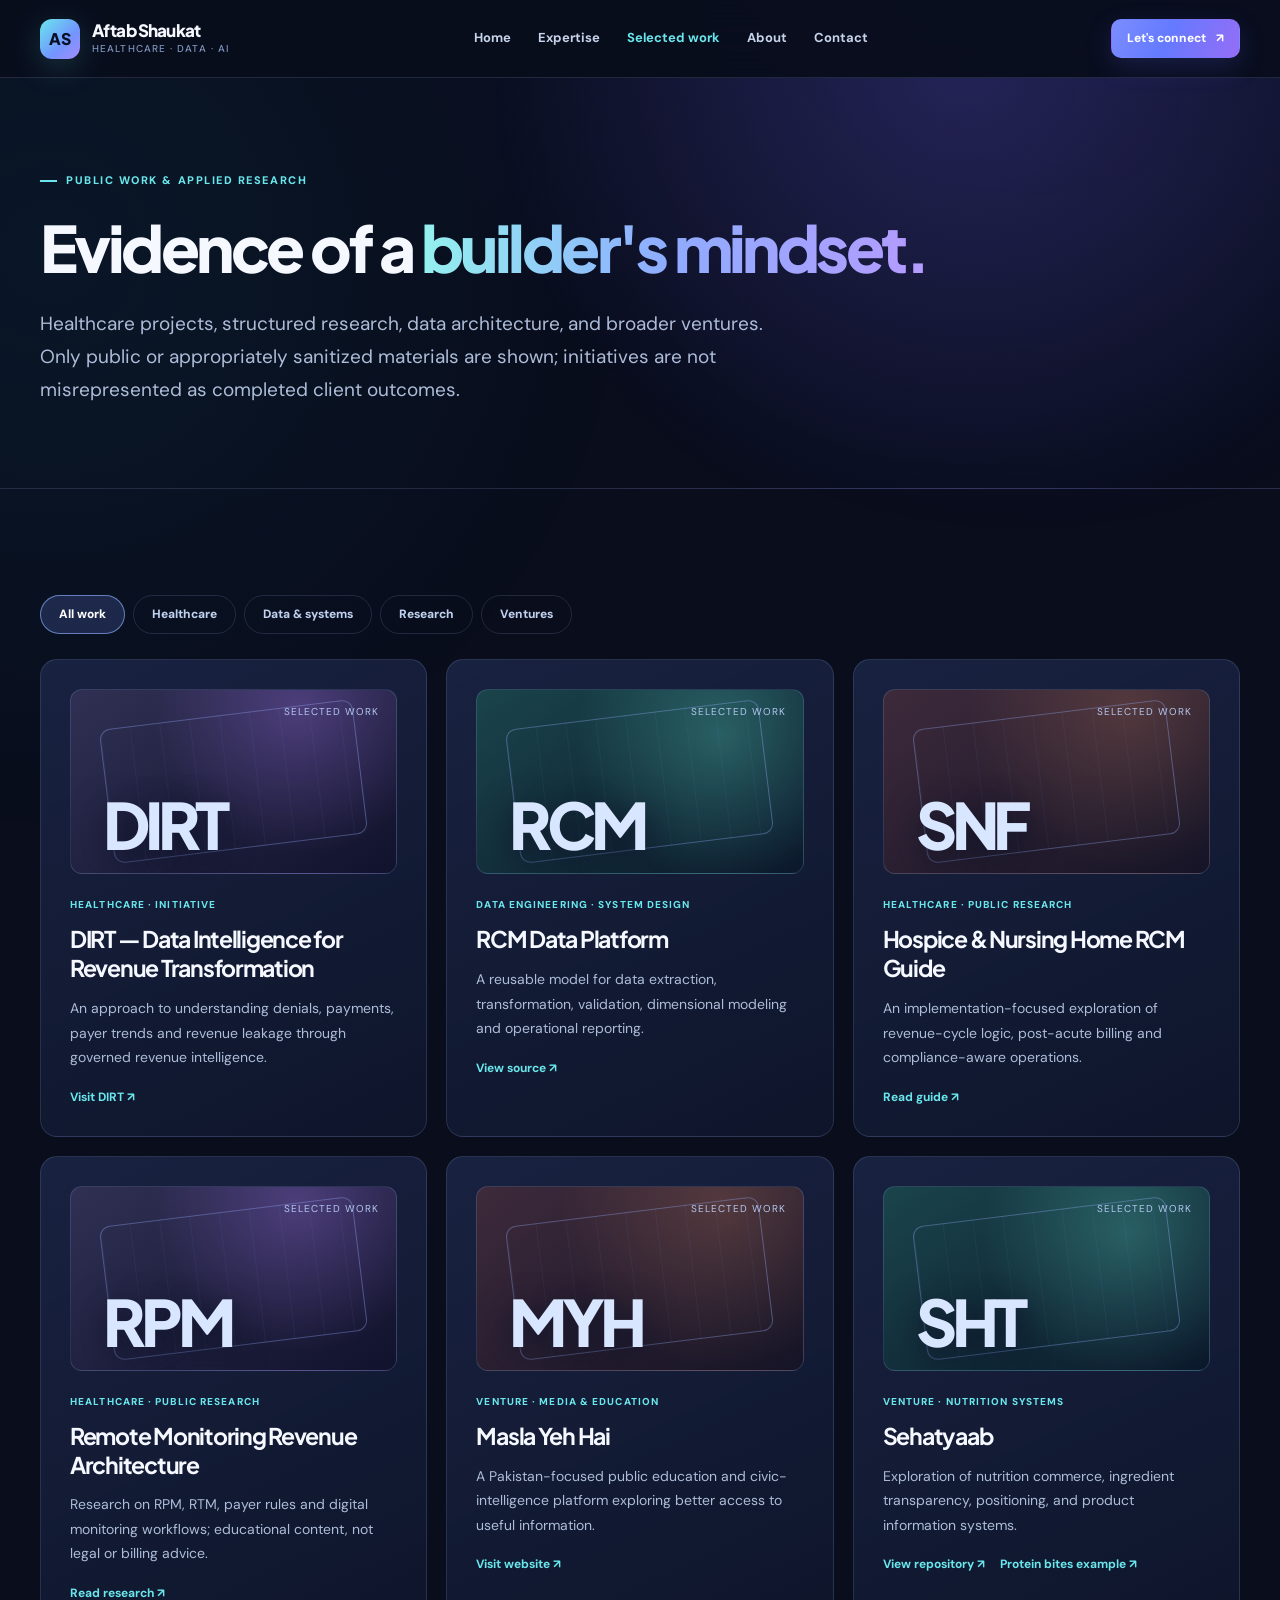
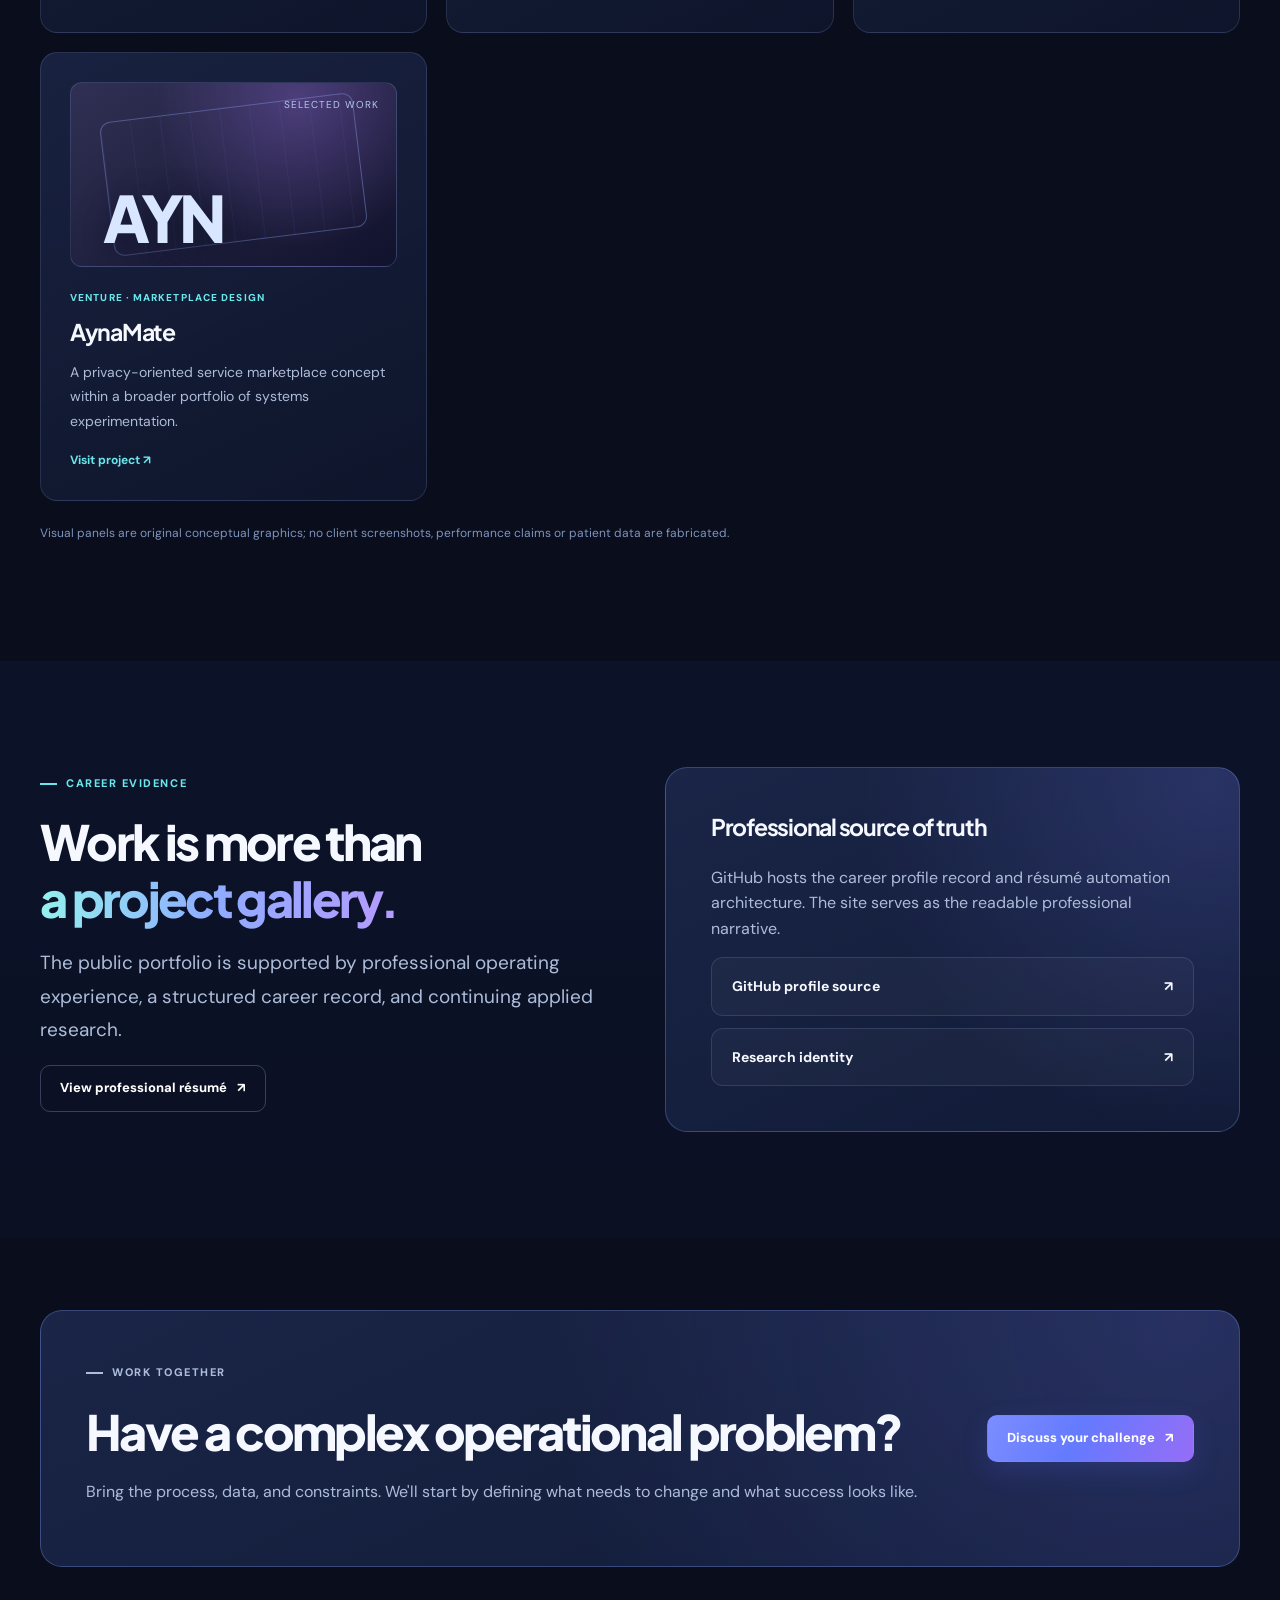
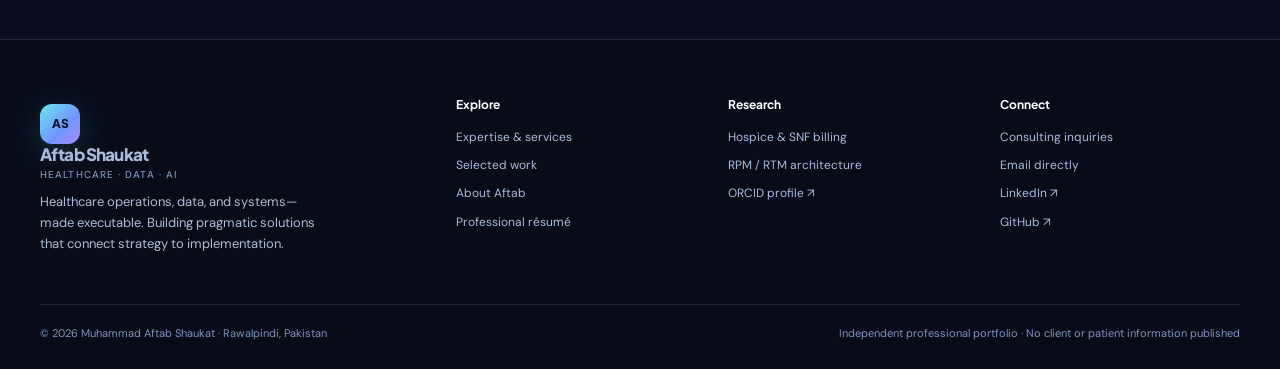
<file: work.html>
<!doctype html>
<html lang="en"><head>
<meta charset="utf-8"><meta name="viewport" content="width=device-width,initial-scale=1">
<title>Selected Work & Portfolio | Aftab Shaukat</title><meta name="description" content="Explore DIRT, healthcare RCM analytics architecture, revenue-cycle research and broader systems projects by Aftab Shaukat.">
<meta name="author" content="Muhammad Aftab Shaukat"><meta name="robots" content="index,follow,max-image-preview:large"><meta name="theme-color" content="#090d1c">
<link rel="canonical" href="https://aftabshaukat.me/work.html"><meta property="og:type" content="website"><meta property="og:site_name" content="Aftab Shaukat"><meta property="og:title" content="Selected Work & Portfolio | Aftab Shaukat"><meta property="og:description" content="Explore DIRT, healthcare RCM analytics architecture, revenue-cycle research and broader systems projects by Aftab Shaukat."><meta property="og:url" content="https://aftabshaukat.me/work.html"><meta name="twitter:card" content="summary">
<link rel="preconnect" href="https://fonts.googleapis.com"><link rel="preconnect" href="https://fonts.gstatic.com" crossorigin><link rel="stylesheet" href="/assets/css/portfolio-v2.css">
<script type="application/ld+json">{"@context":"https://schema.org","@graph":[{"@context":"https://schema.org","@type":"Person","@id":"https://aftabshaukat.me/#person","name":"Muhammad Aftab Shaukat","alternateName":["Aftab Shaukat","Muhammad A. Shaukat"],"url":"https://aftabshaukat.me/","email":"mailto:muhammadaftabshaukat@gmail.com","image":"https://avatars.githubusercontent.com/u/140397012?v=4","jobTitle":"Healthcare RCM & Operations Leader","homeLocation":{"@type":"Place","name":"Rawalpindi, Pakistan"},"sameAs":["https://www.linkedin.com/in/healthcare-rcm-leader/","https://github.com/aashaukatc","https://orcid.org/0009-0009-0342-9877"],"knowsAbout":["Healthcare revenue cycle management","Healthcare operations","Business analysis","Data analytics","Workflow automation","Solutions architecture","AI-assisted operations"]},{"@type":"WebSite","@id":"https://aftabshaukat.me/#website","name":"Aftab Shaukat","url":"https://aftabshaukat.me/","publisher":{"@id":"https://aftabshaukat.me/#person"}},{"@type":"WebPage","@id":"https://aftabshaukat.me/work.html","url":"https://aftabshaukat.me/work.html","name":"Selected Work & Portfolio","description":"Explore DIRT, healthcare RCM analytics architecture, revenue-cycle research and broader systems projects by Aftab Shaukat.","isPartOf":{"@id":"https://aftabshaukat.me/#website"},"about":{"@id":"https://aftabshaukat.me/#person"}}]}</script>
</head><body><a class="skip" href="#main">Skip to content</a><header class="site-header"><div class="container navbar">
<a href="/" class="brand" aria-label="Aftab Shaukat home"><span class="brand-mark" aria-hidden="true">AS</span><span class="brand-name">Aftab Shaukat<small>Healthcare · Data · AI</small></span></a>
<nav class="nav-menu" data-nav id="primary-nav" aria-label="Main navigation"><a href="/">Home</a><a href="/services.html">Expertise</a><a href="/work.html" aria-current="page">Selected work</a><a href="/about.html">About</a><a href="/contact.html">Contact</a></nav>
<div class="nav-actions"><a href="/contact.html" class="btn primary small">Let's connect <span aria-hidden="true">↗</span></a><button class="menu-btn" type="button" data-menu-toggle aria-label="Toggle navigation" aria-controls="primary-nav" aria-expanded="false"><svg viewBox="0 0 24 24" fill="none" stroke="currentColor" stroke-width="2" stroke-linecap="round"><path d="M4 7h16M4 12h16M4 17h16"/></svg></button></div>
</div></header><main id="main">
<section class="page-hero"><div class="container"><p class="eyebrow">Public work & applied research</p><h1>Evidence of a <span class="gradient-text">builder's mindset.</span></h1><p class="lead">Healthcare projects, structured research, data architecture, and broader ventures. Only public or appropriately sanitized materials are shown; initiatives are not misrepresented as completed client outcomes.</p></div></section>
<section class="section"><div class="container"><div class="filterbar" aria-label="Filter portfolio"><button class="filter active" type="button" data-filter="all" aria-pressed="true">All work</button><button class="filter" type="button" data-filter="healthcare" aria-pressed="false">Healthcare</button><button class="filter" type="button" data-filter="data" aria-pressed="false">Data & systems</button><button class="filter" type="button" data-filter="research" aria-pressed="false">Research</button><button class="filter" type="button" data-filter="ventures" aria-pressed="false">Ventures</button></div><div class="card-grid" id="project-grid">
<article class="card fade-in" data-category="healthcare data"><div class="project-visual violet" data-letter="DIRT" role="img" aria-label="Abstract visual identity for DIRT — Data Intelligence for Revenue Transformation"><span class="visual-kicker">Selected work</span></div><div class="project-top"><span class="project-type">Healthcare · Initiative</span></div><h3 style="margin-top:12px">DIRT — Data Intelligence for Revenue Transformation</h3><p>An approach to understanding denials, payments, payer trends and revenue leakage through governed revenue intelligence.</p><div class="project-links"><a href="https://dirtrcm.com/" target="_blank" rel="noopener noreferrer">Visit DIRT ↗</a></div></article>
<article class="card fade-in" data-category="data healthcare"><div class="project-visual teal" data-letter="RCM" role="img" aria-label="Abstract visual identity for RCM Data Platform"><span class="visual-kicker">Selected work</span></div><div class="project-top"><span class="project-type">Data engineering · System design</span></div><h3 style="margin-top:12px">RCM Data Platform</h3><p>A reusable model for data extraction, transformation, validation, dimensional modeling and operational reporting.</p><div class="project-links"><a href="https://github.com/aashaukatc/rcm-data-platform" target="_blank" rel="noopener noreferrer">View source ↗</a></div></article>
<article class="card fade-in" data-category="research healthcare"><div class="project-visual warm" data-letter="SNF" role="img" aria-label="Abstract visual identity for Hospice & Nursing Home RCM Guide"><span class="visual-kicker">Selected work</span></div><div class="project-top"><span class="project-type">Healthcare · Public research</span></div><h3 style="margin-top:12px">Hospice & Nursing Home RCM Guide</h3><p>An implementation-focused exploration of revenue-cycle logic, post-acute billing and compliance-aware operations.</p><div class="project-links"><a href="/hospice-nursing-home-billing-rcm.html" >Read guide ↗</a></div></article>
<article class="card fade-in" data-category="research healthcare"><div class="project-visual violet" data-letter="RPM" role="img" aria-label="Abstract visual identity for Remote Monitoring Revenue Architecture"><span class="visual-kicker">Selected work</span></div><div class="project-top"><span class="project-type">Healthcare · Public research</span></div><h3 style="margin-top:12px">Remote Monitoring Revenue Architecture</h3><p>Research on RPM, RTM, payer rules and digital monitoring workflows; educational content, not legal or billing advice.</p><div class="project-links"><a href="/remote-monitoring-rcm-architecture.html" >Read research ↗</a></div></article>
<article class="card fade-in" data-category="ventures"><div class="project-visual warm" data-letter="MYH" role="img" aria-label="Abstract visual identity for Masla Yeh Hai"><span class="visual-kicker">Selected work</span></div><div class="project-top"><span class="project-type">Venture · Media & education</span></div><h3 style="margin-top:12px">Masla Yeh Hai</h3><p>A Pakistan-focused public education and civic-intelligence platform exploring better access to useful information.</p><div class="project-links"><a href="https://maslayehhai.com/" target="_blank" rel="noopener noreferrer">Visit website ↗</a></div></article>
<article class="card fade-in" data-category="ventures data"><div class="project-visual teal" data-letter="SHT" role="img" aria-label="Abstract visual identity for Sehatyaab"><span class="visual-kicker">Selected work</span></div><div class="project-top"><span class="project-type">Venture · Nutrition systems</span></div><h3 style="margin-top:12px">Sehatyaab</h3><p>Exploration of nutrition commerce, ingredient transparency, positioning, and product information systems.</p><div class="project-links"><a href="https://github.com/aashaukatc/Sehatyab" target="_blank" rel="noopener noreferrer">View repository ↗</a><a href="/sehatyaab-protein-bites.html" >Protein bites example ↗</a></div></article>
<article class="card fade-in" data-category="ventures"><div class="project-visual violet" data-letter="AYN" role="img" aria-label="Abstract visual identity for AynaMate"><span class="visual-kicker">Selected work</span></div><div class="project-top"><span class="project-type">Venture · Marketplace design</span></div><h3 style="margin-top:12px">AynaMate</h3><p>A privacy-oriented service marketplace concept within a broader portfolio of systems experimentation.</p><div class="project-links"><a href="https://aynamate.life/" target="_blank" rel="noopener noreferrer">Visit project ↗</a></div></article>
</div><p style="font-size:12px;color:var(--subtle);margin-top:23px">Visual panels are original conceptual graphics; no client screenshots, performance claims or patient data are fabricated.</p></div></section>
<section class="section alt"><div class="container split"><div><p class="eyebrow">Career evidence</p><h2>Work is more than<br><span class="gradient-text">a project gallery.</span></h2><p class="lead">The public portfolio is supported by professional operating experience, a structured career record, and continuing applied research.</p><a class="btn ghost" href="/resume.html">View professional résumé <span class="arrow" aria-hidden="true">↗</span></a></div><div class="callout"><h3>Professional source of truth</h3><p>GitHub hosts the career profile record and résumé automation architecture. The site serves as the readable professional narrative.</p><div class="list-links"><a href="https://github.com/aashaukatc/aashaukatc" target="_blank" rel="noopener noreferrer">GitHub profile source <span>↗</span></a><a href="https://orcid.org/0009-0009-0342-9877" target="_blank" rel="noopener noreferrer">Research identity <span>↗</span></a></div></div></div></section>
<section class="section narrow"><div class="container"><div class="callout big"><div><p class="eyebrow">Work together</p><h2>Have a complex operational problem?</h2><p>Bring the process, data, and constraints. We'll start by defining what needs to change and what success looks like.</p></div><div><a class="btn primary" href="/contact.html">Discuss your challenge <span class="arrow" aria-hidden="true">↗</span></a></div></div></div></section></main><footer class="site-footer"><div class="container"><div class="footer-grid"><div><a href="/" class="brand"><span class="brand-mark" aria-hidden="true">AS</span><span class="brand-name">Aftab Shaukat<small>Healthcare · Data · AI</small></span></a><p>Healthcare operations, data, and systems—made executable. Building pragmatic solutions that connect strategy to implementation.</p></div>
<div><h4>Explore</h4><a href="/services.html">Expertise & services</a><a href="/work.html">Selected work</a><a href="/about.html">About Aftab</a><a href="/resume.html">Professional résumé</a></div>
<div><h4>Research</h4><a href="/hospice-nursing-home-billing-rcm.html">Hospice & SNF billing</a><a href="/remote-monitoring-rcm-architecture.html">RPM / RTM architecture</a><a href="https://orcid.org/0009-0009-0342-9877" target="_blank" rel="noopener noreferrer">ORCID profile ↗</a></div>
<div><h4>Connect</h4><a href="/contact.html">Consulting inquiries</a><a href="mailto:muhammadaftabshaukat@gmail.com">Email directly</a><a href="https://www.linkedin.com/in/healthcare-rcm-leader/" target="_blank" rel="noopener noreferrer">LinkedIn ↗</a><a href="https://github.com/aashaukatc" target="_blank" rel="noopener noreferrer">GitHub ↗</a></div>
</div><div class="footer-bottom"><span>© <span data-year>2026</span> Muhammad Aftab Shaukat · Rawalpindi, Pakistan</span><span>Independent professional portfolio · No client or patient information published</span></div></div></footer><script defer src="/assets/js/portfolio-v2.js"></script></body></html>
</file>
<file: assets/css/portfolio-v2.css>
@import url('https://fonts.googleapis.com/css2?family=DM+Sans:wght@400;500;600;700&family=Plus+Jakarta+Sans:wght@400;500;600;700;800&display=swap');
:root{--bg:#090d1c;--bg2:#0d1429;--panel:#131b34;--panel2:#171f3b;--line:rgba(181,202,255,.15);--ink:#f6f8ff;--muted:#adbcd8;--subtle:#7f94bd;--cyan:#69e7ec;--blue:#7295ff;--violet:#a58cff;--green:#a6f1cc;--font:'DM Sans',system-ui,sans-serif;--display:'Plus Jakarta Sans',system-ui,sans-serif;--width:1200px}
*,*:before,*:after{box-sizing:border-box}
html{scroll-behavior:smooth;scroll-padding-top:95px}
body{margin:0;background:var(--bg);color:var(--ink);font-family:var(--font);line-height:1.6;-webkit-font-smoothing:antialiased}
body:before{content:'';position:fixed;z-index:-1;inset:0;pointer-events:none;background:radial-gradient(circle at 80% -10%,rgba(84,83,218,.14),transparent 44%),radial-gradient(circle at 4% 28%,rgba(19,130,166,.09),transparent 42%)}
a{color:inherit}a:hover{color:var(--cyan)}button,input,textarea,select{font:inherit}
button{cursor:pointer}img{max-width:100%;height:auto}
:focus-visible{outline:3px solid var(--cyan);outline-offset:4px}
.container{width:min(var(--width),calc(100% - 64px));margin:0 auto}
.skip{position:absolute;left:14px;top:-100px;z-index:1000;background:#fff;color:#061020;padding:9px 14px}.skip:focus{top:12px}
.site-header{position:sticky;top:0;z-index:100;background:rgba(9,13,28,.85);backdrop-filter:blur(22px);border-bottom:1px solid var(--line)}
.navbar{min-height:77px;display:flex;gap:32px;align-items:center;justify-content:space-between}
.brand{display:flex;align-items:center;gap:12px;text-decoration:none;flex-shrink:0}
.brand-mark{width:40px;height:40px;display:grid;place-items:center;border-radius:12px;background:linear-gradient(135deg,var(--cyan),var(--blue) 60%,var(--violet));font-weight:800;font-family:var(--display);color:#071025;box-shadow:0 8px 32px rgba(105,231,236,.18)}
.brand-name{font:800 17px/1.2 var(--display);letter-spacing:-.05em}.brand-name small{display:block;font:500 10px/1.6 var(--font);letter-spacing:.11em;color:var(--subtle);text-transform:uppercase}
.nav-menu{display:flex;align-items:center;gap:27px}.nav-menu a{font-size:13px;font-weight:700;color:#c6d4eb;text-decoration:none;white-space:nowrap}.nav-menu a[aria-current="page"],.nav-menu a:hover{color:var(--cyan)}
.nav-actions{display:flex;align-items:center;gap:12px}.menu-btn{display:none;padding:9px;border:1px solid var(--line);border-radius:9px;background:var(--panel);color:white}
.menu-btn svg{width:21px;height:21px;display:block}
.btn{display:inline-flex;align-items:center;justify-content:center;gap:10px;text-decoration:none;min-height:47px;padding:11px 19px;border-radius:10px;font-size:13px;font-weight:800;transition:transform .2s ease,background .2s ease,border-color .2s ease;color:#fff;border:1px solid rgba(188,206,255,.25);background:rgba(255,255,255,.05)}
.btn:hover{transform:translateY(-2px);color:#fff;border-color:var(--cyan)}
.btn.primary{border-color:transparent;background:linear-gradient(115deg,#7c8dff,#647aff 44%,#966df6);box-shadow:0 9px 27px rgba(86,97,231,.2)}
.btn.primary:hover{background:linear-gradient(115deg,#89abff,#6a93ff,#a584ff)}
.btn.ghost{background:transparent}.btn.small{min-height:39px;padding:8px 15px;font-size:12px}
.arrow{display:inline-block;transition:transform .2s}.btn:hover .arrow,.text-link:hover .arrow{transform:translateX(4px)}
.hero{position:relative;padding:94px 0 80px;overflow:hidden}.hero:after{content:'';position:absolute;width:550px;height:550px;right:-250px;top:70px;background:radial-gradient(circle,rgba(110,107,249,.15),transparent 67%);pointer-events:none}
.hero-layout{display:grid;grid-template-columns:minmax(0,1.08fr) minmax(0,.92fr);align-items:center;gap:64px}
.eyebrow{display:inline-flex;align-items:center;gap:9px;font-size:11px;font-weight:800;letter-spacing:.14em;text-transform:uppercase;color:var(--cyan);margin:0 0 22px}
.eyebrow:before{content:'';width:17px;height:2px;background:currentColor}
h1,h2,h3,h4,p{margin-top:0}h1,h2,h3,h4{font-family:var(--display);letter-spacing:-.055em}
h1{font-size:clamp(42px,5.5vw,79px);font-weight:800;line-height:1.105;margin-bottom:24px}
h2{font-size:clamp(30px,3.8vw,52px);line-height:1.16;font-weight:800;margin-bottom:19px}
h3{font-size:clamp(18px,1.8vw,24px);line-height:1.25}
.gradient-text{background:linear-gradient(90deg,#94f1ee 0%,#8eacff 48%,#b59bff 100%);-webkit-background-clip:text;background-clip:text;color:transparent}
.lead{font-size:clamp(16px,1.55vw,19px);line-height:1.75;color:var(--muted);max-width:615px}
.hero-cta{display:flex;gap:13px;flex-wrap:wrap;margin:29px 0}
.hero-tags{display:flex;flex-wrap:wrap;gap:8px}
.tag{font-size:11px;letter-spacing:.01em;padding:6px 10px;border-radius:50px;border:1px solid var(--line);background:rgba(255,255,255,.03);color:#a9bada}
.hero-avatar{display:flex;align-items:center;gap:10px;margin-top:35px;font-size:12px;color:var(--muted)}
.avatar-initials{display:grid;place-items:center;height:38px;width:38px;border-radius:50%;background:linear-gradient(135deg,#3b5a89,#4f2c86);border:1px solid rgba(186,206,255,.4);font-size:11px;font-weight:800;color:#fff}
.avatar-details strong{display:block;color:#fff}.avatar-details span{font-size:11px}
.window{position:relative;border:1px solid rgba(184,203,255,.22);border-radius:20px;background:linear-gradient(160deg,rgba(27,38,78,.95),rgba(14,21,44,.95));box-shadow:0 28px 90px rgba(0,0,0,.32),0 0 65px rgba(111,124,255,.08);overflow:hidden}
.window-top{display:flex;justify-content:space-between;align-items:center;padding:15px 20px;background:rgba(255,255,255,.03);border-bottom:1px solid var(--line)}
.dots{display:flex;gap:6px}.dots i{display:block;width:7px;height:7px;border-radius:50%;background:#5d6a94}.dots i:first-child{background:#ff867e}.dots i:nth-child(2){background:#facb70}.dots i:last-child{background:#79d2ae}
.window-kicker{font-weight:800;font-size:10px;color:#b0c1e7;letter-spacing:.12em;text-transform:uppercase}
.window-body{padding:22px}.data-title{font-size:12px;color:#b3c4e3;margin-bottom:16px}.data-title strong{float:right;color:#a5e9cb;font-size:10px;font-weight:600}
.metric-grid{display:grid;grid-template-columns:repeat(3,minmax(0,1fr));gap:9px}
.metric{background:rgba(255,255,255,.04);border:1px solid var(--line);padding:13px;border-radius:11px}
.metric strong{font:800 clamp(16px,2vw,24px)/1.2 var(--display);display:block;color:white;letter-spacing:-.055em}
.metric span{font-size:9px;color:var(--subtle);display:block;margin-top:5px}
.chart-shell{margin-top:14px;border:1px solid var(--line);border-radius:13px;background:rgba(7,12,30,.6);padding:17px}
.chart-head{display:flex;justify-content:space-between;gap:8px;font-size:11px;color:#c4d2ef}.chart-head span{color:#8ce3c3}
.bar-chart{height:140px;display:flex;align-items:flex-end;gap:9px;border-bottom:1px solid #2d3859;padding:18px 0 0}
.bar-chart div{flex:1;min-width:0;height:var(--h);border-radius:5px 5px 0 0;background:linear-gradient(0deg,#4b67d6,#68ddd9);opacity:.82;transition:height .6s}.bar-chart div:nth-child(3n){background:linear-gradient(0deg,#6448c7,#a49afa)}
.chart-foot{display:flex;justify-content:space-between;margin-top:8px;color:#7788b5;font-size:9px}
.window-note{border-top:1px solid var(--line);padding:11px 19px;font-size:10px;color:#8d9ec4}
.live-orb{position:absolute;right:-18px;top:-23px;width:67px;height:67px;border:1px solid rgba(134,244,223,.3);border-radius:23px;background:linear-gradient(135deg,#53dcc9,#6983fa);transform:rotate(16deg);box-shadow:0 10px 45px rgba(92,192,220,.28);z-index:3}
.live-orb:after{content:'↗';position:absolute;top:8px;left:23px;color:#071025;font-size:27px;font-weight:800;transform:rotate(-16deg)}
.proof-strip{background:#10172e;border-top:1px solid var(--line);border-bottom:1px solid var(--line)}
.proof-grid{display:grid;grid-template-columns:repeat(4,1fr)}.proof-grid>div{padding:27px 22px;border-right:1px solid var(--line)}.proof-grid>div:first-child{padding-left:0}.proof-grid>div:last-child{border:0}
.proof-grid strong{display:block;font:800 clamp(22px,2.8vw,32px)/1.2 var(--display);color:white;letter-spacing:-.05em}.proof-grid span{display:block;font-size:11px;color:var(--subtle);margin-top:6px}
.section{padding:106px 0}.section.alt{background:linear-gradient(180deg,#0c1329,#0b1023)}.section.narrow{padding:72px 0}
.section-head{max-width:765px;margin-bottom:42px}.section-head.center{text-align:center;margin-left:auto;margin-right:auto}.section-head.center .eyebrow{justify-content:center}
.section-head>p:not(.eyebrow){font-size:16px;color:var(--muted);line-height:1.75}
.card-grid{display:grid;grid-template-columns:repeat(3,minmax(0,1fr));gap:19px}.card-grid.two{grid-template-columns:repeat(2,minmax(0,1fr))}
.card{border:1px solid var(--line);background:linear-gradient(155deg,rgba(28,39,73,.82),rgba(15,22,44,.95));border-radius:17px;padding:29px;transition:border-color .25s,transform .25s}.card:hover{transform:translateY(-4px);border-color:rgba(105,231,236,.44)}
.card .iconbox{height:48px;width:48px;display:grid;place-items:center;border-radius:14px;color:var(--cyan);font-size:22px;font-weight:800;background:rgba(106,190,245,.09);border:1px solid rgba(106,190,245,.17);margin-bottom:22px}
.card h3{margin-bottom:13px}.card p{color:var(--muted);font-size:14px;line-height:1.75;margin-bottom:17px}.card ul{padding-left:17px;margin:0;color:#adbfdf;font-size:12px;line-height:2}
.text-link{display:inline-flex;align-items:center;gap:7px;color:var(--cyan);font-size:13px;font-weight:800;text-decoration:none}
.number{font-size:11px;font-weight:800;color:var(--cyan);letter-spacing:.13em}
.workflow{display:grid;grid-template-columns:repeat(4,minmax(0,1fr));gap:12px;counter-reset:step}
.step{border-top:2px solid rgba(113,154,255,.7);background:linear-gradient(180deg,rgba(68,78,142,.08),transparent);padding:21px 14px 15px}
.step h3{font-size:17px;margin-top:18px}.step p{font-size:13px;color:var(--muted)}
.feature-layout{display:grid;grid-template-columns:.9fr 1.1fr;gap:54px;align-items:center}
.feature-list{display:grid;gap:14px}.feature-item{display:flex;gap:14px;padding:17px;border:1px solid var(--line);border-radius:13px;background:rgba(255,255,255,.025)}
.feature-item b{color:var(--cyan);min-width:25px}.feature-item strong{display:block;margin-bottom:5px;font-size:14px}.feature-item p{margin:0;color:var(--muted);font-size:13px}
.project-visual{height:185px;border-radius:12px;margin-bottom:23px;border:1px solid rgba(154,194,255,.18);position:relative;overflow:hidden;background:radial-gradient(circle at 75% 10%,rgba(117,117,246,.28),transparent 50%),linear-gradient(145deg,#202f54,#0b142d)}
.project-visual:before{content:'';position:absolute;inset:24px 35px;border:1px solid rgba(152,175,255,.35);border-radius:11px;transform:rotate(-7deg);background:repeating-linear-gradient(90deg,rgba(124,157,241,.07) 0 1px,transparent 1px 30px)}
.project-visual:after{content:attr(data-letter);position:absolute;left:32px;bottom:17px;font:800 64px/1 var(--display);letter-spacing:-.08em;color:#d8e6ff;text-shadow:0 8px 32px #10152a}
.project-visual.teal{background:radial-gradient(circle at 75% 25%,rgba(101,231,212,.27),transparent 52%),linear-gradient(145deg,#1a444b,#0b182b)}
.project-visual.violet{background:radial-gradient(circle at 70% 10%,rgba(172,123,251,.3),transparent 52%),linear-gradient(145deg,#303054,#11122c)}
.project-visual.warm{background:radial-gradient(circle at 75% 10%,rgba(245,156,110,.2),transparent 55%),linear-gradient(145deg,#3d2a3b,#151426)}
.project-visual .visual-kicker{position:absolute;right:17px;top:14px;font-size:10px;color:#b4c8f0;text-transform:uppercase;letter-spacing:.1em}
.project-top{display:flex;justify-content:space-between;gap:10px;align-items:center}.project-type{color:var(--cyan);font-size:10px;text-transform:uppercase;letter-spacing:.11em;font-weight:800}
.project-links{display:flex;flex-wrap:wrap;gap:15px;margin-top:18px}.project-links a{font-size:12px;font-weight:700;color:var(--cyan);text-decoration:none}
.filterbar{display:flex;flex-wrap:wrap;gap:8px;margin-bottom:25px}.filter{border:1px solid var(--line);border-radius:30px;padding:9px 18px;color:#c0d1ef;background:transparent;font-size:12px;font-weight:800}.filter.active,.filter:hover{background:rgba(115,144,255,.19);color:#fff;border-color:rgba(141,175,255,.65)}
.case-hidden{display:none!important}
.timeline{display:grid;gap:0;border-left:1px solid var(--line);margin-left:9px}
.time-item{position:relative;padding:0 0 27px 26px}.time-item:before{content:'';position:absolute;left:-6px;top:5px;width:11px;height:11px;border-radius:50%;border:2px solid var(--cyan);background:#0d1429}
.time-item h3{font-size:17px;margin-bottom:5px}.time-item small{color:var(--cyan);letter-spacing:.04em}.time-item p{margin:8px 0 0;color:var(--muted);font-size:13px}
.split{display:grid;grid-template-columns:1fr 1fr;gap:50px}
.callout{padding:45px;border:1px solid rgba(140,166,255,.29);border-radius:22px;background:radial-gradient(circle at 95% 5%,rgba(117,124,246,.2),transparent 54%),linear-gradient(155deg,#1a2547,#111b37)}
.callout p{color:var(--muted)}
.callout.big{display:grid;grid-template-columns:1.5fr auto;gap:30px;align-items:center}
.list-links{display:grid;gap:12px}.list-links a{padding:17px 20px;border:1px solid var(--line);border-radius:12px;text-decoration:none;background:rgba(255,255,255,.03);display:flex;align-items:center;justify-content:space-between;font-size:14px;font-weight:700}.list-links a:hover{border-color:var(--cyan)}
.page-hero{padding:86px 0 63px;background:radial-gradient(circle at 75% 0%,rgba(107,94,232,.21),transparent 45%);border-bottom:1px solid var(--line)}.page-hero h1{max-width:930px;font-size:clamp(39px,5vw,67px)}.page-hero .lead{max-width:730px}
.intro-grid{display:grid;grid-template-columns:1fr .8fr;gap:50px;align-items:start}
.prose h2{font-size:28px;margin-top:32px}.prose p{color:var(--muted);font-size:15px;line-height:1.85}
.detail-line{border-top:1px solid var(--line);padding:22px 0;display:grid;grid-template-columns:180px 1fr;gap:30px}.detail-line span{color:var(--cyan);font-weight:800;font-size:12px}.detail-line p{font-size:14px;color:var(--muted);margin:0}
.faq{max-width:920px}.faq details{border-bottom:1px solid var(--line);padding:21px 0}.faq summary{font:700 17px var(--display);cursor:pointer;list-style-position:inside}.faq p{color:var(--muted);padding-left:18px;font-size:14px}
.contact-layout{display:grid;grid-template-columns:1fr 1.1fr;gap:48px}
.form-panel{padding:33px;border:1px solid var(--line);background:var(--panel);border-radius:19px}
.field-grid{display:grid;grid-template-columns:1fr 1fr;gap:15px}.field{margin-bottom:15px}.field label{display:block;font-size:12px;font-weight:800;margin-bottom:7px;color:#d5def5}.field input,.field select,.field textarea{width:100%;min-height:45px;background:#0b1125;border:1px solid #394665;color:#fff;border-radius:9px;padding:10px 12px;outline:none;font-size:14px}.field textarea{min-height:135px;resize:vertical}.field :is(input,select,textarea):focus{border-color:var(--cyan)}.field ::placeholder{color:#8593b3}.form-note{font-size:11px;color:var(--subtle);margin:13px 0 0}
#form-status{font-size:12px;color:var(--green);min-height:18px;margin:12px 0}
.site-footer{background:#080c19;border-top:1px solid var(--line);padding:55px 0 26px}.footer-grid{display:grid;grid-template-columns:1.6fr 1fr 1fr 1fr;gap:32px}.footer-grid h4{font-size:12px;color:#fff;margin-bottom:14px;letter-spacing:0}.footer-grid p{font-size:13px;color:var(--muted);max-width:285px}.footer-grid a{display:block;text-decoration:none;font-size:12px;color:#a9bbdc;margin:9px 0}.footer-grid a:hover{color:var(--cyan)}
.footer-bottom{display:flex;justify-content:space-between;gap:25px;border-top:1px solid var(--line);margin-top:37px;padding-top:20px;color:var(--subtle);font-size:11px}
.fade-in{opacity:1;transform:none;transition:opacity .65s,transform .65s}.js .fade-in{opacity:0;transform:translateY(12px)}.js .fade-in.visible{opacity:1;transform:none}
@media(max-width:1050px){.nav-menu{gap:13px}.hero-layout{gap:30px}.container{width:min(var(--width),calc(100% - 42px))}.card-grid{gap:12px}.card{padding:22px}.footer-grid{grid-template-columns:1.3fr 1fr 1fr}}
@media(max-width:820px){.menu-btn{display:block}.navbar{min-height:69px}.nav-menu{display:none;position:absolute;top:68px;left:0;right:0;padding:18px 22px 23px;flex-direction:column;align-items:stretch;gap:0;background:#10172c;border-bottom:1px solid var(--line);box-shadow:0 20px 45px rgba(0,0,0,.22)}.nav-menu.open{display:flex}.nav-menu a{padding:12px 8px;border-bottom:1px solid var(--line)}.nav-actions .small{display:none}.hero-layout,.feature-layout,.split,.intro-grid,.contact-layout{grid-template-columns:1fr}.hero{padding:65px 0}.hero-copy{max-width:690px}.window{max-width:620px}.proof-grid{grid-template-columns:repeat(2,1fr)}.proof-grid>div{border-bottom:1px solid var(--line)}.card-grid,.card-grid.two{grid-template-columns:repeat(2,1fr)}.workflow{grid-template-columns:repeat(2,1fr)}.callout.big{grid-template-columns:1fr}.footer-grid{grid-template-columns:repeat(2,1fr)}}
@media(max-width:540px){.container{width:calc(100% - 32px)}.hero{padding:54px 0 55px}h1{font-size:42px}h2{font-size:33px}.section{padding:69px 0}.page-hero{padding:65px 0 49px}.card-grid,.card-grid.two,.workflow,.footer-grid,.field-grid{grid-template-columns:1fr}.proof-grid>div{padding:19px 12px}.proof-grid strong{font-size:22px}.proof-grid span{font-size:10px}.window-body{padding:13px}.metric{padding:10px}.metric strong{font-size:17px}.bar-chart{height:120px}.footer-bottom{flex-direction:column;gap:5px}.callout,.form-panel{padding:24px}.detail-line{grid-template-columns:1fr;gap:7px}.hero-tags{gap:6px}.navbar{gap:8px}.brand-name{font-size:15px}.brand-mark{height:35px;width:35px}}
@media(prefers-reduced-motion:reduce){html{scroll-behavior:auto}*,*:before,*:after{transition-duration:.01ms!important;animation-duration:.01ms!important}.fade-in{opacity:1;transform:none}}

@media(max-width:820px){html:not(.js) .menu-btn{display:none}html:not(.js) .nav-menu{display:flex}}
</file>
<file: assets/css/resume.css>
:root{--ink:#071733;--muted:#42516a;--line:#cfd7e3;--blue:#064fd9;--orange:#ef5a13;--serif:"DM Serif Display",Georgia,serif;--sans:"Manrope",Arial,sans-serif}*{box-sizing:border-box}body{margin:0;background:#eef2f7;color:var(--ink);font:10.5pt/1.5 var(--sans)}a{color:var(--blue)}.skip-link{position:fixed;left:20px;top:-80px;background:var(--ink);color:#fff;padding:12px;z-index:10}.skip-link:focus{top:20px}.resume-toolbar{position:sticky;top:0;z-index:5;display:flex;justify-content:space-between;align-items:center;padding:12px max(24px,calc((100% - 980px)/2));background:var(--ink);color:#fff}.resume-toolbar a{color:#fff;text-decoration:none}.resume-toolbar div{display:flex;gap:22px;align-items:center}.resume-toolbar button{border:0;background:var(--blue);color:#fff;padding:10px 16px;font:600 .9rem var(--sans);cursor:pointer}.resume{width:min(980px,calc(100% - 32px));margin:34px auto;background:#fff;padding:54px 62px;box-shadow:0 20px 70px rgba(7,23,51,.12)}.resume-header{display:grid;grid-template-columns:1fr auto;gap:40px;padding-bottom:26px;border-bottom:3px solid var(--ink)}h1,h2,h3{margin:0;color:var(--ink)}h1{font:400 36pt/1 var(--serif);letter-spacing:-.02em}h2{font:400 18pt/1.15 var(--serif);margin-bottom:13px}h3{font:400 13pt/1.2 var(--serif)}.resume-title{font-weight:600;color:var(--muted);max-width:630px;margin:12px 0 0}.resume-header address{font-style:normal;text-align:right;font-size:9.5pt}.resume section{padding:24px 0;border-bottom:1px solid var(--line)}.resume section:last-child{border:0}.summary p{margin:0}.scope{display:grid;grid-template-columns:repeat(5,1fr);gap:18px}.scope div{border-left:3px solid var(--orange);padding-left:10px}.scope strong{display:block;font:400 14pt var(--serif)}.scope span{font-size:8pt;color:var(--muted);text-transform:uppercase;letter-spacing:.04em}.role{margin:0 0 22px;padding-bottom:20px;border-bottom:1px solid var(--line)}.role:last-child{margin-bottom:0;border:0}.role-heading{display:flex;justify-content:space-between;gap:22px}.role-heading p{margin:3px 0 0;font-weight:600;color:var(--muted)}time{white-space:nowrap;color:var(--muted);font-size:9pt}.role>p{margin:9px 0}.role ul{margin:8px 0 0;padding-left:19px}.role li{margin:4px 0}.two-column{display:grid;grid-template-columns:1.12fr .88fr;gap:42px}.two-column>div+div{border-left:1px solid var(--line);padding-left:36px}.two-column h2:not(:first-child){margin-top:20px}.two-column h3{margin-top:15px}.two-column p{margin:6px 0;color:var(--muted)}.plain-list{padding-left:18px;margin:6px 0}.project-grid{display:grid;grid-template-columns:repeat(3,1fr);gap:26px}.project-grid article{border-top:3px solid var(--orange);padding-top:12px}.project-grid p{color:var(--muted);font-size:9pt}.project-grid a{font-weight:600;text-decoration:none}@media(max-width:760px){body{font-size:10pt}.resume-toolbar{padding:12px 18px}.resume{width:100%;margin:0;padding:34px 22px;box-shadow:none}.resume-header,.two-column{grid-template-columns:1fr}.resume-header address{text-align:left}.scope{grid-template-columns:1fr 1fr}.two-column>div+div{border:0;padding-left:0}.project-grid{grid-template-columns:1fr}.role-heading{display:block}time{display:block;margin-top:5px}}@media print{@page{size:A4;margin:12mm}body{background:#fff;font-size:8.7pt;line-height:1.38}.resume-toolbar,.skip-link{display:none}.resume{width:auto;margin:0;padding:0;box-shadow:none}.resume-header{padding-bottom:16px}h1{font-size:28pt}h2{font-size:15pt}.resume section{padding:15px 0}.scope{gap:10px}.scope strong{font-size:11pt}.role{break-inside:avoid;margin-bottom:12px;padding-bottom:11px}.role ul{margin-top:5px}.role li{margin:2px 0}.two-column{gap:24px}.project-grid{gap:18px}.project-grid article{break-inside:avoid}a{color:var(--ink);text-decoration:none}}
</file>
